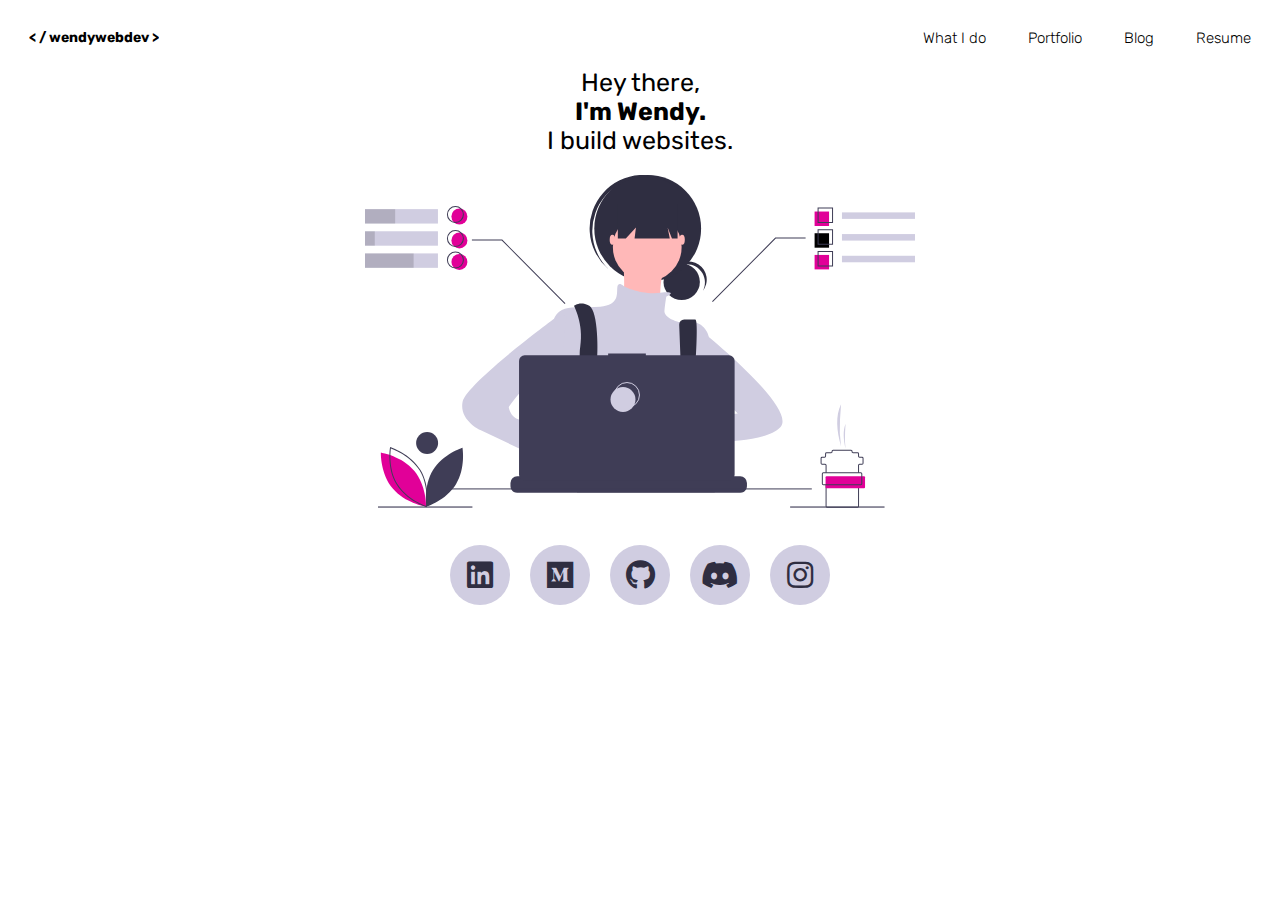
<file: index.html>
<!DOCTYPE html> 
<html>
    <head>
        <title>Home</title>
        <meta name="viewport" content="width=device-width, initial-scale=1.0">
        <link rel="stylesheet" href="style.css">
        <link rel='stylesheet' href='https://fonts.googleapis.com/css?family=Rubik:light300,400|Raleway|Gotu '>
        <link rel="stylesheet" href="https://use.fontawesome.com/releases/v5.13.0/css/all.css">
    </head>
        <body>
            <div class="container">
                <h1 class="logo"><a href="index.html"> < / wendywebdev > </a></h1>
                <nav class="nav-bar">
                    <ul>
                        <li><a href="about.html">What I do</a></li>
                        <li><a href="portfolio.html">Portfolio</a></li>
                        <li><a href="blog.html">Blog</a></li>
                        <li><a href="docs/WendyDoan_CV_2019_v.1.pdf" target="_blank">Resume</a></li>
                    </ul>
                <nav>
            </div>
            <section>
                        <heading class="home-greeting">
                            <p> Hey there,</p> 
                                <div><h2> I'm Wendy.<h2></div>
                            <p> I build websites.</p> 
                        <heading>              
                    <svg class="home-art" id="f61e7f2c-3df8-44b9-b514-d2b672d0e0d5" data-name="Layer 1" xmlns="http://www.w3.org/2000/svg" width="1100.99998" height="666.0509" viewBox="0 0 1100.99998 666.0509">
                        <title>dev_focus</title>
                        <circle cx="633.92942" cy="214.02012" r="36.39575" fill="#2f2e41"/>
                        <path d="M693.56939,295.60077a36.40082,36.40082,0,0,1,32.03938,53.66882,36.38708,36.38708,0,1,0-60.45438-39.98247A36.306,36.306,0,0,1,693.56939,295.60077Z" transform="translate(-49.50001 -116.97455)" fill="#2f2e41"/>
                        <circle cx="565.91872" cy="107.03051" r="106.9125" fill="#2f2e41"/>
                        <path d="M531.5098,157.67094A106.89328,106.89328,0,0,1,679.677,146.461c-.87424-.83106-1.73925-1.66885-2.64768-2.47643A106.91251,106.91251,0,0,0,534.96321,303.79182c.90844.80758,1.84178,1.56849,2.76952,2.33937A106.89337,106.89337,0,0,1,531.5098,157.67094Z" transform="translate(-49.50001 -116.97455)" fill="#2f2e41"/>
                        <circle cx="565.01268" cy="144.17807" r="68.8589" fill="#ffb8b8"/><path d="M565.58663,282.89754s9.06039,83.35551-5.43622,92.41589,83.35551,21.74492,83.35551,21.74492-14.49662-90.60382,21.74491-114.16081Z" transform="translate(-49.50001 -116.97455)" fill="#ffb8b8"/>
                        <path d="M652.5663,360.81682s26.98248-12.60018-11.87783-8.11216-72.38788-12.72672-72.38788-12.72672-11.77434-11.77849-13.58641.906,5.43623,36.24153-34.42945,39.86568-76.10721-7.2483-90.60382,19.93284-7.2483,144.9661-7.2483,144.9661,27.18114,97.85213,48.92606,112.34874,212.01292-5.43623,212.01292-5.43623L737.73388,554.709V440.54818s-7.2483-39.86568-57.98644-28.99322c0,0-32.61737-7.24831-30.8053-23.557S652.5663,360.81682,652.5663,360.81682Z" transform="translate(-49.50001 -116.97455)" fill="#d0cde1"/>
                        <path d="M478.55,727.24542c1.12-4.88,1.87-7.64,1.87-7.64l-.57995-3.97-5.97-40.54-2.51-17.1c21.74-9.06,27.18-50.74,27.18-50.74l.82-.49,3.71-2.22v-.01l13.32-7.99.27-.16,5.38,3.58,10.93,7.29c38.24,28.12,77.18,27.62,101.21,23.19,14.69-2.71,23.82-6.88,23.82-6.88l26.36-8.79.82-.27.81.12,15.46,2.34.28.05,1.28.19-3.58,24.75-5.19,35.97c13.71,7.26,25.9,20.9,36.56,37.71q3.54,5.58,6.86,11.61c2.88,5.2,5.63,10.61,8.25,16.15.32.66.63,1.33.94,2,1.01,2.17,2.01,4.36,2.98005,6.56H473.75c.36-2.21.72-4.32,1.07-6.35a1.54822,1.54822,0,0,0,.04-.21c.13-.68.25-1.34.36-2C476.44,736.79541,477.62,731.28546,478.55,727.24542Z" transform="translate(-49.50001 -116.97455)" fill="#2f2e41"/>
                        <path d="M467.73451,378.93759s19.93284,36.24152,12.68454,81.54343S502.164,618.13166,502.164,618.13166l21.74492-5.43623s-14.49661-94.228-10.87246-115.97289,3.62415-106.9125-14.49661-117.78495S467.73451,378.93759,467.73451,378.93759Z" transform="translate(-49.50001 -116.97455)" fill="#2f2e41"/><path d="M678.47286,416.59979l7.61685,200.62583,14.49661,9.06038s20.83888-220.16727,9.96642-220.16727H688.4302A9.97043,9.97043,0,0,0,678.47286,416.59979Z" transform="translate(-49.50001 -116.97455)" fill="#2f2e41"/><circle cx="462.63037" cy="487.56653" r="9.06038" fill="var(--main-theme-accent-color)"/><circle cx="643.838" cy="496.62692" r="9.06038" fill="var(--main-theme-accent-color)"/>
                        <polygon points="506.12 58.104 506.12 126.963 522.067 126.963 542.362 105.218 539.644 126.963 610.133 126.963 605.784 105.218 614.482 126.963 625.717 126.963 625.717 58.104 506.12 58.104" fill="#2f2e41"/><ellipse cx="495.24775" cy="129.68146" rx="5.43623" ry="9.96642" fill="#ffb8b8"/>
                        <ellipse cx="634.77762" cy="129.68146" rx="5.43623" ry="9.96642" fill="#ffb8b8"/>
                        <path d="M721.4252,612.69543s-82.44948-15.40265-87.8857,11.77849,91.50985,15.40265,91.50985,15.40265Z" transform="translate(-49.50001 -116.97455)" fill="#ffb8b8"/><path d="M719.61312,426.05157S917.12944,583.70221,880.88791,621.75581,706.92859,648.937,706.92859,648.937l9.06038-45.3019,79.73135-9.06038L755.85465,554.709l-36.24153,3.62415Z" transform="translate(-49.50001 -116.97455)" fill="#d0cde1"/>
                        <path d="M427.86884,688.80263l25.36906,19.93284s18.12077,56.17437,45.30191,39.86568S473.17074,674.306,473.17074,674.306l-30.80529-10.87246Z" transform="translate(-49.50001 -116.97455)" fill="#ffb8b8"/><path d="M453.2379,397.05835l-25.30065,7.61381s-175.83982,130.104-183.08812,166.34551S279.27858,627.192,279.27858,627.192l157.65064,74.29513,16.30868-43.48983-74.29513-38.05361s5.43623-10.87245-16.30868-12.68453S337.265,581.89013,337.265,581.89013s43.48983-67.04682,67.04682-52.55021,30.8053,25.36907,30.8053,25.36907Z" transform="translate(-49.50001 -116.97455)" fill="#d0cde1"/><path d="M814.1,733.45544v6.07a13.34008,13.34008,0,0,1-.91,4.87,13.68227,13.68227,0,0,1-.97,2,13.4373,13.4373,0,0,1-11.55,6.56H354.12a13.43736,13.43736,0,0,1-11.55-6.56,13.68842,13.68842,0,0,1-.97-2,13.34153,13.34153,0,0,1-.91-4.87v-6.07a13.42641,13.42641,0,0,1,13.43-13.43h25.74v-2.83a.55908.55908,0,0,1,.56-.56h13.43a.55908.55908,0,0,1,.56.56v2.83h8.39v-2.83a.55908.55908,0,0,1,.56-.56h13.43a.55908.55908,0,0,1,.56.56v2.83h8.4v-2.83a.55908.55908,0,0,1,.56-.56h13.43a.55908.55908,0,0,1,.56.56v2.83h8.39v-2.83a.55908.55908,0,0,1,.56-.56h13.43a.55908.55908,0,0,1,.56.56v2.83h8.39v-2.83a.55908.55908,0,0,1,.56-.56h13.43a.55908.55908,0,0,1,.56.56v2.83h8.4v-2.83a.55908.55908,0,0,1,.56-.56h13.43a.55908.55908,0,0,1,.56.56v2.83h8.39v-2.83a.55908.55908,0,0,1,.56-.56h105.2a.55908.55908,0,0,1,.56.56v2.83h8.4v-2.83a.55908.55908,0,0,1,.56-.56h13.43a.56552.56552,0,0,1,.56.56v2.83h8.39v-2.83a.55908.55908,0,0,1,.56-.56h13.43a.55908.55908,0,0,1,.56.56v2.83h8.39v-2.83a.55908.55908,0,0,1,.56-.56h13.43a.55908.55908,0,0,1,.56.56v2.83h8.4v-2.83a.55908.55908,0,0,1,.56-.56h13.43a.557.557,0,0,1,.55.56v2.83h8.4v-2.83a.55908.55908,0,0,1,.56-.56H738a.55908.55908,0,0,1,.56.56v2.83h8.39v-2.83a.55908.55908,0,0,1,.56-.56h13.43a.55908.55908,0,0,1,.56.56v2.83h39.17A13.42636,13.42636,0,0,1,814.1,733.45544Z" transform="translate(-49.50001 -116.97455)" fill="#3f3d56"/>
                        <rect x="161.44819" y="627.41618" width="732.99951" height="2" fill="#3f3d56"/><path d="M778.14246,477.82126H611.69957v-3.43053H536.22789v3.43053h-167.129a11.25861,11.25861,0,0,0-11.25861,11.25861v227.9115A11.25864,11.25864,0,0,0,369.09889,728.25H778.14246a11.25864,11.25864,0,0,0,11.25861-11.25865V489.07987A11.2586,11.2586,0,0,0,778.14246,477.82126Z" transform="translate(-49.50001 -116.97455)" fill="#3f3d56"/><circle cx="524.44819" cy="440.41618" r="25" fill="none" stroke="#d0cde1" stroke-miterlimit="10" stroke-width="2"/><circle cx="516.44819" cy="449.41618" r="25" fill="#d0cde1"/><rect x="26.02015" y="663.55077" width="189" height="2.26159" fill="#3f3d56"/><rect x="851.02015" y="663.55077" width="189" height="2.26159" fill="#3f3d56"/>
                        <path d="M185.63919,707.69176c-19.911,32.5064-13.06067,72.9409-13.06067,72.9409s39.1325-12.26879,59.04353-44.7752,13.06067-72.9409,13.06067-72.9409S205.55022,675.18536,185.63919,707.69176Z" transform="translate(-49.50001 -116.97455)" fill="#3f3d56"/><path d="M171.76594,780.90107l-1.13209-.17932c-.40938-.06491-41.158-6.81651-65.56214-36.01491-24.40427-29.19937-23.817-70.4997-23.809-70.91351l.02429-1.14573,1.13209.17932c.40939.06492,41.158,6.81651,65.56228,36.01588h0c24.40414,29.19841,23.81684,70.49874,23.80885,70.91255Z" transform="translate(-49.50001 -116.97455)" fill="var(--main-theme-accent-color)"/><path d="M173.37365,781.92912l-1.09375-.34277c-.39551-.124-39.7207-12.75586-59.59766-45.20605-19.87695-32.45118-13.26269-73.22266-13.19433-73.63086l.1914-1.12989,1.09375.34278c.39551.124,39.72071,12.75586,59.59766,45.207h0c19.87695,32.45019,13.2627,73.22168,13.19434,73.62988Zm-72.081-117.67773c-.90528,6.84277-4.51368,42.33594,13.09472,71.084,17.60938,28.74707,50.86719,41.65821,57.373,43.96192.90527-6.84278,4.51367-42.33594-13.09473-71.083h0C141.05627,679.46623,107.79846,666.5551,101.2926,664.25139Z" transform="translate(-49.50001 -116.97455)" fill="#3f3d56"/>
                        <circle cx="124.32091" cy="536.32762" r="22" fill="#3f3d56"/>
                        <polygon points="399.789 258.254 273.582 131.051 214 131.051 214 129.051 274.417 129.051 274.711 129.348 401.211 256.848 399.789 258.254" fill="#3f3d56"/>
                        <polygon points="696.211 254.254 822.417 127.051 882 127.051 882 125.051 821.582 125.051 821.289 125.348 694.789 252.848 696.211 254.254" fill="#3f3d56"/><rect x="0.00009" y="68.33964" width="145.99988" height="28.87712" fill="#d0cde1"/><rect x="0.00009" y="112.65108" width="145.99988" height="28.87712" fill="#d0cde1"/>
                        <rect x="0.00009" y="156.96251" width="145.99988" height="28.87712" fill="#d0cde1"/><rect x="0.0001" y="68.33965" width="60.39875" height="28.87712" opacity="0.15"/><rect y="112.65105" width="19.55356" height="28.87712" opacity="0.15"/><rect x="0.00009" y="156.96251" width="97.33325" height="28.87712" opacity="0.15"/>
                        <rect x="954.7761" y="74.82702" width="146.22388" height="13.02985" fill="#d0cde1"/><rect x="899.99998" y="73.14045" width="28.95522" height="28.95522" fill="var(--main-theme-accent-color)"/><rect x="899.99998" y="116.57329" width="28.95522" height="28.95522" fill="var(--main-theme-accent)"/><rect x="899.99998" y="160.00612" width="28.95522" height="28.95522" fill="var(--main-theme-accent-color)"/><path d="M986.45507,213.07037H955.5V182.1148h30.95508Zm-28.95508-2h26.95508V184.1148H957.5Z" transform="translate(-49.50001 -116.97455)" fill="#3f3d56"/><rect x="954.7761" y="118.25985" width="146.22388" height="13.02985" fill="#d0cde1"/><path d="M986.45507,256.503H955.5V225.54791h30.95508Zm-28.95508-2h26.95508V227.54791H957.5Z" transform="translate(-49.50001 -116.97455)" fill="#3f3d56"/><rect x="954.7761" y="161.69269" width="146.22388" height="13.02985" fill="#d0cde1"/><path d="M986.45507,299.93561H955.5V268.98053h30.95508Zm-28.95508-2h26.95508V270.98053H957.5Z" transform="translate(-49.50001 -116.97455)" fill="#3f3d56"/><circle cx="188.99998" cy="83.0509" r="16" fill="var(--main-theme-accent-color)"/><circle cx="188.99998" cy="131.0509" r="16" fill="var(--main-theme-accent-color)"/><circle cx="188.99998" cy="174.0509" r="16" fill="var(--main-theme-accent-color)"/><path d="M230.5,213.02545a17,17,0,1,1,17-17A17.019,17.019,0,0,1,230.5,213.02545Zm0-32a15,15,0,1,0,15,15A15.017,15.017,0,0,0,230.5,181.02545Z" transform="translate(-49.50001 -116.97455)" fill="#3f3d56"/><path d="M230.5,261.02545a17,17,0,1,1,17-17A17.019,17.019,0,0,1,230.5,261.02545Zm0-32a15,15,0,1,0,15,15A15.017,15.017,0,0,0,230.5,229.02545Z" transform="translate(-49.50001 -116.97455)" fill="#3f3d56"/><path d="M230.5,304.02545a17,17,0,1,1,17-17A17.019,17.019,0,0,1,230.5,304.02545Zm0-32a15,15,0,1,0,15,15A15.017,15.017,0,0,0,230.5,272.02545Z" transform="translate(-49.50001 -116.97455)" fill="#3f3d56"/><path d="M1038.5,713.02545h-2v-15a3.00328,3.00328,0,0,1,3-3h5a1.00067,1.00067,0,0,0,1-1v-10a1.00067,1.00067,0,0,0-1-1h-5a3.00328,3.00328,0,0,1-3-3v-5a1.00067,1.00067,0,0,0-1-1h-9a3.00328,3.00328,0,0,1-3-3v-1a1.00067,1.00067,0,0,0-1-1h-36a1.00067,1.00067,0,0,0-1,1v1a3.00328,3.00328,0,0,1-3,3h-9a1.00067,1.00067,0,0,0-1,1v5a3.00328,3.00328,0,0,1-3,3h-5a1.00067,1.00067,0,0,0-1,1v10a1.00067,1.00067,0,0,0,1,1h6a3.00328,3.00328,0,0,1,3,3v15h-2v-15a1.00067,1.00067,0,0,0-1-1h-6a3.00328,3.00328,0,0,1-3-3v-10a3.00328,3.00328,0,0,1,3-3h5a1.00067,1.00067,0,0,0,1-1v-5a3.00328,3.00328,0,0,1,3-3h9a1.00067,1.00067,0,0,0,1-1v-1a3.00328,3.00328,0,0,1,3-3h36a3.00328,3.00328,0,0,1,3,3v1a1.00067,1.00067,0,0,0,1,1h9a3.00328,3.00328,0,0,1,3,3v5a1.00067,1.00067,0,0,0,1,1h5a3.00328,3.00328,0,0,1,3,3v10a3.00328,3.00328,0,0,1-3,3h-5a1.00067,1.00067,0,0,0-1,1Z" transform="translate(-49.50001 -116.97455)" fill="#3f3d56"/><path d="M1035.5,783.02545h-61a3.00328,3.00328,0,0,1-3-3v-43h2v43a1.00067,1.00067,0,0,0,1,1h61a1.00067,1.00067,0,0,0,1-1v-43h2v43A3.00328,3.00328,0,0,1,1035.5,783.02545Z" transform="translate(-49.50001 -116.97455)" fill="#3f3d56"/><rect x="921.99998" y="603.0509" width="79" height="24" rx="2" fill="var(--main-theme-accent-color)"/><path d="M1042,738.02545H967a3.00328,3.00328,0,0,1-3-3v-20a3.00328,3.00328,0,0,1,3-3h75a3.00328,3.00328,0,0,1,3,3v20A3.00328,3.00328,0,0,1,1042,738.02545Zm-75-24a1.00067,1.00067,0,0,0-1,1v20a1.00067,1.00067,0,0,0,1,1h75a1.00067,1.00067,0,0,0,1-1v-20a1.00067,1.00067,0,0,0-1-1Z" transform="translate(-49.50001 -116.97455)" fill="#3f3d56"/><path d="M1002.5,660.02545v0a249.6283,249.6283,0,0,1-2.09463-54.11121L1002.5,576.02545h0c-11.54175,22.96553-8.93335,53.1922,0,83.99993Z" transform="translate(-49.50001 -116.97455)" fill="#d0cde1"/><path d="M1011.5,665.02545v0a183.49687,183.49687,0,0,1-1.00779-32.20905L1011.5,615.02545h0c-5.55309,13.67-4.29811,31.662,0,50Z" transform="translate(-49.50001 -116.97455)" fill="#d0cde1"/>
                    </svg>
            </section>
            <section>
            <div class="social-menu">
                <ul>
                    <li><a href="https://www.linkedin.com/in/wendyworks/"><i class="fab fa-linkedin"></i></a></li>
                    <li><a href="https://medium.com/@wendydoan"><i class="fab fa-medium"></i></a></li>
                    <li><a href="https://github.com/wendycodeworks"><i class="fab fa-github"></i></a></li>
                    <li><a href="#"><i class="fab fa-discord"></i></a></li>
                    <li><a href="https://www.instagram.com/wendyworks_/"><i class="fab fa-instagram"></i></a></li>
                </ul>
            </div>
        </section>
            <footer></footer>
</html>
</file>
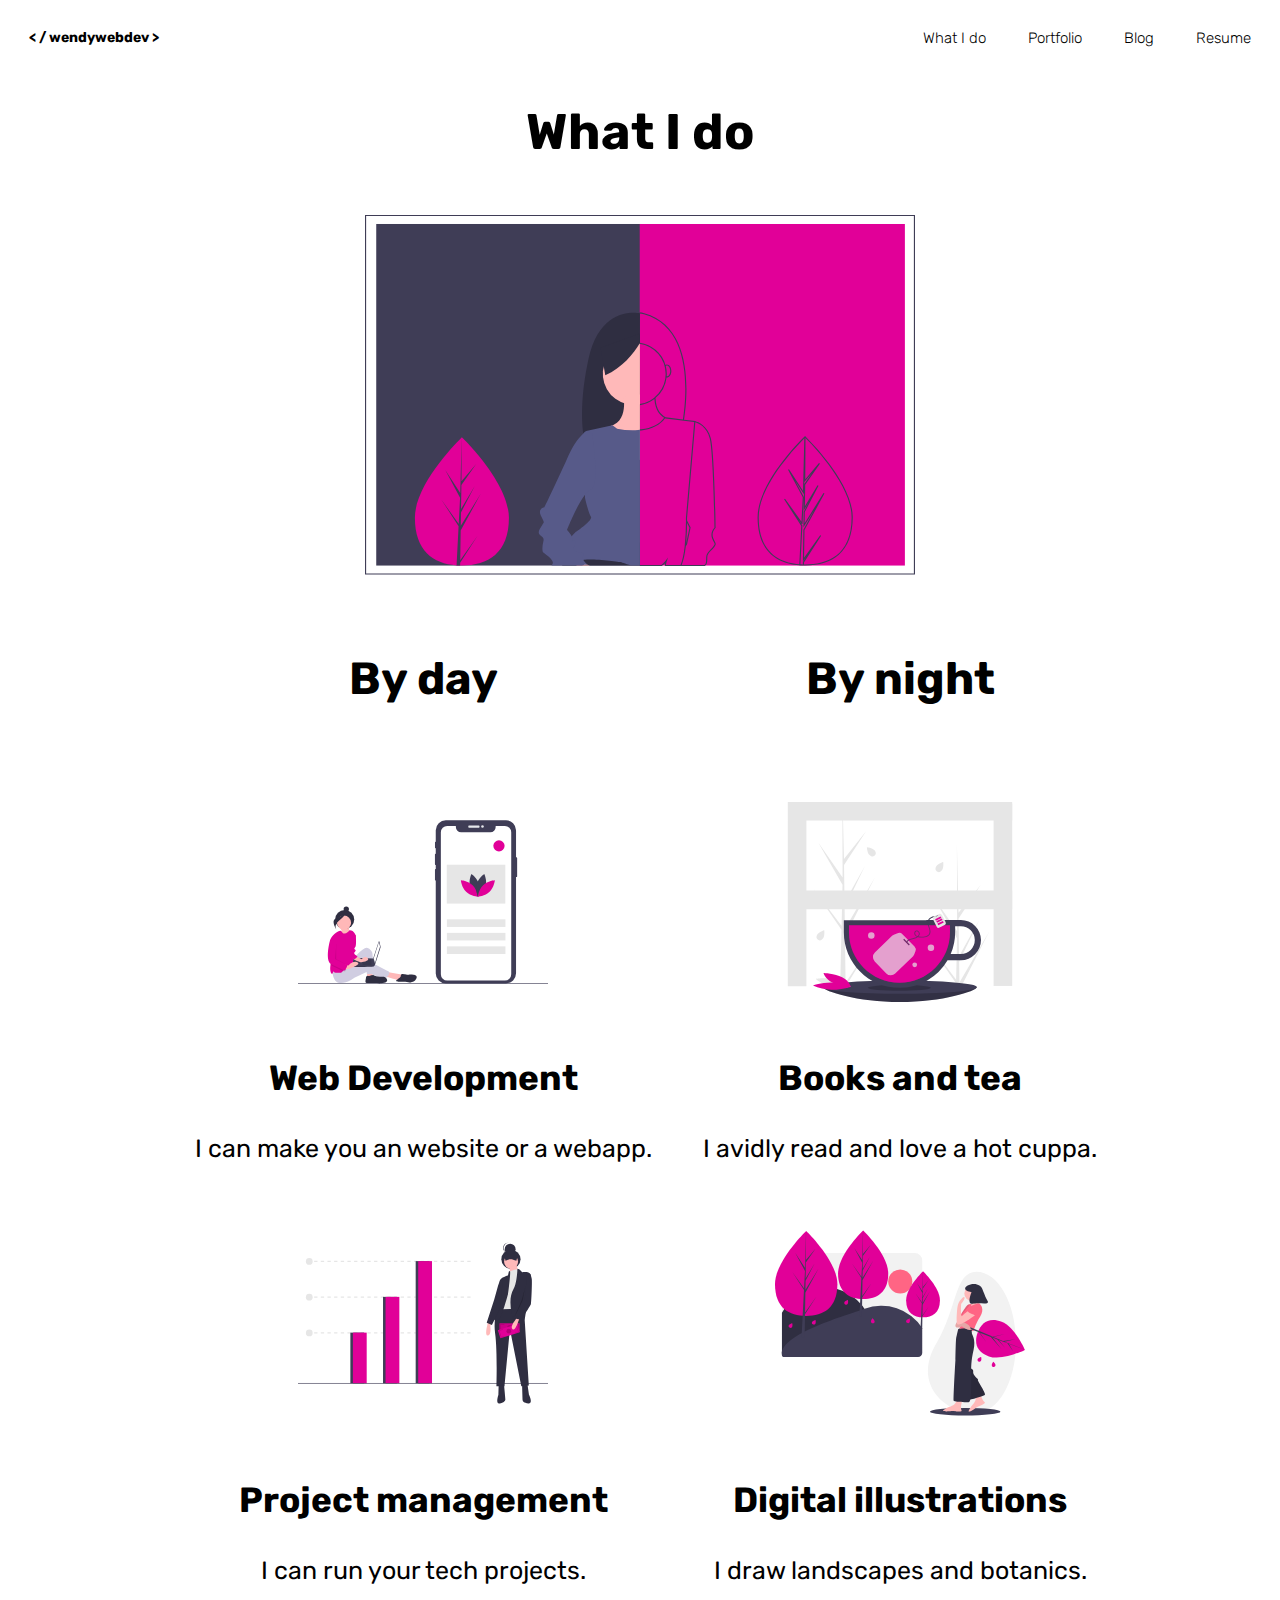
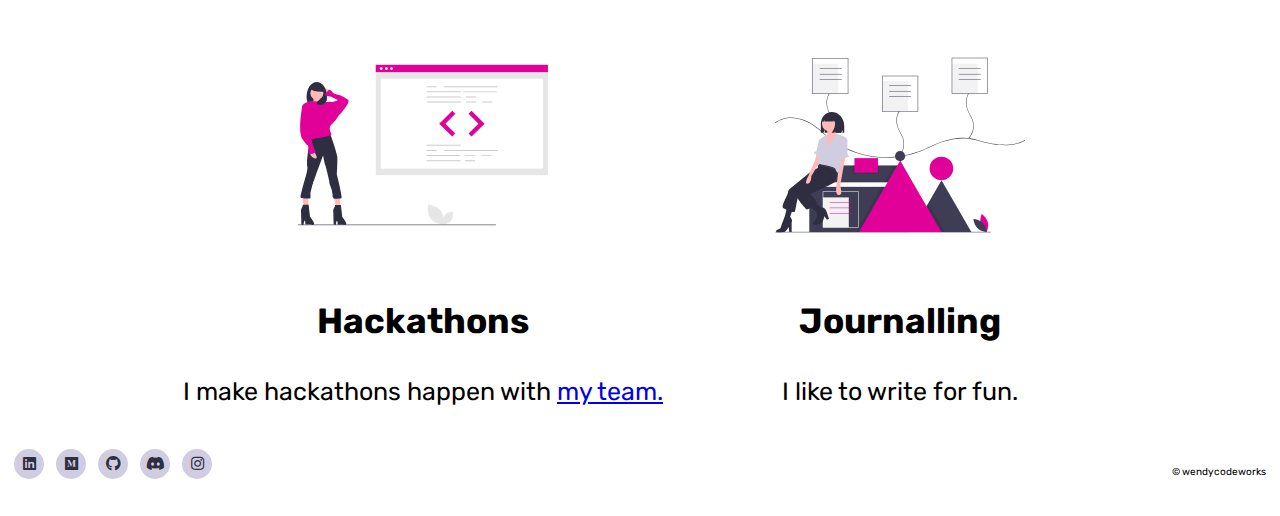
<file: about.html>
<!DOCTYPE html> 
<html>
    <head>
        <title>About </menu></title>
        <meta name="viewport" content="width=device-width, initial-scale=1.0">
        <link rel="stylesheet" href="style.css">
        <link rel='stylesheet' href='https://fonts.googleapis.com/css?family=Rubik:light300,400|Raleway|Gotu '>
        <link rel="stylesheet" href="https://use.fontawesome.com/releases/v5.13.0/css/all.css">
    </head>
        <body>
            <div class="container">
                <h1 class="logo"><a href="index.html"> < / wendywebdev > </a></h1>
                <nav class="nav-bar">
                    <ul>
                        <li><a href="about.html">What I do</a></li>
                        <li><a href="portfolio.html">Portfolio</a></li>
                        <li><a href="blog.html">Blog</a></li>
                        <li><a href="docs/WendyDoan_CV_2019_v.1.pdf" target="_blank">Resume</a></li>
                    </ul>
                </nav>
            </div>
            <heading>
                <h1 class="about-me-heading"> What I do</h1>
                 <div class="about-heading">   
                    <svg id="a568df60-cc88-4b90-b934-345dd9d3752a" data-name="Layer 1" xmlns="http://www.w3.org/2000/svg" width="979" height="640" viewBox="0 0 979 640">
                        <title>both_sides</title><path d="M1087,775H108V135h979Zm-977-2h975V137H110Z" transform="translate(-108 -135)" fill="#3f3d56"/>
                        <rect x="20" y="16" width="472" height="608" fill="#3f3d56"/><rect x="489" y="16" width="472" height="608" fill="var(--main-theme-accent-color)"/>
                        <path d="M730.88281,716.69141a61.7641,61.7641,0,0,1-3.07422-6.5625c-3.9375-9.84375,3.69239-17.67383,4.01954-18.00293l.29882-.29981-.00683-.42187c-.08692-5.458-2.19434-133.96485-8.51074-159.22657-5.70142-22.81091-23.34577-29.03735-27.46-30.19451l.00983-.1131-20.28931-2.60022c7.59345-50.00592,15.20294-165.635-70.75757-189.44568a55.48578,55.48578,0,0,0-9.08251-1.49854l-.18555,1.99121a54.74851,54.74851,0,0,1,8.73,1.4336c84.45129,23.39306,76.82715,137.81738,69.31122,187.26514l-30.72638-3.93781c-8.002-4.4892-17.03961-12.546-18.10047-34.165a56.4461,56.4461,0,0,0,19.769-36.69855,3.66933,3.66933,0,0,0,.43017.02552c4.44824,0,8.06641-5.20362,8.06641-11.6001s-3.61817-11.6001-8.06641-11.6001a3.44692,3.44692,0,0,0-2.43829.86987,56.393,56.393,0,0,0-45.67645-39.51489l-.28516,1.97949a54.12884,54.12884,0,0,1,0,107.13086l.28516,1.98047a55.50551,55.50551,0,0,0,25.99926-11.02868c1.37091,20.19506,9.98835,28.79833,17.36408,33.37872-8.42975,11.52838-22.08594,18.50854-40.62555,20.731-.99023.11914-1.98047.21875-2.97022.30761l.17872,1.99219c1.01025-.09082,2.02-.19238,3.02978-.31348,19.14356-2.29492,33.28906-9.55566,42.05469-21.585l.34649.04444c.06489.03576.131.07367.1955.10888l.04279-.07837,51.24237,6.56763L679.24414,674.374l-.00488.05567.001.05566c.001.00684.04,1.57715.04,4.33985v.23144l.00092.00177a418.97187,418.97187,0,0,1-2.205,45.12128c-1.65429,14.8623-4.166,26.23437-7.46679,33.82031H643.71973a23.55617,23.55617,0,0,1,1.415-6.88086l2.31543-6.63672L643.376,750.21a39.58178,39.58178,0,0,1-7.99317,7.79H597v2h39.03516l.26269-.19141a44.42668,44.42668,0,0,0,5.7793-5.03613,21.651,21.651,0,0,0-.36719,4.24707l.01856.98047H712.791l.23339-.13672c4.25586-2.49023,4.25586-7.09082,4.25586-15.44336,0-5.23926,3.51856-8.75781,7.24414-12.4834a41.375,41.375,0,0,0,5.30762-6.042C733.01367,721.12207,732.88086,720.458,730.88281,716.69141Zm-87.40332-312.625c.75684-.80957.96094-1.02686,1.77832-1.02686,3.28809,0,6.06641,4.39649,6.06641,9.6001,0,5.16894-2.74024,9.541-6,9.59961a2.24239,2.24239,0,0,0-.27191-.496c.08642-1.25983.145-2.52607.145-3.80384a55.43572,55.43572,0,0,0-1.76288-13.8255Zm42.06836,287.4873-5.972,27.87543c1.34588-14.257,1.6549-28.18457,1.70172-36.3902ZM728.168,724.78516a39.84372,39.84372,0,0,1-5.05762,5.73632c-3.84961,3.85059-7.83008,7.83106-7.83008,13.89844,0,8.19434-.11914,11.708-3.042,13.58008H671.78033c3.19556-7.71228,5.63434-18.919,7.25513-33.3504l2.1413-3.1496,6.47461-30.21387L681.28,678.58362c-.00177-2.33722-.03211-3.79572-.03876-4.09241l14.73273-170.48205c4.32556,1.2788,20.3789,7.38623,25.696,28.65295,6.08789,24.35449,8.30762,150.27832,8.44336,158.375-1.51758,1.70508-8.12305,9.93262-4.16211,19.834a63.73517,63.73517,0,0,0,3.165,6.75782C730.81055,720.82227,730.81055,720.82227,728.168,724.78516Z" transform="translate(-108 -135)" fill="#3f3d56"/>
                        <path d="M597.37,309.74V533.09l-43.65,5.09-38.8999,4.55L501.21,544.31v.01l-.63989.07s-2.25-6.89-4.02-20.63c-3.06006-23.75-4.69006-67.96,9.26-132.37C524.41992,305.42,580.51,307.16,597.37,309.74Z" transform="translate(-108 -135)" fill="#2f2e41"/>
                        <polygon points="486.37 582.85 489.37 583 489.37 623.92 350.94 623.92 353.89 612.78 357.61 598.74 374.89 581.46 378.81 577.54 486.37 582.85" fill="#2f2e41"/>
                        <path d="M597.37,363.82V471.9a55.1261,55.1261,0,1,1-10.92005-109.16,54.48287,54.48287,0,0,1,10.36011.98C597,363.75,597.17993,363.78,597.37,363.82Z" transform="translate(-108 -135)" fill="#ffb9b9"/>
                        <path d="M597.37,454.57V571.68l-43.65-33.5L528.15,518.56l20.43006-9.29c.91992-.41,1.87988-.85,2.88989-1.31,15.23-6.92,17.80005-25.61,17.75-37.73a76.88274,76.88274,0,0,0-.79-11.03Z" transform="translate(-108 -135)" fill="#ffb9b9"/>
                        <path d="M594.37,517.79c1-.09,2-.19,3-.31V758.92H581.35c-10.19007-3.09-18.22-6.1-18.22-6.1s-48.76-6.36-63.6-4.24c-.83008.12-1.81006.26-2.92.42-8.95008,1.28-25.92005,3.37-34.72-1.22-8.77-4.57-9.44-15.77,13.96-41q3.07506-3.315,6.72009-6.96S514.37,678.62,510.13,672.26s-10.6-33.92-10.6-33.92l.1-5.45,1.58-88.57v-.01l.44006-24.69,46.93006-10.35,8.18994,6.11A132.03814,132.03814,0,0,0,594.37,517.79Z" transform="translate(-108 -135)" fill="#575a89"/>
                        <path d="M508.5321,758.92126h-25.31l9.95-3.98s3.86.71,9.38,2.22C504.39215,757.66125,506.41211,758.24127,508.5321,758.92126Z" transform="translate(-108 -135)" fill="#ffb9b9"/>
                        <path d="M510.13214,623.50122c-3.27,1.23-6.85,4.65-10.5,9.39-15.32,19.85-31.9,62.69-31.9,62.69s5.59,5.59,8.12,11.2c1.29,2.86,1.79,5.73.36005,7.88-4.24,6.36,0,0,4.24,0,1.65,0,2.34.64,2.44,1.8.15,1.82-1.15,4.92-2.44,8.8-2.12,6.36,0,8.48,10.6,10.6s4.24,2.12,4.24,8.48a10.07562,10.07562,0,0,0,1.32,4.66,28.8671,28.8671,0,0,0,7.16,8.06005c-.42005.03-.82.06-1.22.1a32.50421,32.50421,0,0,0-8.31,1.76h-54.27a12.76744,12.76744,0,0,0,2.32-3.98c2.12-6.36-14.84-16.96-16.96-19.08s-2.12-10.6,0-19.08-2.12-8.48-6.36-12.72,0-10.6,4.24-16.96,4.24-4.24-2.12006-16.96,6.36005-14.84,6.36005-14.84,27.56-57.24,42.4-91.16c9.81-22.43,20.56-34.67,26.7-40.38a38.90475,38.90475,0,0,1,5.1-4.14l10.6,4.24s1.23,7.71,2.57,18.86C518.16211,570.32122,522.21216,618.97125,510.13214,623.50122Z" transform="translate(-108 -135)" fill="#575a89"/>
                        
                        <path d="M597.37,345.71V362.8c-.18006.31-.37.61-.55994.92-11.06006,18.15-30.79,43.1-61.11011,56.71l-2.72-15.97-5.66992-33.28Z" transform="translate(-108 -135)" fill="#2f2e41"/>
                        <path d="M364.192,673.94127c.03061,63.03091-37.43,85.05421-83.6489,85.07666q-1.61039.00078-3.20524-.0344-3.21309-.06777-6.35929-.2897c-41.71555-2.93328-74.13856-26.05266-74.167-84.67127-.02946-60.663,77.46487-137.25615,83.2767-142.91949.00508,0,.00508,0,.01022-.00515.22079-.21583.33379-.32374.33379-.32374S364.16142,610.91548,364.192,673.94127Z" transform="translate(-108 -135)" fill="var(--main-theme-accent-color)"/>
                        <path d="M277.49243,749.378l30.58807-42.782-30.66285,47.47688-.07976,4.91061q-3.21309-.06777-6.35929-.2897l3.26708-63.05822-.02588-.48794.05639-.09251.31049-5.95857-30.78607-47.56516,30.87633,43.10143.07767,1.26357,2.46809-47.643-26.35908-49.15453,26.67862,40.78176,2.546-98.77764.01006-.32872.00016.32357-.39357,77.8964,26.19691-30.89382-26.3067,37.60224-.67271,42.6596L303.38856,617.412,278.8279,664.63415l-.37372,23.7209,35.50712-57.00244-35.6418,65.27752Z" transform="translate(-108 -135)" fill="#3f3d56"/>
                        <path d="M934.10059,577.12305A439.83284,439.83284,0,0,0,892.124,529.05176l-.68847-.65821-1.0459.99415c-8.55762,8.33886-83.60742,83.21679-83.57813,143.63574.03192,65.81183,40.082,82.934,74.1175,85.59186l-.00031.00579.97949.06934c2.10157.14941,4.25782.24805,6.40625.293l.00641.00006,1.00043.02045.00012-.00934c.69177.01031,1.38269.023,2.078.023h.14356c25.33691-.0127,45.4668-6.459,59.83008-19.16113,16.4834-14.5752,24.834-37.08887,24.81933-66.915C976.17578,640.1084,953.294,602.71289,934.10059,577.12305Zm-26.73536,83.36914-19.042,34.875-.88086,56.19922,7.84668-10.97559-7.86621,12.17969-.06824,4.17962c-.23211-.00665-.46356-.01507-.69549-.023q-1.51154-.0519-3.00787-.13781c-.20765-.012-.41572-.0232-.62256-.03614l3.21643-62.06567.00195-.05273-.01172-.23145.36719-6.57812L878.666,675.56348l6.03027,8.418.06055.97656,1.99707-.00977,2.46777-47.64258.01367-.27832L873.5918,607.85352l15.73144,24.04882-.459,29.18164,8.9834-15.03613-9.01563,17.334-.43457,27.56152Zm-98.55371,12.53027c-.01172-25.12988,13.19532-55.91211,39.25489-91.49316a446.63133,446.63133,0,0,1,41.96051-48.96955L887.625,625.65234l-24.9248-38.10156-1.71778,1.02051L887.21,637.48047,884.96,680.915l-29.34668-40.96582-1.65234,1.125,30.61035,47.29394L884.291,693.75l-.08692.1416.041.74512-3.21259,61.98157C847.85284,754.009,808.84247,737.26923,808.81152,673.02246ZM903.74316,594.165l-13.81543,19.74609.0918-3.5625ZM891.542,757.01758c-.73425-.002-1.46032-.01337-2.18793-.0235l.059-3.6181,30.50683-47.23731-1.65332-1.125L889.542,745.18945l.77344-49.29687L925.83887,630.832l-1.72657-1.00781-33.60156,53.94336.31348-19.88184,24.45117-47.01269-1.74512-.97364-22.54882,37.74122.60839-38.61524,26.13086-37.35156-1.582-1.21973L891.71875,605.252l.37115-73.43152c10.73133,10.64588,82.07386,83.609,82.10248,141.121C974.22559,742.39844,929.26563,756.999,891.542,757.01758Z" transform="translate(-108 -135)" fill="#3f3d56"/>
                    </svg>
                </heading>
                <section>
                    <div class="about-content-wrapper">
                        <div class="about-content">
                            <div class="about-content-item">
                            <h2> By day </h2>
                            </div>
                            <div class="about-content-item">
                                <svg id="e4e5ac1e-f7c3-49db-bea6-73c2d2e1dfe0" data-name="Layer 1" xmlns="http://www.w3.org/2000/svg" width="888" height="580.72337" viewBox="0 0 888 580.72337"><title>mobile_development</title><path d="M304.55839,539.72318s10.80448,17.13628,6.94581,21.776,28.94959,4.75576,28.94959,4.75576-4.92815-24.9281-3.4777-30.665Z" transform="translate(-156 -159.63832)" fill="#ffb8b8"/><circle cx="165.82548" cy="352.4157" r="33.87953" fill="#2f2e41"/>
                                    <polygon points="245.51 536.052 245.51 556.137 265.594 551.952 263.921 537.726 245.51 536.052" fill="#ffb8b8"/><path d="M472.64248,699.03783l56.06912,9.20538-14.2265,20.92131s-39.33207-13.38964-49.3743-13.38964S472.64248,699.03783,472.64248,699.03783Z" transform="translate(-156 -159.63832)" fill="#ffb8b8"/><path d="M345.44089,658.86891s41.84263-48.53745,55.23227-46.02689,19.24761,17.5739,19.24761,17.5739l7.53167,74.47988s-26.77928,2.51055-26.77928,0-5.02112-56.06912-5.02112-56.06912S356.32,735.85934,335.39866,678.11652Z" transform="translate(-156 -159.63832)" fill="#d0cde1"/><path d="M277.65584,691.50616s.83685,43.84262,25.94243,46.35318,52.7217-18.737,52.7217-18.737l45.19-21.64944s53.55856,28.34426,69.45876,20.81259c0,0,16.73705-17.57391,5.858-22.595s-.83685,0-.83685,0l-64.43765-33.4741s-12.55279-3.34741-34.31095,5.858-51.048,13.38964-51.048,13.38964Z" transform="translate(-156 -159.63832)" fill="#d0cde1"/><circle cx="163.49846" cy="363.66048" r="25.10558" fill="#ffb8b8"/>
                                    <path d="M355.48312,593.59441l-1.6737,35.14781s.83685,46.02689-6.69482,49.3743c-3.80767,1.6904-11.45652,5.088-18.52793,8.80365-5.30562,2.77836-10.2849,5.72409-13.06326,8.25978a9.36818,9.36818,0,0,0-1.88291,2.18417c-3.34741,5.858-25.10558,5.02112-30.1267.83686s-1.6737,5.02111-5.858,6.69482c-4.05039,1.62349-9.66564-11.649-6.22619-31.46569.1088-.66109.23435-1.33057.36822-2.00841,3.84117-19.20578-2.19255-65.20759-1.26366-82.98233a31.2726,31.2726,0,0,1,.42681-4.05034c2.51055-13.38964,34.54529-40.63755,40.53714-29.03041,7.381,14.32691,24.33568,1.23852,27.24791-5.28054,16.73705-.83685,22.595,19.24761,22.595,19.24761Z" transform="translate(-156 -159.63832)" fill="var(--main-theme-accent-color)"/><path d="M423.26818,708.24321s-13.38964,5.02111-17.57391,4.18426-8.36852,2.51056-8.36852,7.53167-5.02112,16.737,2.51056,17.57391,38.49521-.83686,45.19,1.6737c0,0,30.12669.83685,27.61614-11.71593s-15.06335-11.71594-15.06335-11.71594S423.26818,714.10117,423.26818,708.24321Z" transform="translate(-156 -159.63832)" fill="#2f2e41"/><path d="M521.17992,710.75376s1.67371-5.02111,4.18427-5.02111,22.595,3.34741,25.10557,2.51056,31.8004-2.51056,26.77928,11.71593-21.75816,15.9002-21.75816,15.9002-30.12669-3.34741-34.311-2.51056-19.24761,0-16.73705-4.18426S522.85363,717.44858,521.17992,710.75376Z" transform="translate(-156 -159.63832)" fill="#2f2e41"/><path d="M445.00463,590.55116l4.59111,18.93835a1.18275,1.18275,0,0,1-.023.6392L428.7465,675.21078a1.18288,1.18288,0,0,1-2.30193-.22695l-2.88107-25.35342a1.18282,1.18282,0,0,1,.05063-.5l19.11622-58.667A1.18289,1.18289,0,0,1,445.00463,590.55116Z" transform="translate(-156 -159.63832)" fill="#3f3d56"/><polygon points="287.316 432.512 291.555 448.761 273.186 508.105 268.947 489.737 287.316 432.512" fill="#fff"/>
                                    <path d="M350.76762,680.45975c.70648,2.11943,73.47331-.70647,74.17979-1.41294a15.33535,15.33535,0,0,0,1.55421-2.8259c.66413-1.413,1.27169-2.8259,1.27169-2.8259l-2.8259-22.87563L352.887,647.96194s-1.80154,19.38566-2.16892,28.259A21.19873,21.19873,0,0,0,350.76762,680.45975Z" transform="translate(-156 -159.63832)" fill="#3f3d56"/>
                                    <polygon points="259.763 493.975 261.176 513.757 229.385 513.757 229.385 493.975 259.763 493.975" opacity="0.1"/><polygon points="218.788 500.334 218.978 500.296 218.081 508.811 200.419 508.811 200.419 500.334 218.788 500.334" opacity="0.1"/><path d="M350.76762,680.45975c.70648,2.11943,73.47331-.70647,74.17979-1.41294a15.33535,15.33535,0,0,0,1.55421-2.8259h-75.7835A21.19873,21.19873,0,0,0,350.76762,680.45975Z" transform="translate(-156 -159.63832)" opacity="0.1"/>
                                    <circle cx="171.43866" cy="315.37883" r="9.44184" fill="#2f2e41"/><path d="M324.59935,485.29456s-9.64664,16.04562-32.07831,22.0523-.18324,39.71527-.18324,39.71527-8.09034-12.25767,3.57888-25.23887S326.3647,499.96712,324.59935,485.29456Z" transform="translate(-156 -159.63832)" fill="#2f2e41"/>
                                    <path d="M328.58667,686.92017c-2.067,3.90814-4.49389,7.96685-4.90394,9.6071-.27618,1.113-3.339.46864-8.15932-1.34732-9.66563-3.65709-26.41944-12.03394-42.05184-20.41084a13.20191,13.20191,0,0,1-2.04192-1.339c.1088-.66109.23435-1.33057.36822-2.00841,3.84117-19.20578-2.19255-65.20759-1.26366-82.98233l7.12163-2.37663,14.22649,13.38964v56.906s36.82151,20.08446,39.33207,21.75817C332.49481,678.97007,330.729,682.86146,328.58667,686.92017Z" transform="translate(-156 -159.63832)" opacity="0.1"/><path d="M359.66738,641.295l22.595,11.71594s13.38964-14.22649,21.75817-3.34741S379.75185,663.89,379.75185,663.89s-28.453-6.69482-29.28984-15.9002S359.66738,641.295,359.66738,641.295Z" transform="translate(-156 -159.63832)" fill="#ffb8b8"/><path d="M322.009,672.25855l13.38964,3.34741S350.462,657.1952,366.36221,663.89s-20.08447,20.08446-20.08447,20.08446-19.2476,10.04223-26.77928,1.67371S322.009,672.25855,322.009,672.25855Z" transform="translate(-156 -159.63832)" fill="#ffb8b8"/><path d="M351.29886,561.794c.83685.83686,10.04223,7.53168,10.04223,7.53168s2.51056,31.80039-.83685,38.49521-5.858,6.69482-3.34741,10.04223,5.858.83686,2.51055,6.69482-6.69482,5.02112-4.18426,7.53168,1.67371,3.34741,1.67371,3.34741l10.04223,8.36852s-6.16116,9.81321-13.95966,9.09087-14.49333-38.38071-14.49333-38.38071Z" transform="translate(-156 -159.63832)" fill="var(--main-theme-accent-color)"/><path d="M277.65584,581.87847l-7.53168,2.51056s-20.08446,73.643,3.34741,86.19581,49.3743,25.10558,50.21116,21.75817S333.725,675.606,331.2144,673.93225s-39.33207-21.75816-39.33207-21.75816v-56.906Z" transform="translate(-156 -159.63832)" fill="var(--main-theme-accent-color)"/><polygon points="132.953 452.785 131.28 492.954 175.633 513.876 134.627 492.954 132.953 452.785" opacity="0.1"/><path d="M934.39972,293.39833v65.68a2.29614,2.29614,0,0,1-2.29,2.29h-1.62989v342.15a35.702,35.702,0,0,1-35.70007,35.7H680.9898a35.69346,35.69346,0,0,1-35.69006-35.7v-330.15h-1.18005a1.6176,1.6176,0,0,1-1.62-1.61005V334.37837a1.61971,1.61971,0,0,1,1.62-1.62006h1.18005V318.67836h-1.19006a1.69647,1.69647,0,0,1-1.68994-1.7v-36.87a1.69432,1.69432,0,0,1,1.68994-1.69h1.19006v-19.22h-1.21008a1.498,1.498,0,0,1-1.5-1.5v-20.12a1.5066,1.5066,0,0,1,1.5-1.51h1.21008v-40.74a35.69136,35.69136,0,0,1,35.69006-35.69H894.77972a35.69991,35.69991,0,0,1,35.70007,35.69v95.78h1.62989A2.29609,2.29609,0,0,1,934.39972,293.39833Z" transform="translate(-156 -159.63832)" fill="#3f3d56"/><rect x="604.90335" y="18.3068" width="39.82343" height="8.08642" rx="2.54189" fill="#e6e8ec"/><circle cx="655.33477" cy="22.35" r="4.58665" fill="#e6e8ec"/><path d="M913.38473,202.38814v504.09a22.65045,22.65045,0,0,1-22.65,22.64h-204.65a22.61062,22.61062,0,0,1-22.65-22.64v-504.09a22.64906,22.64906,0,0,1,22.65-22.65h30.63v3.93a18.65015,18.65015,0,0,0,18.65,18.65h104.08a18.6501,18.6501,0,0,0,18.65-18.65v-3.93h32.64A22.64266,22.64266,0,0,1,913.38473,202.38814Z" transform="translate(-156 -159.63832)" fill="#fff"/><rect x="528.82677" y="351.95881" width="208" height="27" fill="#e6e6e6"/><rect x="528.82677" y="399.95881" width="208" height="27" fill="#e6e6e6"/><rect x="528.82677" y="447.95881" width="208" height="27" fill="#e6e6e6"/><circle cx="713.82677" cy="90.95881" r="20" fill="var(--main-theme-accent-color)"/><rect x="528.40973" y="157.95881" width="208" height="138" fill="#e6e6e6"/><path d="M767.2354,395.188c6.07317,22.45006,26.87512,36.35394,26.87512,36.35394s10.95541-22.49485,4.88225-44.94491-26.87512-36.35394-26.87512-36.35394S761.16224,372.738,767.2354,395.188Z" transform="translate(-156 -159.63832)" fill="#3f3d56"/><path d="M776.15949,390.36329c16.66485,16.22255,18.70034,41.1604,18.70034,41.1604s-24.98357-1.36412-41.64842-17.58667-18.70033-41.1604-18.70033-41.1604S759.49464,374.14073,776.15949,390.36329Z" transform="translate(-156 -159.63832)" fill="var(--main-theme-accent-color)"/><path d="M822.48425,395.188c-6.07317,22.45006-26.87512,36.35394-26.87512,36.35394s-10.95541-22.49485-4.88225-44.94491S817.602,350.24314,817.602,350.24314,828.55741,372.738,822.48425,395.188Z" transform="translate(-156 -159.63832)" fill="#3f3d56"/><path d="M813.56016,390.36329c-16.66484,16.22255-18.70033,41.1604-18.70033,41.1604s24.98356-1.36412,41.64841-17.58667,18.70033-41.1604,18.70033-41.1604S830.225,374.14073,813.56016,390.36329Z" transform="translate(-156 -159.63832)" fill="var(--main-theme-accent-color)"/><rect y="578.48265" width="888" height="2.24072" fill="#3f3d56"/></svg>
                                <h3> Web Development </h3>
                                    <p> I can make you an website or a webapp.</p>
                            </div>
                            <div class="about-content-item">
                                <svg id="b56ce292-c2ef-482a-b84e-c8d73988b32f" data-name="Layer 1" xmlns="http://www.w3.org/2000/svg" width="888" height="572.01129" viewBox="0 0 888 572.01129"><title>investment_data</title><rect x="39.5" y="318.70885" width="6" height="5" fill="#e6e6e6"/><path d="M769.0293,487.70321H757.20605v-5H769.0293Zm-23.64649,0H733.55859v-5h11.82422Zm-23.64746,0H709.91211v-5h11.82324Zm-23.64648,0H686.26465v-5h11.82422Zm-23.64746,0H662.61816v-5h11.82325Zm-23.64746,0H638.9707v-5H650.794Zm-23.64649,0H615.32422v-5h11.82324Zm-23.64746,0H591.67676v-5H603.5Zm-23.647,0H568.02979v-5H579.853Zm-23.647,0H544.38232v-5h11.82373Zm-23.647,0H520.73535v-5h11.82373Zm-23.647,0H497.08838v-5h11.82373Zm-23.647,0H473.44141v-5h11.82373Zm-23.64746,0H449.79443v-5h11.82325Zm-23.647,0H426.14746v-5H437.9707Zm-23.647,0H402.5v-5h11.82373Zm-23.647,0H378.853v-5h11.82373Zm-23.647,0H355.20605v-5h11.82374Zm-23.64747,0H331.55908v-5h11.82324Zm-23.647,0H307.91211v-5h11.82324Zm-23.647,0H284.26514v-5h11.82324Zm-23.647,0H260.61768v-5h11.82373Zm-23.647,0H236.9707v-5h11.82373Zm-23.647,0H213.32373v-5h11.82373Z" transform="translate(-156 -163.99436)" fill="#e6e6e6"/><rect x="39.5" y="191.70885" width="6" height="5" fill="#e6e6e6"/><path d="M769.0293,360.70321H757.20605v-5H769.0293Zm-23.64649,0H733.55859v-5h11.82422Zm-23.64746,0H709.91211v-5h11.82324Zm-23.64648,0H686.26465v-5h11.82422Zm-23.64746,0H662.61816v-5h11.82325Zm-23.64746,0H638.9707v-5H650.794Zm-23.64649,0H615.32422v-5h11.82324Zm-23.64746,0H591.67676v-5H603.5Zm-23.647,0H568.02979v-5H579.853Zm-23.647,0H544.38232v-5h11.82373Zm-23.647,0H520.73535v-5h11.82373Zm-23.647,0H497.08838v-5h11.82373Zm-23.647,0H473.44141v-5h11.82373Zm-23.64746,0H449.79443v-5h11.82325Zm-23.647,0H426.14746v-5H437.9707Zm-23.647,0H402.5v-5h11.82373Zm-23.647,0H378.853v-5h11.82373Zm-23.647,0H355.20605v-5h11.82374Zm-23.64747,0H331.55908v-5h11.82324Zm-23.647,0H307.91211v-5h11.82324Zm-23.647,0H284.26514v-5h11.82324Zm-23.647,0H260.61768v-5h11.82373Zm-23.647,0H236.9707v-5h11.82373Zm-23.647,0H213.32373v-5h11.82373Z" transform="translate(-156 -163.99436)" fill="#e6e6e6"/><rect x="39.5" y="64.70885" width="6" height="5" fill="#e6e6e6"/><path d="M769.0293,233.70321H757.20605v-5H769.0293Zm-23.64649,0H733.55859v-5h11.82422Zm-23.64746,0H709.91211v-5h11.82324Zm-23.64648,0H686.26465v-5h11.82422Zm-23.64746,0H662.61816v-5h11.82325Zm-23.64746,0H638.9707v-5H650.794Zm-23.64649,0H615.32422v-5h11.82324Zm-23.64746,0H591.67676v-5H603.5Zm-23.647,0H568.02979v-5H579.853Zm-23.647,0H544.38232v-5h11.82373Zm-23.647,0H520.73535v-5h11.82373Zm-23.647,0H497.08838v-5h11.82373Zm-23.647,0H473.44141v-5h11.82373Zm-23.64746,0H449.79443v-5h11.82325Zm-23.647,0H426.14746v-5H437.9707Zm-23.647,0H402.5v-5h11.82373Zm-23.647,0H378.853v-5h11.82373Zm-23.647,0H355.20605v-5h11.82374Zm-23.64747,0H331.55908v-5h11.82324Zm-23.647,0H307.91211v-5h11.82324Zm-23.647,0H284.26514v-5h11.82324Zm-23.647,0H260.61768v-5h11.82373Zm-23.647,0H236.9707v-5h11.82373Zm-23.647,0H213.32373v-5h11.82373Z" transform="translate(-156 -163.99436)" fill="#e6e6e6"/><rect x="186" y="320.20885" width="49" height="180" fill="#3f3d56"/><rect x="195" y="320.20885" width="49" height="180" fill="var(--main-theme-accent-color)"/><rect x="302" y="193.20885" width="49" height="307" fill="#3f3d56"/><rect x="311" y="193.20885" width="49" height="307" fill="var(--main-theme-accent-color)"/><rect x="418" y="66.20885" width="49" height="434" fill="#3f3d56"/><rect x="427" y="66.20885" width="49" height="434" fill="var(--main-theme-accent-color)"/><circle cx="40" cy="67.20885" r="12" fill="#e6e6e6"/><circle cx="40" cy="194.20885" r="12" fill="#e6e6e6"/><circle cx="40" cy="321.20885" r="12" fill="#e6e6e6"/><rect y="499.08849" width="888" height="2.24072" fill="#3f3d56"/><circle cx="756.34414" cy="59.79509" r="34.03721" fill="#2f2e41"/><path d="M830.0109,447.79106l-1.83985,11.0391s-10.11917,37.7169,2.75977,35.877,8.27932-34.0372,8.27932-34.0372L841.05,450.55084Z" transform="translate(-156 -163.99436)" fill="#ffb9b9"/><path d="M943.62157,395.81533H869.10769s-21.15827,33.11728-12.879,91.07252,4.59963,187.6646,4.59963,187.6646H889.346l19.31841-203.30331,40.47668,203.30331,26.67781-2.75977L961.10014,437.21193Z" transform="translate(-156 -163.99436)" fill="#2f2e41"/><path d="M868.64773,671.33271l-.91993,34.03721s-11.959,34.03721,5.51955,30.35751,19.31841-11.0391,19.31841-13.79887-4.59962-50.59585-4.59962-50.59585Z" transform="translate(-156 -163.99436)" fill="#2f2e41"/><path d="M971.14429,668.74665l5.26653,36.39965s16.21493,32.22771-1.59075,30.81417-20.57186-8.47712-20.9249-11.21421-1.91058-53.52833-1.91058-53.52833Z" transform="translate(-156 -163.99436)" fill="#2f2e41"/><circle cx="756.8041" cy="68.53437" r="24.83796" fill="#ffb9b9"/><polygon points="775.663 79.114 785.782 114.071 765.543 134.309 754.504 114.991 750.825 87.393 775.663 79.114" fill="#ffb9b9"/><path d="M940.40184,266.56594s-1.35444-9.27857-4.35692-8.319-29.68029,7.39906-29.68029,10.15884v11.959l-22.07819,85.553-5.51955,34.95713,57.95525-.91992,9.19924-121.43Z" transform="translate(-156 -163.99436)" fill="#e6e6e6"/><path d="M935.34225,256.90673l6.43947,1.83985,10.57913,10.57913s25.75789-4.59962,29.43759,7.3594S961.5601,437.67189,961.5601,437.67189s-40.47668,13.79887-46.91615-21.15826-5.97951-64.85468,6.89943-86.93287S935.34225,256.90673,935.34225,256.90673Z" transform="translate(-156 -163.99436)" fill="#2f2e41"/><path d="M908.65508,265.11583l-3.67034,1.91007L901.765,281.28473s-26.67781,7.3594-28.51766,17.47856.91992,65.31464.91992,65.31464-25.75788,52.4357-21.15826,74.51389c0,0,11.03909,9.19924,19.31841-2.75978s28.51766-83.71312,29.43759-88.31275S912.78538,266.4255,908.65508,265.11583Z" transform="translate(-156 -163.99436)" fill="#2f2e41"/><polygon points="727.367 131.089 717.516 133.76 710.808 153.167 697.009 202.843 670.331 284.717 688.73 292.996 718.167 233.201 727.367 131.089" fill="#2f2e41"/><path d="M931.66255,229.309c-15.81558-5.7046-21.16736-9.20908-38.63683,0l-6.43947-25.75789H938.102Z" transform="translate(-156 -163.99436)" fill="#2f2e41"/><circle cx="753.58437" cy="23.91804" r="19.31841" fill="#2f2e41"/><path d="M886.58625,183.31277a19.30231,19.30231,0,0,1,18.39849-19.272c-.307-.01449-.60931-.04643-.91992-.04643a19.31841,19.31841,0,1,0,0,38.63682c.31061,0,.61291-.03194.91992-.04643A19.30234,19.30234,0,0,1,886.58625,183.31277Z" transform="translate(-156 -163.99436)" fill="#2f2e41"/><rect x="715.62535" y="287.10712" width="71.75411" height="30.53366" fill="var(--main-theme-accent-color)"/><rect x="715.62535" y="287.10712" width="71.75411" height="30.53366" opacity="0.1"/><circle cx="751.5024" cy="302.37395" r="8.39676" opacity="0.2"/><polygon points="732.419 315.351 718.679 315.351 718.679 289.397 733.182 289.397 733.182 290.924 720.205 290.924 720.205 313.824 732.419 313.824 732.419 315.351" opacity="0.2"/><polygon points="784.326 315.351 770.586 315.351 770.586 313.824 782.799 313.824 782.799 290.924 769.823 290.924 769.823 289.397 784.326 289.397 784.326 315.351" opacity="0.2"/><rect x="868.86557" y="463.98042" width="71.75411" height="30.53366" transform="translate(-257.72229 127.46174) rotate(-17.34142)" fill="var(--main-theme-accent-color)"/><circle cx="748.74263" cy="315.25289" r="8.39676" opacity="0.2"/><polygon points="734.394 333.328 721.279 337.423 713.543 312.65 727.387 308.327 727.842 309.784 715.455 313.652 722.281 335.511 733.939 331.871 734.394 333.328" opacity="0.2"/><polygon points="783.942 317.856 770.827 321.952 770.372 320.494 782.03 316.854 775.204 294.995 762.817 298.863 762.362 297.405 776.206 293.082 783.942 317.856" opacity="0.2"/><path d="M943.29584,432.56629l-4.21112,10.36885s-11.1221,37.43342-21.13233,29.12394S928.71587,438.724,928.71587,438.724l3.72955-9.585Z" transform="translate(-156 -163.99436)" fill="#ffb9b9"/><path d="M968.9195,279.44488l12.87894-2.75977a134.88963,134.88963,0,0,1,4.43947,16.55864c1.83985,9.19924-1,81.87328-2.83985,89.23267s-35.19924,56.39472-35.19924,56.39472l-30.02069-6.51348,43.382-65.51995Z" transform="translate(-156 -163.99436)" fill="#2f2e41"/><polygon points="806 162.209 798 206.209 768 267.209 795 203.209 806 162.209" opacity="0.2"/></svg>
                                <h3> Project management </h3>
                                    <p> I can run your tech projects.</p>
                            </div>
                            <div class="about-content-item">
                                <svg id="b8c64dc2-e86a-49bc-92bf-164106d9e7fb" data-name="Layer 1" xmlns="http://www.w3.org/2000/svg" width="887.87284" height="569.68008" viewBox="0 0 887.87284 569.68008"><title>proud_coder</title><rect x="276.41138" y="0.34664" width="611.46146" height="391.60712" fill="#e6e6e6"/><rect x="293.89598" y="49.46394" width="576.49225" height="319.32231" fill="#fff"/><rect x="276.1503" width="611.46146" height="25.97712" fill="var(--main-theme-accent-color)"/><circle cx="295.45441" cy="13.28088" r="4.81466" fill="#fff"/><circle cx="313.72965" cy="13.28088" r="4.81466" fill="#fff"/><circle cx="332.00489" cy="13.28088" r="4.81466" fill="#fff"/><path d="M863.33045,244.53256H675.64331a1.66587,1.66587,0,0,1,0-3.30318H863.33045a1.66587,1.66587,0,0,1,0,3.30318Z" transform="translate(-156.06358 -165.15996)" fill="#ccc"/><path d="M733.2818,262.7H613.94986a1.66587,1.66587,0,0,1,0-3.30317H733.2818a1.66587,1.66587,0,0,1,0,3.30317Z" transform="translate(-156.06358 -165.15996)" fill="#ccc"/><path d="M863.33045,263.03033H743.9985a1.66587,1.66587,0,0,1,0-3.30317h119.332a1.66587,1.66587,0,0,1,0,3.30317Z" transform="translate(-156.06358 -165.15996)" fill="#ccc"/><path d="M733.57144,280.86747H614.2395a1.66587,1.66587,0,0,1,0-3.30317H733.57144a1.66587,1.66587,0,0,1,0,3.30317Z" transform="translate(-156.06358 -165.15996)" fill="#ccc"/><path d="M733.86108,299.03493H614.52914a1.66587,1.66587,0,0,1,0-3.30317H733.86108a1.66587,1.66587,0,0,1,0,3.30317Z" transform="translate(-156.06358 -165.15996)" fill="#ccc"/><path d="M788.02388,280.86747H753.84629a1.66587,1.66587,0,0,1,0-3.30317h34.17759a1.66587,1.66587,0,0,1,0,3.30317Z" transform="translate(-156.06358 -165.15996)" fill="#ccc"/><path d="M788.02388,298.70461H753.84629a1.66587,1.66587,0,0,1,0-3.30317h34.17759a1.66587,1.66587,0,0,1,0,3.30317Z" transform="translate(-156.06358 -165.15996)" fill="#ccc"/><path d="M845.37273,298.70461h-34.1776a1.66587,1.66587,0,0,1,0-3.30317h34.1776a1.66587,1.66587,0,0,1,0,3.30317Z" transform="translate(-156.06358 -165.15996)" fill="#ccc"/><path d="M647.25853,244.53256h-34.1776a1.66587,1.66587,0,0,1,0-3.30318h34.1776a1.66587,1.66587,0,0,1,0,3.30318Z" transform="translate(-156.06358 -165.15996)" fill="#ccc"/><path d="M732.84734,452.83835H613.51539a1.66587,1.66587,0,0,1,0-3.30317h119.332a1.66587,1.66587,0,0,1,0,3.30317Z" transform="translate(-156.06358 -165.15996)" fill="#ccc"/><path d="M732.26806,489.17327H612.93611a1.66587,1.66587,0,0,1,0-3.30318h119.332a1.66587,1.66587,0,0,1,0,3.30318Z" transform="translate(-156.06358 -165.15996)" fill="#ccc"/><path d="M732.5577,507.34073H613.22575a1.66587,1.66587,0,0,1,0-3.30318h119.332a1.66587,1.66587,0,0,1,0,3.30318Z" transform="translate(-156.06358 -165.15996)" fill="#ccc"/><path d="M783.53445,489.50359H749.35686a1.66587,1.66587,0,0,1,0-3.30318h34.17759a1.66587,1.66587,0,0,1,0,3.30318Z" transform="translate(-156.06358 -165.15996)" fill="#ccc"/><path d="M783.53445,507.34073H749.35686a1.66587,1.66587,0,0,1,0-3.30318h34.17759a1.66587,1.66587,0,0,1,0,3.30318Z" transform="translate(-156.06358 -165.15996)" fill="#ccc"/><path d="M840.8833,489.50359H806.7057a1.66587,1.66587,0,0,1,0-3.30318h34.1776a1.66587,1.66587,0,0,1,0,3.30318Z" transform="translate(-156.06358 -165.15996)" fill="#ccc"/><path d="M863.47527,471.00581H675.78813a1.66587,1.66587,0,0,1,0-3.30317H863.47527a1.66587,1.66587,0,0,1,0,3.30317Z" transform="translate(-156.06358 -165.15996)" fill="#ccc"/><path d="M647.40335,471.00581h-34.1776a1.66587,1.66587,0,0,1,0-3.30317h34.1776a1.66587,1.66587,0,0,1,0,3.30317Z" transform="translate(-156.06358 -165.15996)" fill="#ccc"/><polygon points="547.965 163.221 501.622 208.985 547.965 254.748 558.392 244.321 523.345 209.274 558.681 173.938 547.965 163.221" fill="#e6e6e6"/><polygon points="616.32 163.221 662.662 208.985 616.32 254.748 605.893 244.321 640.939 209.274 605.603 173.938 616.32 163.221" fill="#e6e6e6"/><polygon points="547.965 163.221 501.622 208.985 547.965 254.748 558.392 244.321 523.345 209.274 558.681 173.938 547.965 163.221" fill="var(--main-theme-accent-color)"/><polygon points="616.32 163.221 662.662 208.985 616.32 254.748 605.893 244.321 640.939 209.274 605.603 173.938 616.32 163.221" fill="var(--main-theme-accent-color)"/><path d="M626.6665,711.1954c14.41965,19.311,44.352,21.34353,44.352,21.34353s6.55352-29.2768-7.86613-48.5878-44.352-21.34353-44.352-21.34353S612.24685,691.88439,626.6665,711.1954Z" transform="translate(-156.06358 -165.15996)" fill="#e6e6e6"/><path d="M700.12323,718.455c-9.5151,12.74275-29.26658,14.08395-29.26658,14.08395s-4.32447-19.31887,5.19062-32.06162,29.26658-14.084,29.26658-14.084S709.63832,705.71222,700.12323,718.455Z" transform="translate(-156.06358 -165.15996)" fill="#e6e6e6"/><polygon points="149.825 460.994 149.825 511.12 135.503 511.12 125.956 458.607 149.825 460.994" fill="#ffb9b9"/><polygon points="36.445 460.994 36.445 511.12 22.124 511.12 12.576 458.607 36.445 460.994" fill="#ffb9b9"/><path d="M268.06126,256.64223s-23.014-16.54132-25.89076-8.63026S259.431,270.3068,259.431,270.3068Z" transform="translate(-156.06358 -165.15996)" fill="#ffb9b9"/><path d="M186.43344,277.85827c0,28.59815,12.31285,29.4867,32.37127,29.4867s40.2667-.88855,40.2667-29.4867-16.26056-51.78152-36.319-51.78152S186.43344,249.26012,186.43344,277.85827Z" transform="translate(-156.06358 -165.15996)" fill="#2f2e41"/><path d="M235.69781,277.49868s-2.87676,21.57563,10.78781,23.014-44.58964,5.7535-44.58964,5.7535,15.10294-13.66457,7.19188-24.45239S235.69781,277.49868,235.69781,277.49868Z" transform="translate(-156.06358 -165.15996)" fill="#ffb9b9"/><path d="M308.33578,662.98336l5.03431,42.43208s25.17158,30.92508,9.34944,28.76751-25.89076.45876-25.89076-2.418-.372-13.155-2.52959-13.155-3.9431,16.23013-3.9431,16.23013-6.47269-.48981-7.19188-1.209-1.43837-41.88017-1.43837-41.88017-2.15757-12.22619,2.15756-17.9797,3.59594-10.78781,3.59594-10.78781Z" transform="translate(-156.06358 -165.15996)" fill="#2f2e41"/><path d="M193.76255,662.51677l5.03431,42.43208s25.17158,30.92508,9.34945,28.76751-25.89077.45876-25.89077-2.418-.372-13.155-2.52958-13.155-3.94311,16.23013-3.94311,16.23013-6.47269-.48981-7.19188-1.209-1.43837-41.88017-1.43837-41.88017-2.15756-12.22619,2.15756-17.9797,3.59594-10.78781,3.59594-10.78781Z" transform="translate(-156.06358 -165.15996)" fill="#2f2e41"/><path d="M270.938,410.54843s23.014,65.44609,24.45239,79.82985-1.43838,63.28853-1.43838,63.28853,20.85645,84.49856,16.54132,85.21775-28.3456,4.12889-29.06478.533-3.28315-9.16321-2.564-11.32077S276.707,618.02811,276.707,613.713s-10.08416-26.96353-9.365-30.55947-12.22619-56.81584-14.38376-61.131-7.91106-34.521-7.91106-34.521-32.36346,88.46011-33.08264,90.61767-3.59594,5.75351-2.15757,6.47269-2.15756,5.75351-2.15756,5.75351-7.45231,29.84028-7.45231,31.27866,1.43838,17.71926-1.43837,18.43845-32.26142.67328-33.6998-4.361,15.26134-63.33577,15.26134-63.33577,12.2262-36.67858,8.63026-46.028,3.59594-65.4461,6.47269-69.76122,3.59594-30.20589,3.59594-30.20589Z" transform="translate(-156.06358 -165.15996)" fill="#2f2e41"/><circle cx="67.04844" cy="101.1913" r="23.01401" fill="#ffb9b9"/><path d="M235.69781,295.47837s-25.89077.71919-27.32914-1.43837-37.39777,5.03431-37.39777,19.41807,20.85645,70.48041,20.85645,70.48041,7.91106,40.27451,5.7535,44.58964,79.82985-9.34944,77.67229-16.54132-14.38376-23.014,1.43837-36.67858,22.29483-28.04832,22.29483-28.04832l-18.69889-49.624s-18.69888-2.87676-23.014,0S235.69781,295.47837,235.69781,295.47837Z" transform="translate(-156.06358 -165.15996)" fill="var(--main-theme-accent-color)"/><path d="M293.952,350.85584l5.03432-3.59594s46.7472-48.90478,34.521-58.25422S303.30146,271.026,294.67121,270.3068s-15.82213-7.19188-15.82213-7.19188-9.34945-16.54132-16.54132-5.7535-15.10295,14.38375-5.03432,17.97969,16.54132,2.15757,21.57564,5.75351,24.45238,9.34944,15.82213,11.507a77.19464,77.19464,0,0,0-14.38376,5.03432L270.938,314.17726Z" transform="translate(-156.06358 -165.15996)" fill="var(--main-theme-accent-color)"/><path d="M212.68379,472.39858s18.69889,27.32914,5.03432,25.89076-20.13726-20.13726-20.13726-20.13726Z" transform="translate(-156.06358 -165.15996)" fill="#ffb9b9"/><path d="M176.00521,309.86213l-5.03431,3.59594s-16.54132,90.61767,0,114.35086,17.9797,22.29483,17.9797,22.29483,2.87675-2.15757,4.31512,12.22619-.71918,20.13726,3.59594,20.13726,23.7332-4.31513,22.29483-7.91107-10.78782-24.45238-11.507-29.4867-4.31513-16.54132-5.7535-23.014,6.47269-10.06863,2.87675-23.7332-8.63026-38.11695-8.63026-43.15127S176.00521,309.86213,176.00521,309.86213Z" transform="translate(-156.06358 -165.15996)" fill="var(--main-theme-accent-color)"/><path d="M200.8172,245.85441c0,7.74533,10.62571,14.02416,23.73319,14.02416s25.17158,4.1494,25.17158-3.59594-12.06409-24.45238-25.17158-24.45238S200.8172,238.10908,200.8172,245.85441Z" transform="translate(-156.06358 -165.15996)" fill="#2f2e41"/><path d="M258.85586,282.712s.96872,26.07138-24.939,24.633,3.50113-22.2854,3.50113-22.2854Z" transform="translate(-156.06358 -165.15996)" fill="#2f2e41"/><rect y="567.37896" width="702.90551" height="2.24072" fill="#3f3d56"/></svg>
                                <h3> Hackathons</h3>
                                    <p> I make hackathons happen with <a href="http://www.civita.tech">my team.</a></p>
                            </div>
                        </div>

                    <div class="about-content">
                        <div class="about-content-item">
                                <h2> By night </h2>
                        </div>
                        <div class="about-content-item">
                                <svg id="a525f49c-389c-445f-ad2c-d5c197cff10c" data-name="Layer 1" xmlns="http://www.w3.org/2000/svg" width="760" height="677.41447" viewBox="0 0 760 677.41447">
                                    <title>cup_of_tea</title>
                                    <path d="M503.2,592.89274l-87.38,144.21.18,14.65q-9.585.07508-18.99-.31994l4.35-188.33-.12-1.45.16-.28.41-17.8-95.88-139.21L401.7,530.25272l.34,3.76,3.28-142.29-82.82-144.32,83.06,119.33-.57-192.44-.18-63h.84l1.49,63,3.08,129.97,75.47-94.38-75.23,114.39,1.65,127.28,69.46-124.22-69.2,142.93.91,70.77,101.01-173.03L413.59,565.72276l2.05,157.37Z" transform="translate(-220 -111.29276)" fill="#e6e6e6"/>
                                    <polygon points="682.29 438.71 654.64 493 585.37 629 569.47 629 569.81 614.28 486.28 493 473.93 475.07 487.57 493 569.7 600.96 570.04 604.72 572.62 493 573.32 462.43 490.5 318.11 573.56 437.44 572.69 142.65 572.69 141.67 572.72 142.64 578.22 374.97 653.69 280.59 578.46 394.98 579.73 493 580.11 522.26 596.47 493 649.57 398.04 603.59 493 580.37 540.97 581.28 611.74 650.6 493 682.29 438.71" fill="#e6e6e6"/>
                                    <path d="M859.79064,738.38466c0,12.57275-116.406,50.32258-260,50.32258s-260-37.74983-260-50.32258,116.406,4.79262,260,4.79262S859.79064,725.81191,859.79064,738.38466Z" transform="translate(-220 -111.29276)" fill="#3f3d56"/>
                                    <path d="M859.79064,738.38466c0,12.57275-116.406,50.32258-260,50.32258s-260-37.74983-260-50.32258,116.406,4.79262,260,4.79262S859.79064,725.81191,859.79064,738.38466Z" transform="translate(-220 -111.29276)" opacity="0.2"/>
                                    <ellipse cx="379.79064" cy="627.09189" rx="260" ry="22.76498" fill="#3f3d56"/>
                                    <ellipse cx="377.79064" cy="629.3707" rx="107" ry="10" opacity="0.2"/>
                                    <path d="M806.17052,510.92322H689.29064v.74024h-279.5v40.50018c0,104.10559,84.39423,188.49982,188.49982,188.49982h.00036a188.40822,188.40822,0,0,0,162.83246-93.5h45.04724a68.12012,68.12012,0,1,0,0-136.24024Zm0,115.24024H771.70306a187.87964,187.87964,0,0,0,15.08758-73.99982V531.92322h19.37988a47.12012,47.12012,0,1,1,0,94.24024Z" transform="translate(-220 -111.29276)" fill="#3f3d56"/>
                                    <path d="M427.29064,529.16346v23c0,94.29,76.71045,171,171,171,94.29,0,171-76.71,171-171v-23Z" transform="translate(-220 -111.29276)" fill="var(--main-theme-accent-color)"/>
                                    <path d="M553.57921,691.83153l-39.14805-40.3463a21.39132,21.39132,0,0,1,.45594-30.24845l59.20968-57.4512a15.07125,15.07125,0,0,1,4.90293-3.179l12.861-5.139a15.07129,15.07129,0,0,1,16.40865,3.50019l40.88125,42.13255a15.07127,15.07127,0,0,1,3.20945,16.01046l-4.32624,11.002a15.07137,15.07137,0,0,1-3.5307,5.30112l-60.67547,58.87347A21.39132,21.39132,0,0,1,553.57921,691.83153Z" transform="translate(-220 -111.29276)" fill="#e6e6e6"/>
                                    <rect x="608.31314" y="583.78372" width="27.31034" height="4.09655" transform="translate(389.29081 -379.79266) rotate(45.86357)" fill="#3f3d56"/>
                                    <path d="M623.82448,586.865c3.46216-8.21239,13.77753-9.98185,21.44955-11.6099,8.15615-1.73078,17.44616-4.7423,20.83431-13.22447a11.24,11.24,0,0,0-1.09541-10.72608c-1.99388-2.8597-5.35065-5.18676-8.98028-4.86174-7.59538.68014-8.94833,9.65118-6.04668,15.31227,3.91673,7.64149,13.97531,8.30731,21.50242,8.49584,7.27156.18213,15.07464-.09679,21.71965-3.38207a17.83785,17.83785,0,0,0,10.01438-16.83762c-.23351-7.33736-3.47133-14.18258-5.40419-21.1553-1.85768-6.70151-2.44211-14.1325,2.50377-19.706,4.79229-5.40042,12.34629-7.53307,19.23393-8.62253,1.76841-.27972,3.54847-.47027,5.33275-.61378,1.9113-.15373,1.9278-3.15506,0-3-12.7701,1.02712-29.50561,5.42681-31.33993,20.50708-.83842,6.8928,1.76634,13.6938,3.8677,20.1291,1.95314,5.98135,4.23823,12.87115,1.73914,19.0407-2.62356,6.47687-9.41624,9.11211-15.85132,10.10037a63.179,63.179,0,0,1-10.47233.567A48.15531,48.15531,0,0,1,660.769,566.0658c-3.38717-.929-6.65267-2.70782-8.25867-5.95792-1.18017-2.38832-1.55733-5.61035-.23424-8.02242a5.19048,5.19048,0,0,1,7.32576-1.83049,8.5832,8.5832,0,0,1,4.36377,8.27192c-1.09688,8.49836-10.81291,11.91132-17.92513,13.49648-7.83449,1.74613-16.67391,3.02577-22.26986,9.437a16.80327,16.80327,0,0,0-2.839,4.60711,1.51008,1.51008,0,0,0,1.04766,1.84518,1.5372,1.5372,0,0,0,1.84518-1.04766Z" transform="translate(-220 -111.29276)" fill="#3f3d56"/><circle cx="282.79064" cy="452.3707" r="11" fill="#e6e6e6"/>
                                    <circle cx="484.79064" cy="493.3707" r="11" fill="#e6e6e6"/><circle cx="429.79064" cy="551.3707" r="8" fill="#e6e6e6"/><path d="M364.60985,734.89808c32.6679,7.28769,68.72037,1.90328,68.72037,1.90328s-16.91266-17.20008-49.58055-24.48776-68.72037-1.90329-68.72037-1.90329S331.942,727.61039,364.60985,734.89808Z" transform="translate(-220 -111.29276)" fill="#e6e6e6"/><path d="M367.83212,747.1873c35.56617,1.02625,65.74587-10.43588,65.74587-10.43588a173.12291,173.12291,0,0,0-63.05059-14.15228c-35.56617-1.02625-65.74588,10.43588-65.74588,10.43588A173.123,173.123,0,0,0,367.83212,747.1873Z" transform="translate(-220 -111.29276)" fill="var(--main-theme-accent-color)"/>
                                    <path d="M370.35844,722.64051c25.40839,12.8098,62.82729,14.41132,62.82729,14.41132s-3.77625-19.16725-29.18465-31.977-62.82729-14.41132-62.82729-14.41132S344.95,709.83072,370.35844,722.64051Z" transform="translate(-220 -111.29276)" fill="var(--main-theme-accent-color)"/><polygon points="760 63 760 0 63 0 0 0 0 63 0 300 0 363 0 624 63 624 63 363 760 363 760 300 63 300 63 63 760 63" fill="#e6e6e6"/>
                                    <rect x="697" y="5" width="63" height="618" fill="#e6e6e6"/><path d="M426.79064,529.66346v23c0,94.29,76.71045,171,171,171,94.29,0,171-76.71,171-171v-23Z" transform="translate(-220 -111.29276)" fill="var(--main-theme-accent-color)" opacity="0.3"/>
                                    <path d="M340.133,572.30733c-5.80748,9.01245-12.27029,9.30079-17.741,5.77553q-.19061-.12283-.37607-.24961-.37394-.255-.72573-.5269c-4.6654-3.604-6.37025-9.38409-.96931-17.76564,5.5893-8.67387,21.82-13.70656,23.02977-14.07243l.00168,0,.06935-.02079S345.94,563.29562,340.133,572.30733Z" transform="translate(-220 -111.29276)" fill="#e6e6e6"/>
                                    <path d="M743.133,341.13182c-5.80748,9.01245-12.27029,9.30079-17.741,5.77553q-.19061-.12283-.37607-.24962-.37393-.255-.72573-.52689c-4.6654-3.604-6.37025-9.38409-.96931-17.76565,5.5893-8.67387,21.82-13.70656,23.02977-14.07243l.00168,0,.06935-.0208S748.94,332.1201,743.133,341.13182Z" transform="translate(-220 -111.29276)" fill="#e6e6e6"/>
                                    <path d="M513.16781,274.24629c7.26272,7.887,5.91683,14.21463,1.12929,18.62325q-.16682.15362-.33616.30123-.3408.29781-.69244.56994c-4.66124,3.60936-10.68432,3.80612-17.43863-3.52872-6.98987-7.59065-7.77994-24.5653-7.82987-25.82822l.00047-.00162-.0027-.07234S505.90569,266.36,513.16781,274.24629Z" transform="translate(-220 -111.29276)" fill="#e6e6e6"/>
                                    <path d="M751.17595,528.04011l-17.22932,8.69105a7.09841,7.09841,0,0,1-9.63006-2.78717l-11.85612-23.50383a4.51619,4.51619,0,0,1-.47664-1.80825l-.22625-4.4635a5.19025,5.19025,0,0,1,2.92976-4.81539l17.99211-9.07583a5.20813,5.20813,0,0,1,5.47774.39819l3.04384,2.31229a4.52456,4.52456,0,0,1,1.30713,1.56551l12.14963,24.0857A7.0984,7.0984,0,0,1,751.17595,528.04011Z" transform="translate(-220 -111.29276)" fill="#e6e6e6"/>
                                    <rect x="720.10807" y="496.77269" width="9.37458" height="1.30715" transform="translate(-366.35925 268.44389) rotate(-26.76791)" fill="#3f3d56"/><rect x="719.13281" y="503.29343" width="20.74828" height="5.99983" transform="translate(-369.2757 267.50787) rotate(-26.50666)" fill="var(--main-theme-accent-color)"/>
                                    <rect x="723.13281" y="510.29343" width="20.74828" height="5.99983" transform="translate(-371.97934 270.0289) rotate(-26.50666)" fill="var(--main-theme-accent-color)"/><rect x="727.13281" y="518.29343" width="20.74828" height="5.99983" transform="translate(-375.12929 272.65504) rotate(-26.50666)" fill="var(--main-theme-accent-color)"/>
                                </svg>
                            <h3>Books and tea</h3>
                                <p> I avidly read and love a hot cuppa.</p>
                        </div>
                        <div class="about-content-item">
                            <svg id="a2bf0e62-d46b-4c0f-9d8e-4cf60e4b73ff" data-name="Layer 1" xmlns="http://www.w3.org/2000/svg" width="1127.55775" height="833.65458" viewBox="0 0 1127.55775 833.65458">
                                <title>art</title>
                                <path d="M700.23573,167.79894V584.78827a18.69359,18.69359,0,0,1-18.69359,18.69359H80.71482a13.17727,13.17727,0,0,1-13.17728-13.17727V219.29951a84.83637,84.83637,0,0,1,84.83637-84.83637h514.526A33.33581,33.33581,0,0,1,700.23573,167.79894Z" transform="translate(-36.22112 -33.17271)" fill="#f2f2f2"/>
                                <path d="M477.10319,507.32936a217.01565,217.01565,0,0,1-22.30592,96.1525H80.71482a13.17727,13.17727,0,0,1-13.17728-13.17727V403.22039a218.005,218.005,0,0,1,409.56565,104.109Z" transform="translate(-36.22112 -33.17271)" fill="#2f2e41"/>
                                <path d="M700.23573,472.53828v112.25a18.69359,18.69359,0,0,1-18.69359,18.69359H79.8863a13.08269,13.08269,0,0,1-13.0827-13.0788l0-.133c0-93.49547,290.799-173.24335,373.48278-204.21034a218.25974,218.25974,0,0,1,259.94939,86.47855Z" transform="translate(-36.22112 -33.17271)" fill="#3f3d56"/>
                                <circle cx="564.92614" cy="229.73844" r="54.31516" fill="#ff6584"/><path d="M317.58257,275.37317c0,105.94884-62.9849,142.94222-140.68072,142.94222S36.22112,381.322,36.22112,275.37317,176.90185,34.64069,176.90185,34.64069,317.58257,169.42433,317.58257,275.37317Z" transform="translate(-36.22112 -33.17271)" fill="var(--main-theme-accent-color)"/>
                                <polygon points="135.556 368.936 136.997 280.266 196.958 170.569 137.222 266.356 137.87 226.487 179.195 147.122 138.042 215.936 138.042 215.936 139.206 144.229 183.459 81.045 139.39 132.953 140.118 1.468 135.543 175.531 135.919 168.35 90.928 99.484 135.198 182.134 131.006 262.219 130.881 260.093 79.014 187.621 130.724 267.603 130.2 277.618 130.106 277.769 130.149 278.591 119.513 481.772 133.723 481.772 135.428 376.825 187.011 297.04 135.556 368.936" fill="#3f3d56"/>
                                <path d="M546.96053,226.81636c0,85.22457-50.66465,114.9818-113.16267,114.9818S320.6352,312.04093,320.6352,226.81636,433.79786,33.17271,433.79786,33.17271,546.96053,141.5918,546.96053,226.81636Z" transform="translate(-36.22112 -33.17271)" fill="var(--main-theme-accent-color)"/><polygon points="393.454 295.589 394.613 224.263 442.846 136.024 394.795 213.075 395.316 181.004 428.558 117.163 395.454 172.517 395.454 172.517 396.391 114.836 431.987 64.011 396.538 105.766 397.124 0 393.444 140.015 393.747 134.239 357.556 78.843 393.166 145.327 389.794 209.746 389.694 208.036 347.972 149.74 389.567 214.077 389.146 222.133 389.07 222.254 389.105 222.916 380.549 386.353 391.98 386.353 393.351 301.935 434.845 237.756 393.454 295.589" fill="#3f3d56"/>
                                <path d="M780.091,347.0379c0,57.37632-34.10931,77.41-76.18528,77.41s-76.18527-20.03367-76.18527-77.41,76.18527-130.368,76.18527-130.368S780.091,289.66159,780.091,347.0379Z" transform="translate(-36.22112 -33.17271)" fill="var(--main-theme-accent-color)"/>
                                <polygon points="664.909 382.498 665.689 334.48 698.161 275.073 665.812 326.947 666.162 305.355 688.542 262.376 666.255 299.642 666.255 299.642 666.886 260.809 690.851 226.592 666.985 254.703 667.38 183.497 664.902 277.76 665.106 273.872 640.741 236.577 664.715 281.337 662.445 324.706 662.377 323.555 634.289 284.308 662.292 327.622 662.008 333.045 661.958 333.127 661.981 333.572 656.221 443.604 663.917 443.604 664.84 386.771 692.775 343.563 664.909 382.498" fill="#3f3d56"/>
                                <path d="M218.45278,452.89977c-3.37171,5.37839-7.74635,5.2519-11.69051,2.77931s-5.96426-6.35495-2.59254-11.73334,14.80258-7.74355,14.80258-7.74355S221.82449,447.52137,218.45278,452.89977Z" transform="translate(-36.22112 -33.17271)" fill="var(--main-theme-accent-color)"/>
                                <path d="M113.49241,467.57954c-3.37171,5.3784-7.74636,5.2519-11.69051,2.77932s-5.96426-6.355-2.59255-11.73335,14.80259-7.74355,14.80259-7.74355S116.86412,462.20114,113.49241,467.57954Z" transform="translate(-36.22112 -33.17271)" fill="var(--main-theme-accent-color)"/>
                                <path d="M485.58288,441.70727c.62394,6.31714-2.91364,8.89378-7.54622,9.35133s-8.60586-1.37722-9.22981-7.69437,6.97032-15.182,6.97032-15.182S484.95893,435.39013,485.58288,441.70727Z" transform="translate(-36.22112 -33.17271)" fill="var(--main-theme-accent-color)"/><path d="M364.51652,363.35316c-3.37171,5.37839-7.74636,5.2519-11.69052,2.77931s-5.96425-6.355-2.59254-11.73335,14.80259-7.74354,14.80259-7.74354S367.88823,357.97476,364.51652,363.35316Z" transform="translate(-36.22112 -33.17271)" fill="var(--main-theme-accent-color)"/><path d="M643.43219,446.29387c-3.37171,5.3784-7.74636,5.2519-11.69051,2.77932s-5.96426-6.355-2.59255-11.73335,14.80259-7.74355,14.80259-7.74355S646.8039,440.91547,643.43219,446.29387Z" transform="translate(-36.22112 -33.17271)" fill="var(--main-theme-accent-color)"/><path d="M1123.091,537.82729c0,176.17883-79.99182,315.16327-178.5,319-128.46253,5.00342-296.35675-123.08576-178.5-319,90.81781-150.96723,79.91717-319,178.5-319S1123.091,361.64845,1123.091,537.82729Z" transform="translate(-36.22112 -33.17271)" fill="#f2f2f2"/><ellipse cx="857.86982" cy="816.65458" rx="159" ry="17" fill="#3f3d56"/><path d="M1030.58288,638.70727c.62394,6.31714-2.91364,8.89378-7.54622,9.35133s-8.60586-1.37722-9.22981-7.69437,6.97032-15.182,6.97032-15.182S1029.95893,632.39013,1030.58288,638.70727Z" transform="translate(-36.22112 -33.17271)" fill="var(--main-theme-accent-color)"/><path d="M965.49241,620.57954c-3.37171,5.3784-7.74636,5.2519-11.69051,2.77932s-5.96426-6.355-2.59255-11.73335,14.80259-7.74355,14.80259-7.74355S968.86412,615.20114,965.49241,620.57954Z" transform="translate(-36.22112 -33.17271)" fill="var(--main-theme-accent-color)"/>
                                <path d="M961.83454,765.94013s7.52953,32.76242,19.25811,39.82346-28.627,20.45094-28.627,20.45094-17.56379,10.88853-22.126,14.82578-24.11385,12.36073-20.89109,6.10451,8.88441-18.15314,17.82464-28.03728,20.69391-27.57855,10.45516-41.35981S961.83454,765.94013,961.83454,765.94013Z" transform="translate(-36.22112 -33.17271)" fill="#ffb9b9"/><path d="M921.06243,367.36764l-3.94653-1.40948s-10.14822-1.40948-19.45076,10.43012-30.58563,47.78123-30.58563,47.78123l-7.89306,18.60508,27.90762.84569,21.00119-46.23081Z" transform="translate(-36.22112 -33.17271)" fill="#ff6584"/><path d="M921.06243,367.36764l-3.94653-1.40948s-10.14822-1.40948-19.45076,10.43012-30.58563,47.78123-30.58563,47.78123l-7.89306,18.60508,27.90762.84569,21.00119-46.23081Z" transform="translate(-36.22112 -33.17271)" opacity="0.1"/><path d="M916.834,653.63217s15.92707,3.52369,13.24907,15.78613,16.63181,28.18951,18.46413,30.86752,4.51032,3.80558,2.819,7.89306,39.32438,61.735,31.14942,66.9501-74.42032,25.65246-80.34012,21.565-10.712-137.84673-10.712-137.84673Z" transform="translate(-36.22112 -33.17271)" fill="#2f2e41"/><path d="M916.834,653.63217s15.92707,3.52369,13.24907,15.78613,16.63181,28.18951,18.46413,30.86752,4.51032,3.80558,2.819,7.89306,39.32438,61.735,31.14942,66.9501-74.42032,25.65246-80.34012,21.565-10.712-137.84673-10.712-137.84673Z" transform="translate(-36.22112 -33.17271)" opacity="0.1"/><path d="M880.61048,799.09007s-9.86633,32.13605-3.2418,44.11659-35.01783,3.3911-35.01783,3.3911-20.65507.64408-26.57487,1.77166-27.06332-1.35718-21.14352-5.16276,16.77276-11.27581,29.458-15.36329,31.71321-13.531,29.73994-30.58562S880.61048,799.09007,880.61048,799.09007Z" transform="translate(-36.22112 -33.17271)" fill="#ffb9b9"/><path d="M862.14635,477.87054a31.065,31.065,0,0,1,18.746-5.77885c10.853.42284,46.37176,8.87969,45.38512,10.57106a35.63138,35.63138,0,0,1-3.24179,4.22843s2.25516,10.28918,1.26853,11.27581,19.30982,24.243,7.47022,74.13842-10.57107,84.4276-10.57107,84.4276,4.79222,146.30359-8.8797,149.26349-67.51389.98663-70.05094-4.79222,7.75211-185.20512,7.75211-185.20512,1.12759-90.20645,3.80559-101.20036S862.14635,477.87054,862.14635,477.87054Z" transform="translate(-36.22112 -33.17271)" fill="#2f2e41"/><circle cx="888.01263" cy="283.38332" r="33.96837" fill="#ffb9b9"/><path d="M919.08917,339.03717s21.00119,20.57835-4.93317,36.50543c-18.2613,11.21482,44.11659-8.73875,44.11659-8.73875S945.30542,333.68117,947.27868,326.07,919.08917,339.03717,919.08917,339.03717Z" transform="translate(-36.22112 -33.17271)" fill="#ffb9b9"/>
                                <path d="M924.30423,371.17322s29.17615-13.39,33.96836-8.5978,25.51152,24.52488,2.9599,59.47988-26.921,61.17125-30.72657,64.13114-6.20169-3.80558-6.20169-3.80558-10.99391-10.00728-18.18224-10.00728-37.9149,3.38274-37.9149,3.38274l8.5978-34.10931s-4.22842-26.921,10.14823-40.311,30.16278-35.37784,30.16278-35.37784L925.257,364.471l-5.3757,6.84585S919.08917,373.42838,924.30423,371.17322Z" transform="translate(-36.22112 -33.17271)" fill="#ff6584"/>
                                <path d="M1001.25781,600.64725c-58.90466-21.51351-66.68253-64.04312-50.90595-107.23987s49.13333-70.70292,108.038-49.18941,105.27466,127.09674,105.27466,127.09674S1060.16247,622.16077,1001.25781,600.64725Z" transform="translate(-36.22112 -33.17271)" fill="var(--main-theme-accent-color)"/><polygon points="924.182 460.676 973.187 479.482 1022 535.094 980.875 482.432 1002.91 490.888 1038.643 529.979 1008.741 493.126 1008.741 493.126 1048.371 508.334 1074.514 545.767 1054.603 510.725 1127.558 537.829 1031.712 499.941 1035.628 501.608 1083.052 490.578 1028.111 498.408 984.438 479.816 985.645 480.178 1036.469 466.057 981.502 478.566 976.04 476.241 975.975 476.158 975.509 476.015 864.706 428.845 861.82 436.745 919.822 459.003 953.706 503.883 924.182 460.676" fill="#3f3d56"/><path d="M857.21318,445.59354s-12.54433,16.91371-4.22843,23.25635,25.79341-4.51032,25.79341-4.51032,40.311,28.04857,39.74722,11.5577-29.45805-27.90762-29.45805-27.90762l-19.45076.56379,2.9599-9.72538-8.175-.84569Z" transform="translate(-36.22112 -33.17271)" fill="#ffb9b9"/><path d="M857.21318,445.59354s-12.54433,16.91371-4.22843,23.25635,25.79341-4.51032,25.79341-4.51032,40.311,28.04857,39.74722,11.5577-29.45805-27.90762-29.45805-27.90762l-19.45076.56379,2.9599-9.72538-8.175-.84569Z" transform="translate(-36.22112 -33.17271)" opacity="0.1"/><path d="M941.35889,413.03465s-79.21254,61.0303-84.28666,39.60627c-3.2977-13.92363-.76113-48.20765,1.41912-70.50629a69.10658,69.10658,0,0,1,20.46906-42.801c4.75235-4.62985,9.16056-7.53509,11.37545-5.37054,6.2017,6.06075-14.5176,30.30373-14.5176,30.30373s-3.38274,49.1907,3.38274,54.82861c0,0,24.51045-23.66724,29.59178-23.32085S941.35889,413.03465,941.35889,413.03465Z" transform="translate(-36.22112 -33.17271)" fill="#ffb9b9"/><path d="M993.82761,348.31895c-6.489-9.76788-11.84664-25.47853-17.62788-39.31508-1.87365-4.4843-3.5854-9.02717-5.26147-13.589-3.37815-9.19447-18.08545-21.06265-37.347-21.06265-22.01537,0-39.86231,11.07871-39.86231,20.37407,0,7.68515,12.204,14.16251,28.87227,16.17768-5.85607,13.07122-9.384,27.5777-9.384,37.415,0,22.26,18.04525,12.84452,40.30522,12.84452S1006.14508,366.86043,993.82761,348.31895Z" transform="translate(-36.22112 -33.17271)" fill="#2f2e41"/>
                                <path d="M958.27259,374.97881s14.09476,35.94163-17.61844,44.11659c0,0-6.2017-8.5978-16.34992-10.00728s-19.16887-11.98054-19.16887-11.98054,20.71929-29.17615,36.92826-29.73994S958.27259,374.97881,958.27259,374.97881Z" transform="translate(-36.22112 -33.17271)" fill="#ff6584"/>
                            </svg>
                        <h3>Digital illustrations</h3>
                            <p> I draw landscapes and botanics. </p>
                         </div>
                        <div class="about-content-item">
                                <svg id="bfc717e4-0ce1-40c2-86b9-35a542da0074" data-name="Layer 1" xmlns="http://www.w3.org/2000/svg" width="998.28223" height="697.55116" viewBox="0 0 998.28223 697.55116">
                                    <title>file_manager</title>
                                    <rect x="149.66797" y="24" width="103" height="120" fill="#f2f2f2"/><rect x="427.66797" y="94" width="103" height="120" fill="#f2f2f2"/><rect x="706.66797" y="24" width="103" height="120" fill="#f2f2f2"/><rect x="228.62109" y="430.33668" width="270.98999" height="67.57001" fill="#3f3d56"/>
                                    <polygon points="784.198 696.3 545.438 696.3 612.488 580.17 664.818 489.53 784.198 696.3" fill="#3f3d56"/><rect x="136.93799" y="515.84998" width="396.83997" height="180.5" fill="#3f3d56"/><circle cx="664.40025" cy="442.31496" r="47.05512" fill="var(--main-theme-accent-color)"/>
                                    <rect x="1.56445" y="695.55116" width="860.78955" height="2" fill="#3f3d56"/><polygon points="499.608 434.87 499.608 497.91 435.798 497.91 474.798 430.34 496.998 430.34 499.608 434.87" opacity="0.1"/><polygon points="533.778 515.85 533.778 696.35 321.228 696.35 321.428 696 425.438 515.85 533.778 515.85" opacity="0.1"/>
                                    <polygon points="679.538 696.3 545.438 696.3 612.488 580.17 615.488 585.36 679.538 696.3" opacity="0.1"/><polygon points="664.628 696.45 335.168 696.45 335.428 696 443.478 508.85 499.898 411.12 600.488 585.36 664.538 696.3 664.628 696.45" fill="var(--main-theme-accent-color)"/>
                                    <circle cx="499.40025" cy="393.31496" r="20.26772" fill="#3f3d56"/><path d="M544.29639,500.99005A368.02149,368.02149,0,0,1,423.57422,480.7254C371.522,462.72833,328.87939,437.9046,296.832,406.94366c-60.62109-58.56592-110.32129-67.39209-141.33349-64.48584-33.57032,3.14746-53.11084,20.33789-53.3042,20.51123l-1.33545-1.48877c.19726-.17725,20.14062-17.75781,54.32324-21.00146,20.04541-1.90088,41.00781,1.41113,62.30664,9.84716,26.56055,10.52,53.72314,29.085,80.73291,55.1792,31.83643,30.75733,74.231,55.4292,126.00586,73.32959,95.04736,32.86133,202.16943,24.90528,293.89892-21.8291,30.3711-15.47461,60.38868-26.03711,89.21778-31.394,36.35351-6.75684,70.83008-5.18848,102.47949,4.6582,69.54883,21.63721,117.05371,20.48975,144.6582,15.71924,29.78418-5.148,43.29786-15.45068,43.43067-15.5542l1.22851,1.57861c-.55957.43506-14.0459,10.71387-44.31933,15.94629-27.82227,4.80957-75.667,5.97461-145.5918-15.78076-70.80078-22.02441-142.50879,2.312-190.19531,26.60792A383.87946,383.87946,0,0,1,573.398,499.87188Q558.79492,500.98956,544.29639,500.99005Z" transform="translate(-100.85889 -101.22442)" fill="#3f3d56"/>
                                    <path d="M318.50781,424.57257l-1.43115-1.397a73.10676,73.10676,0,0,0,14.66211-25.65088c4.86572-14.64306,7.24268-37.769-9.06787-64.7832-16.688-27.63965-17.439-50.08935-15.13086-64.05517,2.51221-15.19629,8.9209-23.71436,9.19238-24.06934l1.58936,1.21436c-.064.08349-6.417,8.55615-8.82764,23.29931-2.22559,13.61133-1.44922,35.51709,14.88867,62.57666,16.72754,27.70508,14.24951,51.47315,9.22559,66.5332C328.16455,414.55792,318.8999,424.1712,318.50781,424.57257Z" transform="translate(-100.85889 -101.22442)" fill="#3f3d56"/>
                                    <path d="M393.52686,246.22442h-144v-144h144Zm-142-2h140v-140h-140Z" transform="translate(-100.85889 -101.22442)" fill="#3f3d56"/>
                                    <path d="M597.5083,495.57208l-1.43164-1.39649a73.122,73.122,0,0,0,14.66211-25.65039c4.86621-14.64355,7.24219-37.76953-9.06836-64.78369-16.6875-27.63965-17.43848-50.08935-15.12988-64.05517,2.51172-15.19629,8.91992-23.71436,9.19238-24.06934l1.58887,1.21436c-.06348.08349-6.417,8.55615-8.82813,23.29931-2.22558,13.61133-1.44922,35.51709,14.88965,62.57666,16.72754,27.70508,14.249,51.47315,9.22461,66.53369C607.16455,485.55841,597.8999,495.17071,597.5083,495.57208Z" transform="translate(-100.85889 -101.22442)" fill="#3f3d56"/>
                                    <path d="M672.52686,317.22442h-144v-144h144Zm-142-2h140v-140h-140Z" transform="translate(-100.85889 -101.22442)" fill="#3f3d56"/>
                                    <path d="M875.5083,423.57257l-1.43164-1.397a73.11541,73.11541,0,0,0,14.66211-25.65088c4.86621-14.64306,7.24219-37.769-9.06836-64.7832-16.6875-27.63965-17.43848-50.08935-15.12988-64.05517,2.51172-15.19629,8.91992-23.71436,9.19238-24.06934l1.58887,1.21436c-.06348.08349-6.417,8.55615-8.82813,23.29931-2.22558,13.61133-1.44922,35.51709,14.88965,62.57666,16.72754,27.70508,14.249,51.47315,9.22461,66.5332C885.16455,413.55792,875.8999,423.1712,875.5083,423.57257Z" transform="translate(-100.85889 -101.22442)" fill="#3f3d56"/>
                                    <path d="M950.52686,245.22442h-144v-144h144Zm-142-2h140v-140h-140Z" transform="translate(-100.85889 -101.22442)" fill="#3f3d56"/>
                                    <rect x="178.66797" y="43" width="88" height="2" fill="#3f3d56"/>
                                    <rect x="178.66797" y="65" width="88" height="2" fill="#3f3d56"/><rect x="178.66797" y="87" width="88" height="2" fill="#3f3d56"/>
                                    <rect x="455.66797" y="111" width="88" height="2" fill="#3f3d56"/>
                                    <rect x="455.66797" y="133" width="88" height="2" fill="#3f3d56"/><rect x="455.66797" y="155" width="88" height="2" fill="#3f3d56"/>
                                    <rect x="733.66797" y="43" width="88" height="2" fill="#3f3d56"/><rect x="733.66797" y="65" width="88" height="2" fill="#3f3d56"/>
                                    <rect x="733.66797" y="87" width="88" height="2" fill="#3f3d56"/><path d="M922.279,765.37659c5.391,19.92827,23.85626,32.27034,23.85626,32.27034s9.7248-19.968,4.33383-39.89629-23.85626-32.27033-23.85626-32.27033S916.88805,745.44833,922.279,765.37659Z" transform="translate(-100.85889 -101.22442)" fill="var(--main-theme-accent-color)"/>
                                    <path d="M930.20067,761.0938c14.7929,14.40029,16.59974,36.53688,16.59974,36.53688s-22.17718-1.21088-36.97008-15.61117-16.59974-36.53689-16.59974-36.53689S915.40777,746.6935,930.20067,761.0938Z" transform="translate(-100.85889 -101.22442)" fill="#3f3d56"/>
                                    <rect x="191.66797" y="558" width="103" height="120" fill="#f2f2f2"/><path d="M435.52686,779.22442h-144v-144h144Zm-142-2h140v-140h-140Z" transform="translate(-100.85889 -101.22442)" fill="#fff"/><rect x="218.66797" y="577" width="88" height="2" fill="var(--main-theme-accent-color)"/><rect x="218.66797" y="599" width="88" height="2" fill="var(--main-theme-accent-color)"/><rect x="218.66797" y="621" width="88" height="2" fill="var(--main-theme-accent-color)"/>
                                    <path d="M327.39722,318.41089h-.00006c-24.032,0-43.51376,21.62049-43.51376,48.29071v33.8848h10.42141l6.0334-12.55459-1.50836,12.55459h66.98482l5.48492-11.41327-1.37121,11.41327h7.54176V373.98076C377.47014,343.2904,355.05173,318.41089,327.39722,318.41089Z" transform="translate(-100.85889 -101.22442)" fill="#2f2e41"/>
                                    <path d="M277.53809,539.79617,250.821,551.15093,157.97913,626.6267a27.32591,27.32591,0,0,0-6.01134,14.6944c-.66793,8.683-28.72087,54.1021-18.702,60.11344s46.087,24.04538,48.09075,12.02269,12.69062-63.45308,12.69062-63.45308l89.50224-80.15126Z" transform="translate(-100.85889 -101.22442)" fill="#2f2e41"/><path d="M172.67353,703.43832l-11.35476,33.39636s12.02269,12.69062,6.01134,23.37745v36.736h-9.351l-2.67171-19.36989s-10.65081,19.12517-16.03025,19.36989c-11.27717.513-33.60924,4.52434-34.27717-1.487s16.91107-11.87155,16.91107-11.87155l18.702-51.43039,8.01512-31.39258Z" transform="translate(-100.85889 -101.22442)" fill="#2f2e41"/>
                                    <path d="M347.00252,531.11312s6.01134,58.77759-11.35476,69.46442S241.47,645.32866,241.47,645.32866s32.72843,30.72465,26.04916,38.07185-36.736,27.385-40.74356,23.37745-48.75868-52.09832-43.41526-67.46064,79.48333-65.45686,79.48333-65.45686l8.683-31.39258,2.67171-25.38123,28.05294-18.034Z" transform="translate(-100.85889 -101.22442)" fill="#2f2e41"/><circle cx="215.54264" cy="265.19486" r="27.84476" fill="#ffb9b9"/><path d="M337.9855,377.82384s-1.33585,25.38123,19.36989,33.39635S305.925,471.33364,305.925,471.33364V413.224s9.351-10.01891,0-25.38124Z" transform="translate(-100.85889 -101.22442)" fill="#ffb9b9"/><path d="M382.40266,497.04883,377.05924,523.098,361.029,612.60023s13.35854,38.07185-4.67549,37.40392-9.351-41.41148-9.351-41.41148l9.351-74.13992V505.73189Z" transform="translate(-100.85889 -101.22442)" fill="#ffb9b9"/>
                                    <path d="M267.51919,484.35822l-6.01135,23.37745-27.385,66.12479s-18.702,31.39257-3.33964,30.72464,15.36233-30.72464,15.36233-30.72464l31.39257-53.43418V490.36956Z" transform="translate(-100.85889 -101.22442)" fill="#ffb9b9"/>
                                    <path d="M262.8437,679.393l22.04159,20.70574s15.36233-3.33964,21.37367,14.6944,10.01891,29.38879,10.01891,29.38879l-8.01513,4.67549-10.0189-14.02647s-6.01135,25.38123-12.02269,27.385-36.06807,15.36233-33.39636,0l14.6944-21.37367s2.00378-24.04537-4.00757-26.04915S241.47,692.75149,241.47,692.75149Z" transform="translate(-100.85889 -101.22442)" fill="#2f2e41"/>
                                    <path d="M348.06136,551.81886s-62.78515-22.70952-66.79272-20.70574a30.12046,30.12046,0,0,1-9.40793,2.44178l.057-9.121s20.70574-7.3472,32.06051-2.67171,46.087,25.38123,46.087,25.38123Z" transform="translate(-100.85889 -101.22442)" fill="#3f3d56"/>
                                    <path d="M309.93256,457.97509s18.034-20.70574,23.37745-33.39635a32.79069,32.79069,0,0,1,17.3353-17.04617s40.10644,9.031,39.43851,25.06129-25.38123,40.74356-25.38123,40.74356,3.33963,88.83431-14.6944,87.49846a38.68242,38.68242,0,0,1-8.01513-16.03026c-2.00378-9.351-64.121-19.36988-64.121-19.36988s-5.34342,9.351-6.01135,5.34341,5.34342-102.19285,5.34342-102.19285l31.85141-21.05373Z" transform="translate(-100.85889 -101.22442)" fill="#d0cde1"/>
                                    <path d="M384.93877,426.14142l.44725.251a9.215,9.215,0,0,1,4.7053,8.03735l-.00685,49.56884a9.28769,9.28769,0,0,0,3.3039,7.0688c2.57292,2.18849,4.95882,5.34208.03509,6.98332-8.01513,2.67171-39.40771,16.03026-40.07563,11.35477s-2.00379-10.01891,0-10.01891c1.5687,0,10.91537-47.89585,18.42554-68.37431A9.21645,9.21645,0,0,1,384.93877,426.14142Z" transform="translate(-100.85889 -101.22442)" fill="#d0cde1"/>
                                    <path d="M286.22115,426.24855l-9.351,2.67171-10.68684,46.087s-12.69061,2.67171-8.68305,7.3472S278.206,499.05261,278.206,499.05261Z" transform="translate(-100.85889 -101.22442)" fill="#d0cde1"/><path d="M339.76739,331.71338a22.82089,22.82089,0,0,0-18.00636-9.18879h-.8543c-16.47157,0-29.82435,14.90488-29.82435,33.291v.00007h5.51919l.89134-6.78453,1.30687,6.78453h32.734l2.74249-5.73984-.68564,5.73984h6.43972q4.50748,22.38537-12.95306,44.77074h10.9699l5.48491-11.47968-1.37121,11.47968h20.9113l4.11371-26.40333C367.18589,354.40943,355.69682,337.64177,339.76739,331.71338Z" transform="translate(-100.85889 -101.22442)" fill="#2f2e41"/>
                                    <rect x="311.14111" y="430.33668" width="104" height="33.90002" opacity="0.1"/>
                                    <rect x="317.14111" y="401.2367" width="94" height="58" fill="var(--main-theme-accent-color)"/>
                                </svg>
                            <h3>Journalling</h3>
                                <p> I like to write for fun.</p>
                        </div>
                    </div>
                </div>
            </div>
        </section>
    </body>
    <footer>   
        <div class="footer-social-menu">
            <ul>
                <li><a href="https://www.linkedin.com/in/wendyworks/"><i class="fab fa-linkedin"></i></a></li>
                <li><a href="https://medium.com/@wendydoan"><i class="fab fa-medium"></i></a></li>
                <li><a href="https://github.com/wendycodeworks"><i class="fab fa-github"></i></a></li>
                <li><a href="#"><i class="fab fa-discord"></i></a></li>
                <li><a href="https://www.instagram.com/wendyworks_/"><i class="fab fa-instagram"></i></a></li>
            </ul>
            <p>&copy; wendycodeworks </p>
        </div>
</footer>
</html>
</file>
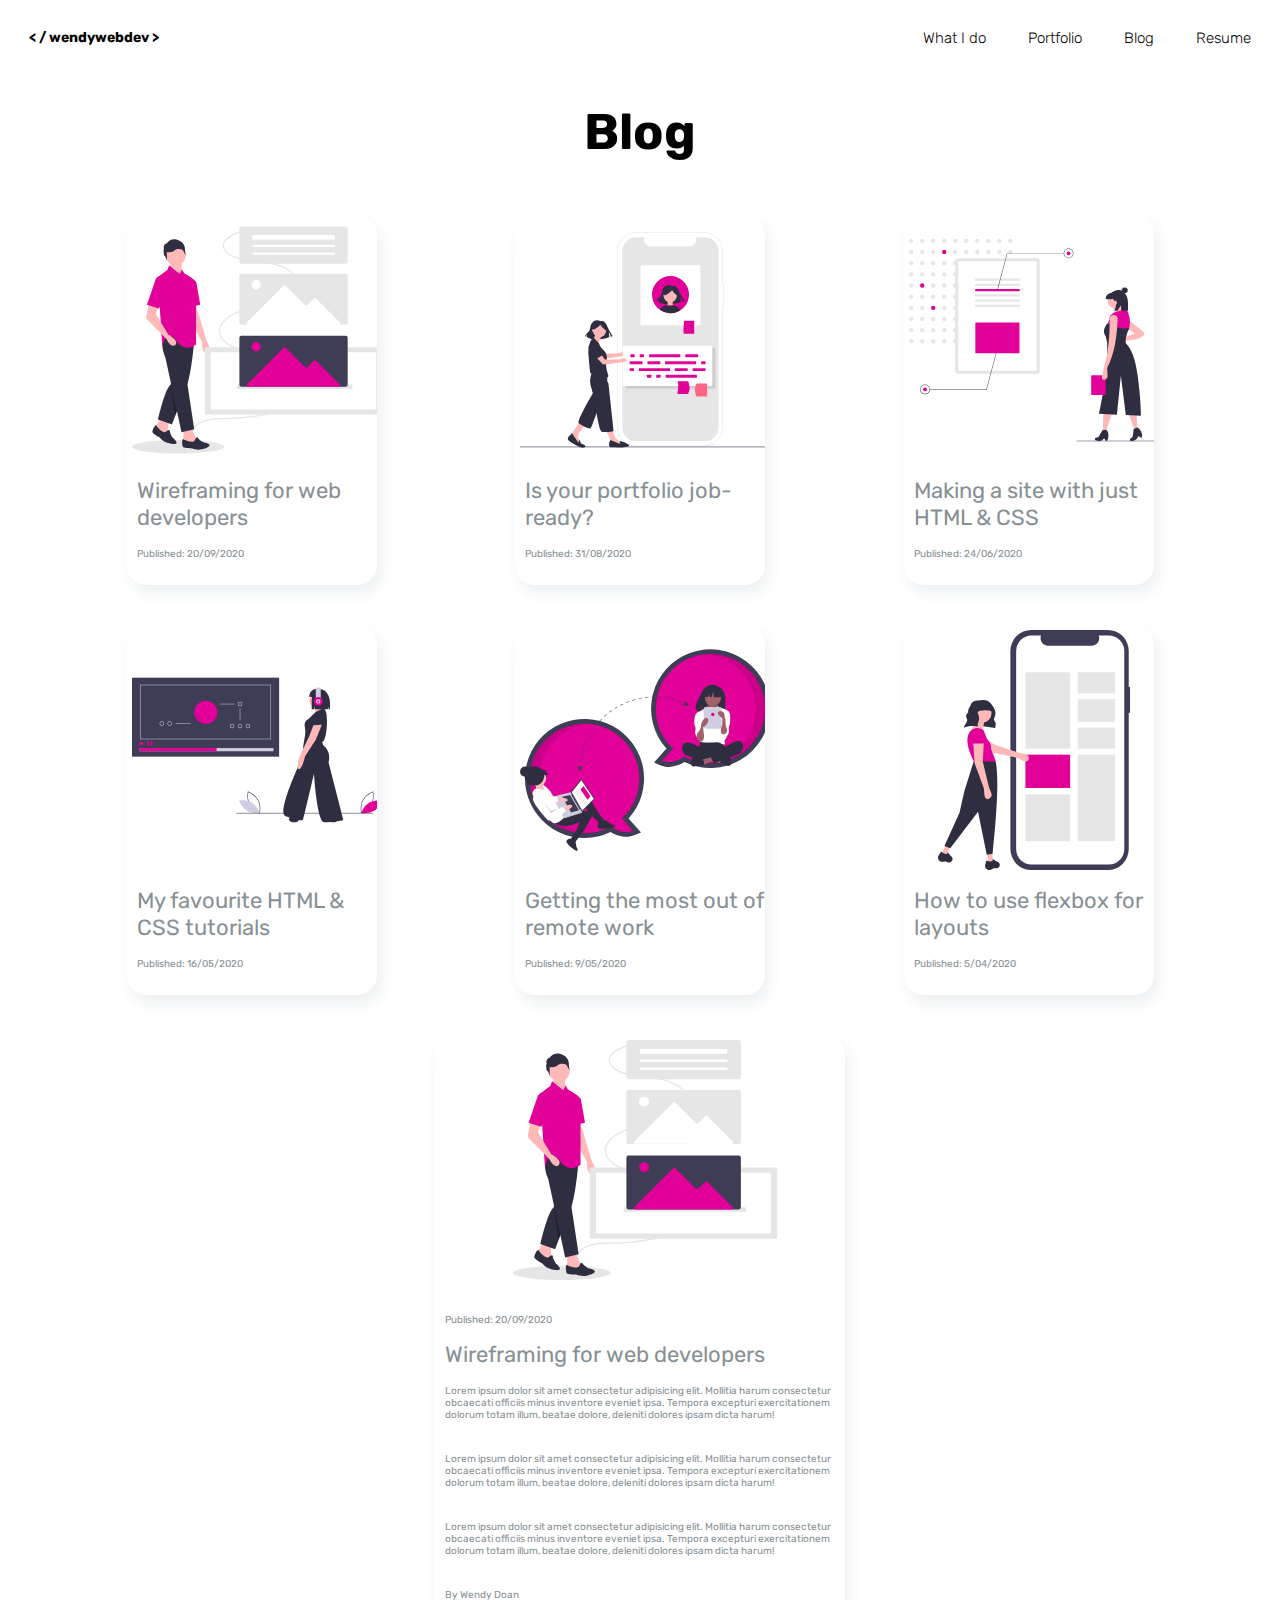
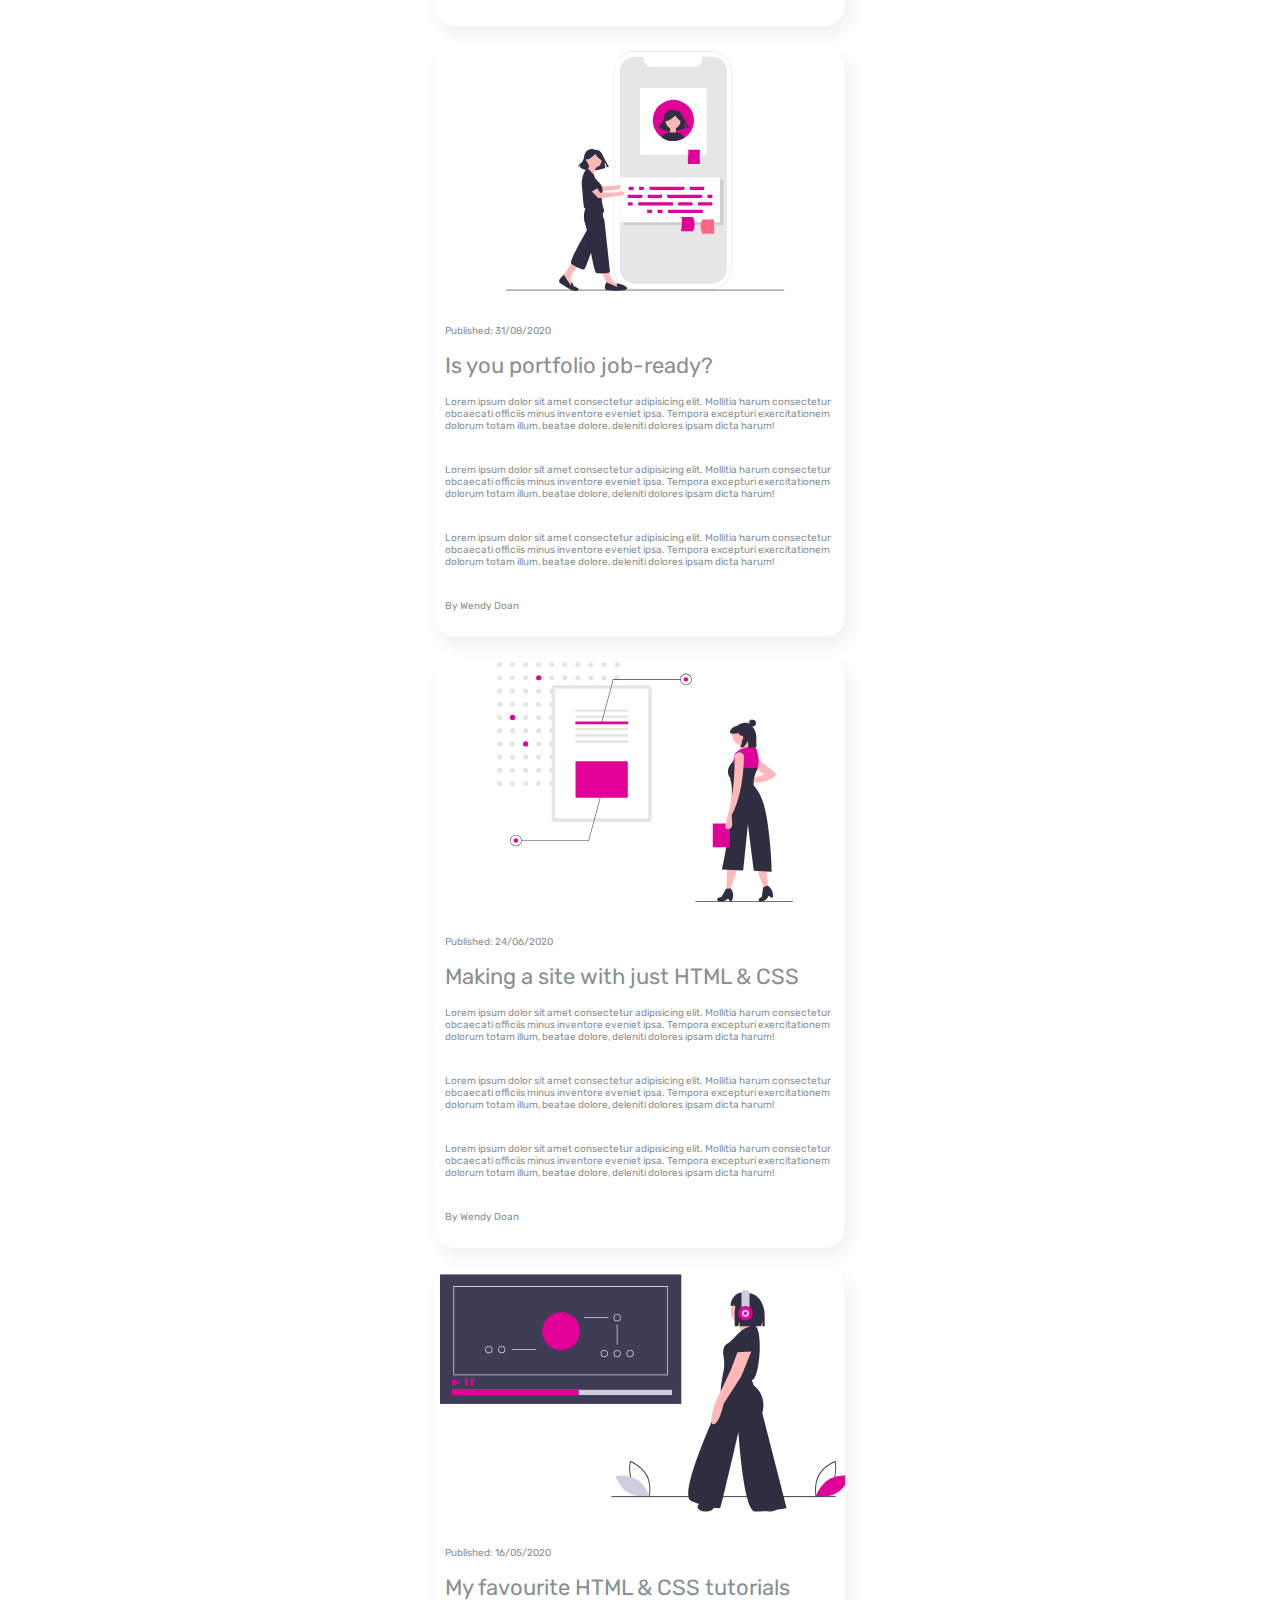
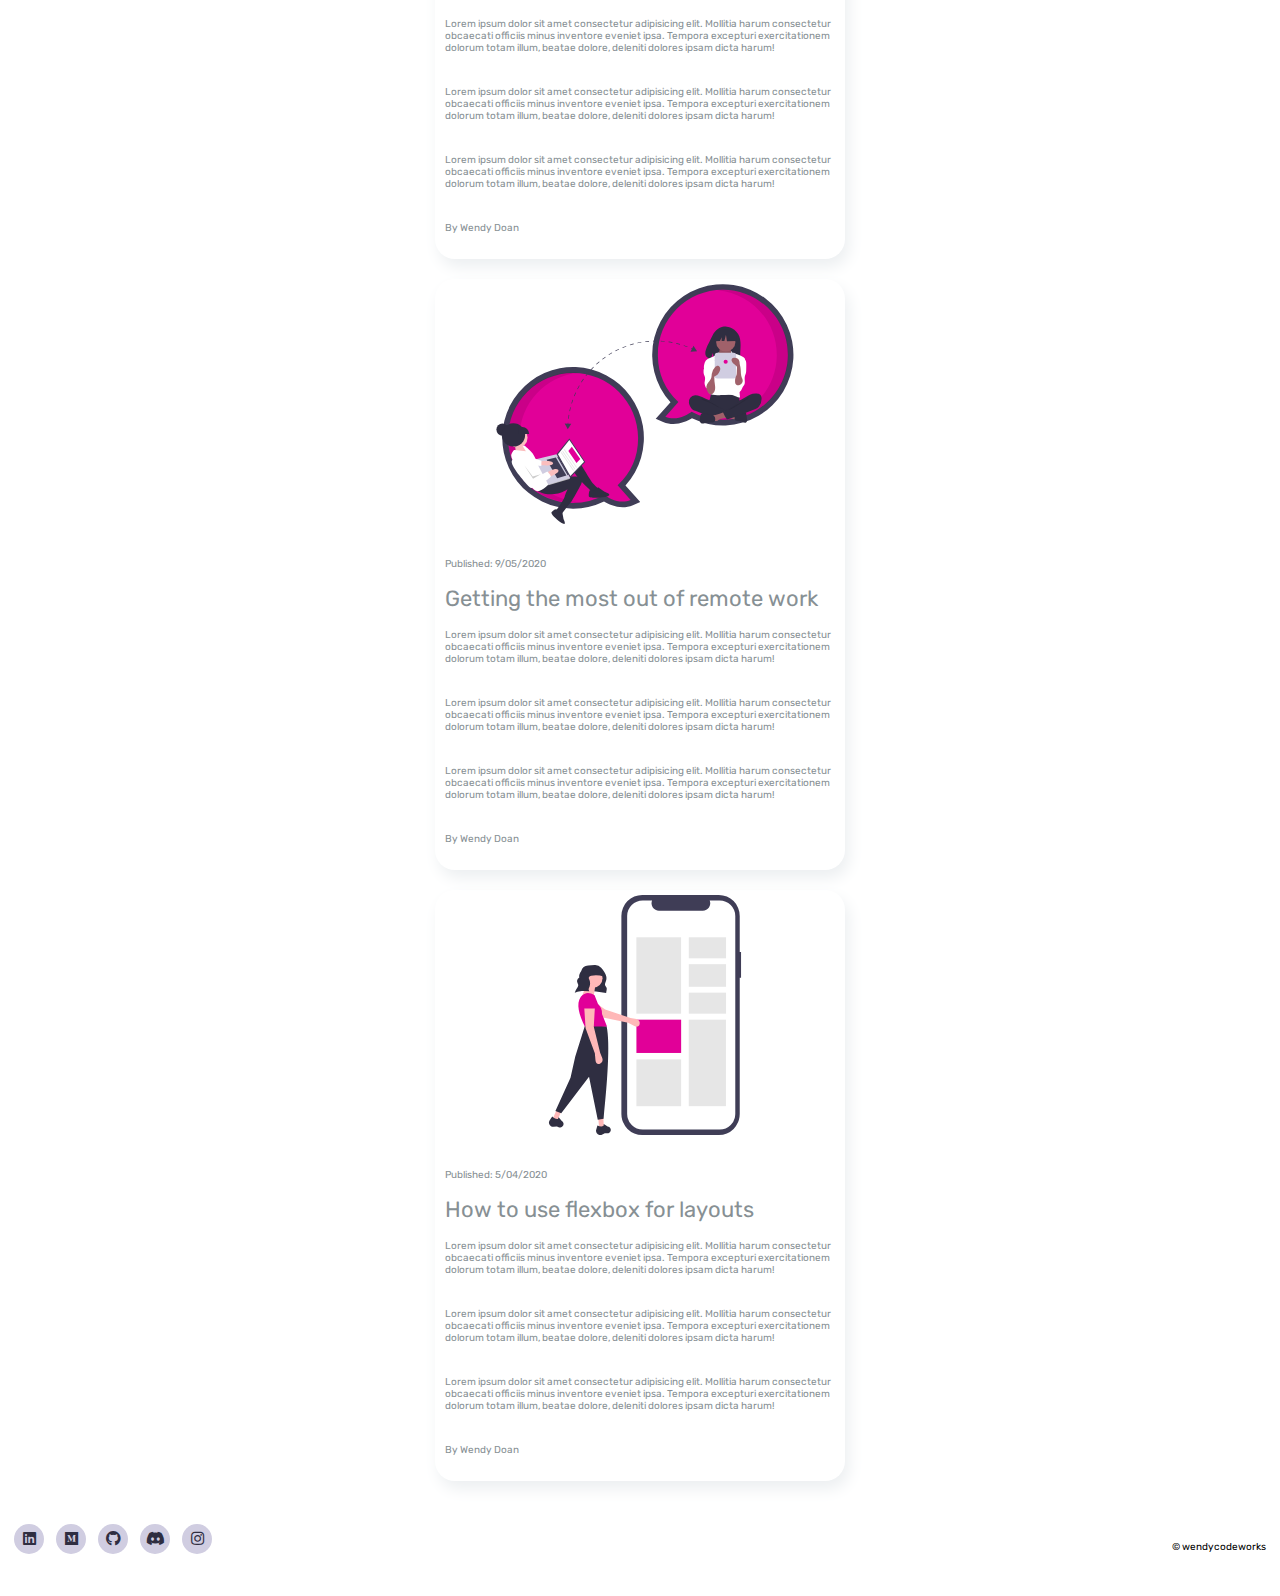
<file: blog.html>
<!DOCTYPE html> 
<html>
    <head>
        <title>Blog</title>
            <meta name="viewport" content="width=device-width, initial-scale=1.0">
            <link rel="stylesheet" href="style.css">
            <link rel='stylesheet' href='https://fonts.googleapis.com/css?family=Rubik:light300,400|Raleway|Gotu '>
            <link rel="stylesheet" href="https://use.fontawesome.com/releases/v5.13.0/css/all.css">
    </head>
        <body>
            <div class="container">
                <h1 class="logo"><a href="index.html"> < / wendywebdev > </a></h1>
                <nav class="nav-bar">
                    <ul>
                        <li><a href="about.html">What I do</a></li>
                        <li><a href="portfolio.html">Portfolio</a></li>
                        <li><a href="blog.html">Blog</a></li>
                        <li><a href="docs/WendyDoan_CV_2019_v.1.pdf" target="_blank">Resume</a></li>
                    </ul>
                </nav>
            </div>
            <div>
        <h1 class="blog-heading">Blog</h1>
            <div class="blog-container-main">
                <div class="blog-container">
                <div class="blog-card"><a href="#blog-200920">
                    <img class="blog-img" src="assets/blog-img/undraw_build_wireframe_u9m2.svg">
                        <div class="blog-info">
                            <div class="blog-description"> 
                                <p>Published: 20/09/2020</p>
                                <div class="blog-title">Wireframing for web developers</div>
                            </div>
                        </div>    
                </a></div>
                <div class="blog-card"><a href="#blog-310820">
                    <img class="blog-img" src="assets/blog-img/undraw_portfolio_feedback_exfk.svg">
                        <div class="blog-info">
                            <div class="blog-description"> 
                                <p>Published: 31/08/2020</p>
                                <div class="blog-title">Is your portfolio job-ready?</div>
                            </div>
                        </div>
                </a></div>
                <div class="blog-card"><a href="#blog-240620">
                    <img class="blog-img" src="assets/blog-img/undraw_file_analysis_8k9b.svg">
                        <div class="blog-info">
                            <div class="blog-description"> 
                                <p>Published: 24/06/2020</p>
                                <div class="blog-title">Making a site with just HTML & CSS</div>
                            </div>
                        </div>
                </a></div>
            </div>
            <div class="blog-container">
                <div class="blog-card"><a href="#blog-160520">
                    <img class="blog-img" src="assets/blog-img/undraw_tutorial_video_vtd1.svg">
                        <div class="blog-info">
                            <div class="blog-description"> 
                                <p>Published: 16/05/2020</p>
                                <div class="blog-title">My favourite HTML & CSS tutorials</div>
                            </div>
                        </div>
                </a></div>
                <div class="blog-card"><a href="#blog-090520">
                    <img class="blog-img" src="assets/blog-img/undraw_real_time_collaboration_c62i.svg">
                        <div class="blog-info">
                            <div class="blog-description"> 
                                <p>Published: 9/05/2020</p>
                                <div class="blog-title">Getting the most out of remote work</div>
                            </div>
                        </div>
                </a></div>
                <div class="blog-card"><a href="#blog-050420">
                    <img class="blog-img" src="assets/blog-img/undraw_mobile_feed_73bd.svg">
                        <div class="blog-info">
                            <div class="blog-description"> 
                                <p>Published: 5/04/2020</p>
                                <div class="blog-title">How to use flexbox for layouts</div>
                            </div>
                        </div>
                </a></div>
                <article>
                        <div class="blog-entry" id="blog-200920">
                            <img class="blog-img" src="assets/blog-img/undraw_build_wireframe_u9m2.svg" alt="wireframe-blog-img">
                                <div class="blog-info">
                                    <div class="blog-description"> 
                                        <p>By Wendy Doan</p>
                                        <p>Lorem ipsum dolor sit amet consectetur adipisicing elit. Mollitia harum consectetur obcaecati officiis minus inventore eveniet ipsa. Tempora excepturi exercitationem dolorum totam illum, beatae dolore, deleniti dolores ipsam dicta harum!</p>
                                        <p>Lorem ipsum dolor sit amet consectetur adipisicing elit. Mollitia harum consectetur obcaecati officiis minus inventore eveniet ipsa. Tempora excepturi exercitationem dolorum totam illum, beatae dolore, deleniti dolores ipsam dicta harum!</p>
                                        <p>Lorem ipsum dolor sit amet consectetur adipisicing elit. Mollitia harum consectetur obcaecati officiis minus inventore eveniet ipsa. Tempora excepturi exercitationem dolorum totam illum, beatae dolore, deleniti dolores ipsam dicta harum!</p>
                                        <div class="blog-title">Wireframing for web developers</div>
                                        <p>Published: 20/09/2020</p>
                                    </div>
                            </div>
                        </div>
                        <div class="blog-entry" id="blog-310820">
                            <img class="blog-img" src="assets/blog-img/undraw_portfolio_feedback_exfk.svg" alt="portfolio-blog-img">
                                <div class="blog-info">
                                    <div class="blog-description"> 
                                        <p>By Wendy Doan</p>
                                        <p>Lorem ipsum dolor sit amet consectetur adipisicing elit. Mollitia harum consectetur obcaecati officiis minus inventore eveniet ipsa. Tempora excepturi exercitationem dolorum totam illum, beatae dolore, deleniti dolores ipsam dicta harum!</p>
                                        <p>Lorem ipsum dolor sit amet consectetur adipisicing elit. Mollitia harum consectetur obcaecati officiis minus inventore eveniet ipsa. Tempora excepturi exercitationem dolorum totam illum, beatae dolore, deleniti dolores ipsam dicta harum!</p>
                                        <p>Lorem ipsum dolor sit amet consectetur adipisicing elit. Mollitia harum consectetur obcaecati officiis minus inventore eveniet ipsa. Tempora excepturi exercitationem dolorum totam illum, beatae dolore, deleniti dolores ipsam dicta harum!</p>
                                        <div class="blog-title">Is you portfolio job-ready?</div>
                                        <p>Published: 31/08/2020</p>
                                    </div>
                            </div>
                        </div>
                        <div class="blog-entry" id="blog-240620">
                            <img class="blog-img" src="assets/blog-img/undraw_file_analysis_8k9b.svg" alt="file-analysis-blog-img">
                                <div class="blog-info">
                                    <div class="blog-description"> 
                                        <p>By Wendy Doan</p>
                                        <p>Lorem ipsum dolor sit amet consectetur adipisicing elit. Mollitia harum consectetur obcaecati officiis minus inventore eveniet ipsa. Tempora excepturi exercitationem dolorum totam illum, beatae dolore, deleniti dolores ipsam dicta harum!</p>
                                        <p>Lorem ipsum dolor sit amet consectetur adipisicing elit. Mollitia harum consectetur obcaecati officiis minus inventore eveniet ipsa. Tempora excepturi exercitationem dolorum totam illum, beatae dolore, deleniti dolores ipsam dicta harum!</p>
                                        <p>Lorem ipsum dolor sit amet consectetur adipisicing elit. Mollitia harum consectetur obcaecati officiis minus inventore eveniet ipsa. Tempora excepturi exercitationem dolorum totam illum, beatae dolore, deleniti dolores ipsam dicta harum!</p>
                                        <div class="blog-title">Making a site with just HTML & CSS</div>
                                        <p>Published: 24/06/2020</p>
                                    </div>
                            </div>
                        </div>
                        <div class="blog-entry" id="blog-160520">
                            <img class="blog-img" src="assets/blog-img/undraw_tutorial_video_vtd1.svg" alt="html-css-tutorials-blog-img">
                                <div class="blog-info">
                                    <div class="blog-description"> 
                                        <p>By Wendy Doan</p>
                                        <p>Lorem ipsum dolor sit amet consectetur adipisicing elit. Mollitia harum consectetur obcaecati officiis minus inventore eveniet ipsa. Tempora excepturi exercitationem dolorum totam illum, beatae dolore, deleniti dolores ipsam dicta harum!</p>
                                        <p>Lorem ipsum dolor sit amet consectetur adipisicing elit. Mollitia harum consectetur obcaecati officiis minus inventore eveniet ipsa. Tempora excepturi exercitationem dolorum totam illum, beatae dolore, deleniti dolores ipsam dicta harum!</p>
                                        <p>Lorem ipsum dolor sit amet consectetur adipisicing elit. Mollitia harum consectetur obcaecati officiis minus inventore eveniet ipsa. Tempora excepturi exercitationem dolorum totam illum, beatae dolore, deleniti dolores ipsam dicta harum!</p>
                                        <div class="blog-title">My favourite HTML & CSS tutorials </div>
                                        <p>Published: 16/05/2020</p>
                                    </div>
                            </div>
                        </div>
                        <div class="blog-entry" id="blog-090520">
                            <img class="blog-img" src="assets/blog-img/undraw_real_time_collaboration_c62i.svg" alt="remote-work--img">
                                <div class="blog-info">
                                    <div class="blog-description"> 
                                        <p>By Wendy Doan</p>
                                        <p>Lorem ipsum dolor sit amet consectetur adipisicing elit. Mollitia harum consectetur obcaecati officiis minus inventore eveniet ipsa. Tempora excepturi exercitationem dolorum totam illum, beatae dolore, deleniti dolores ipsam dicta harum!</p>
                                        <p>Lorem ipsum dolor sit amet consectetur adipisicing elit. Mollitia harum consectetur obcaecati officiis minus inventore eveniet ipsa. Tempora excepturi exercitationem dolorum totam illum, beatae dolore, deleniti dolores ipsam dicta harum!</p>
                                        <p>Lorem ipsum dolor sit amet consectetur adipisicing elit. Mollitia harum consectetur obcaecati officiis minus inventore eveniet ipsa. Tempora excepturi exercitationem dolorum totam illum, beatae dolore, deleniti dolores ipsam dicta harum!</p>
                                        <div class="blog-title">Getting the most out of remote work</div>
                                        <p>Published: 9/05/2020</p>
                                    </div>
                            </div>
                        </div>
                            <div class="blog-entry" id="blog-050420">
                                <img class="blog-img" src="assets/blog-img/undraw_mobile_feed_73bd.svg" alt="mobile-feed-blog-img">
                                    <div class="blog-info">
                                        <div class="blog-description"> 
                                            <p>By Wendy Doan</p>
                                            <p>Lorem ipsum dolor sit amet consectetur adipisicing elit. Mollitia harum consectetur obcaecati officiis minus inventore eveniet ipsa. Tempora excepturi exercitationem dolorum totam illum, beatae dolore, deleniti dolores ipsam dicta harum!</p>
                                            <p>Lorem ipsum dolor sit amet consectetur adipisicing elit. Mollitia harum consectetur obcaecati officiis minus inventore eveniet ipsa. Tempora excepturi exercitationem dolorum totam illum, beatae dolore, deleniti dolores ipsam dicta harum!</p>
                                            <p>Lorem ipsum dolor sit amet consectetur adipisicing elit. Mollitia harum consectetur obcaecati officiis minus inventore eveniet ipsa. Tempora excepturi exercitationem dolorum totam illum, beatae dolore, deleniti dolores ipsam dicta harum!</p>
                                            <div class="blog-title">How to use flexbox for layouts</div>
                                            <p>Published: 5/04/2020</p>
                                        </div>
                                </div>
                            </div>
                </section>
            </div>
        
            <footer>   
                <div class="footer-social-menu">
                    <ul>
                        <li><a href="https://www.linkedin.com/in/wendyworks/"><i class="fab fa-linkedin"></i></a></li>
                        <li><a href="https://medium.com/@wendydoan"><i class="fab fa-medium"></i></a></li>
                        <li><a href="https://github.com/wendycodeworks"><i class="fab fa-github"></i></a></li>
                        <li><a href="#"><i class="fab fa-discord"></i></a></li>
                        <li><a href="https://www.instagram.com/wendyworks_/"><i class="fab fa-instagram"></i></a></li>
                    </ul>
                    <p>&copy; wendycodeworks </p>
                </div>
            </footer>
</html>
</file>
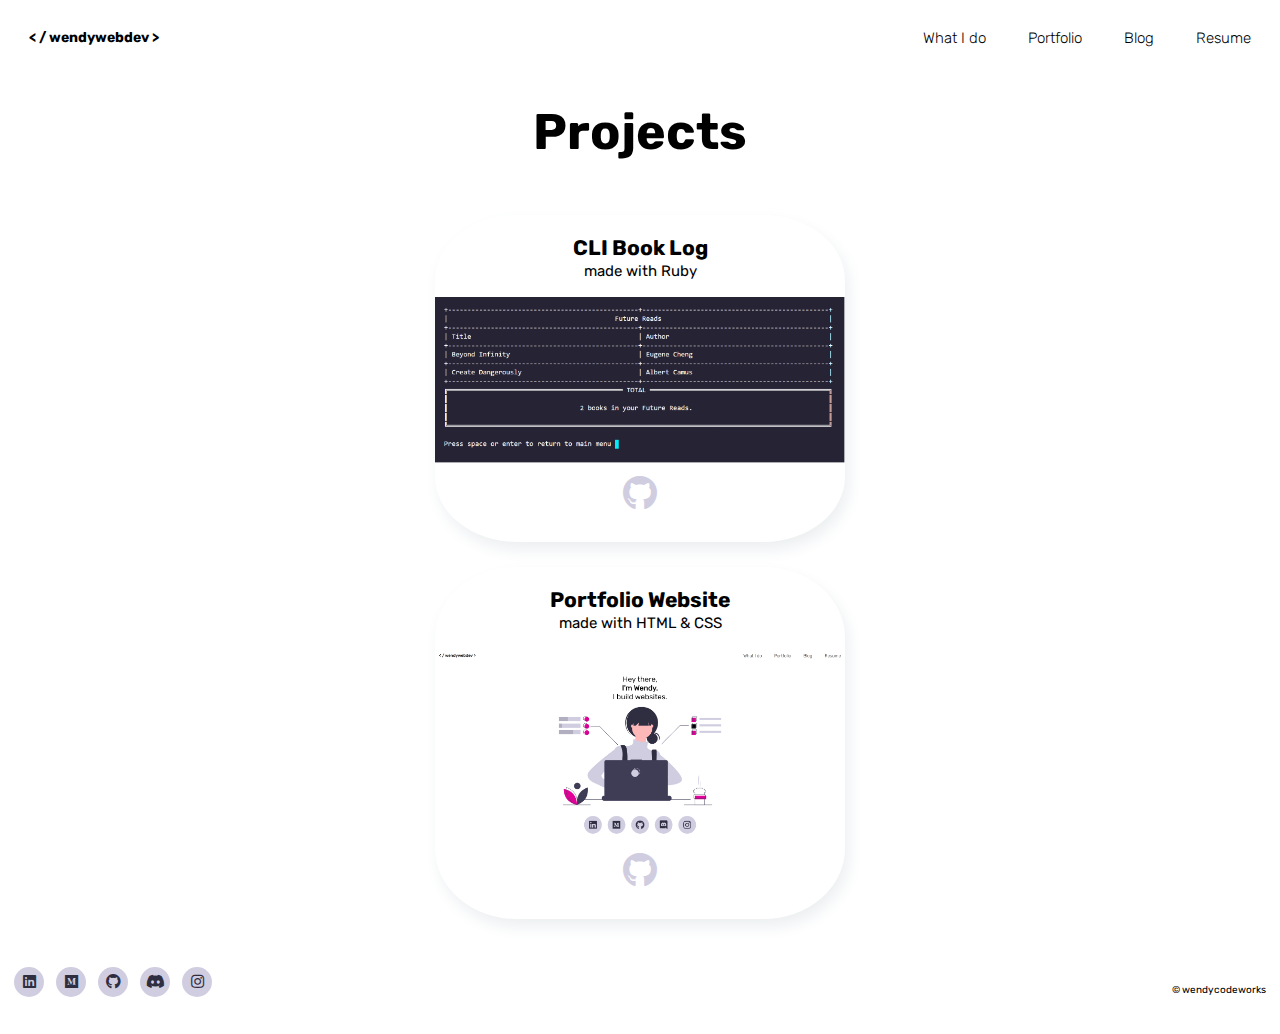
<file: portfolio.html>
<!DOCTYPE html> 
<html>
    <head>
        <title>Projects</title>
        <meta name="viewport" content="width=device-width, initial-scale=1.0">
        <link rel="stylesheet" href="style.css">
        <link rel='stylesheet' href='https://fonts.googleapis.com/css?family=Rubik:light300,400|Raleway|Gotu '>
        <link rel="stylesheet" href="https://use.fontawesome.com/releases/v5.13.0/css/all.css">
    </head>
        <body>
            <div class="container">
                <h1 class="logo"><a href="index.html"> < / wendywebdev > </a></h1>
                <nav class="nav-bar">
                    <ul>
                        <li><a href="about.html">What I do</a></li>
                        <li><a href="portfolio.html">Portfolio</a></li>
                        <li><a href="blog.html">Blog</a></li>
                        <li><a href="docs/WendyDoan_CV_2019_v.1.pdf" target="_blank">Resume</a></li>
                    </ul>
                </nav>
            </div>
     <div><h1 class="portfolio-heading">Projects</h1></div>       
        <div class="portfolio-content">
                <div class="portfolio-project">
                    <div class="project-details">
                        <h2>CLI Book Log</h2>
                        <p>made with Ruby</p>
                        <img src="assets/portfolio-img/kleio-book-log-app.png" alt="undraw_bookshelves_image">
                        <p><a href="https://github.com/wendycodeworks/terminal_app_reading_journal"><i class="fab fa-github"></i></a></p>
                    </div>
                </div>
                <div class="portfolio-project">
                    <div class="project-details">
                        <h2>Portfolio Website</h2>
                        <p>made with HTML & CSS</p>
                        <img src="assets/portfolio-img/portfolio-site-homepage.png" alt="undraw_bookshelves_image">
                        <p><a href="https://github.com/wendycodeworks/portfolio-site"><i class="fab fa-github"></i></a></p>
                    </div>
                </div>
        </div>
        <footer>   
            <div class="footer-social-menu">
                <ul>
                    <li><a href="https://www.linkedin.com/in/wendyworks/"><i class="fab fa-linkedin"></i></a></li>
                    <li><a href="https://medium.com/@wendydoan"><i class="fab fa-medium"></i></a></li>
                    <li><a href="https://github.com/wendycodeworks"><i class="fab fa-github"></i></a></li>
                    <li><a href="#"><i class="fab fa-discord"></i></a></li>
                    <li><a href="https://www.instagram.com/wendyworks_/"><i class="fab fa-instagram"></i></a></li>
                </ul>
                <p>&copy; wendycodeworks </p>
            </div>
    </footer>
</html>
</file>
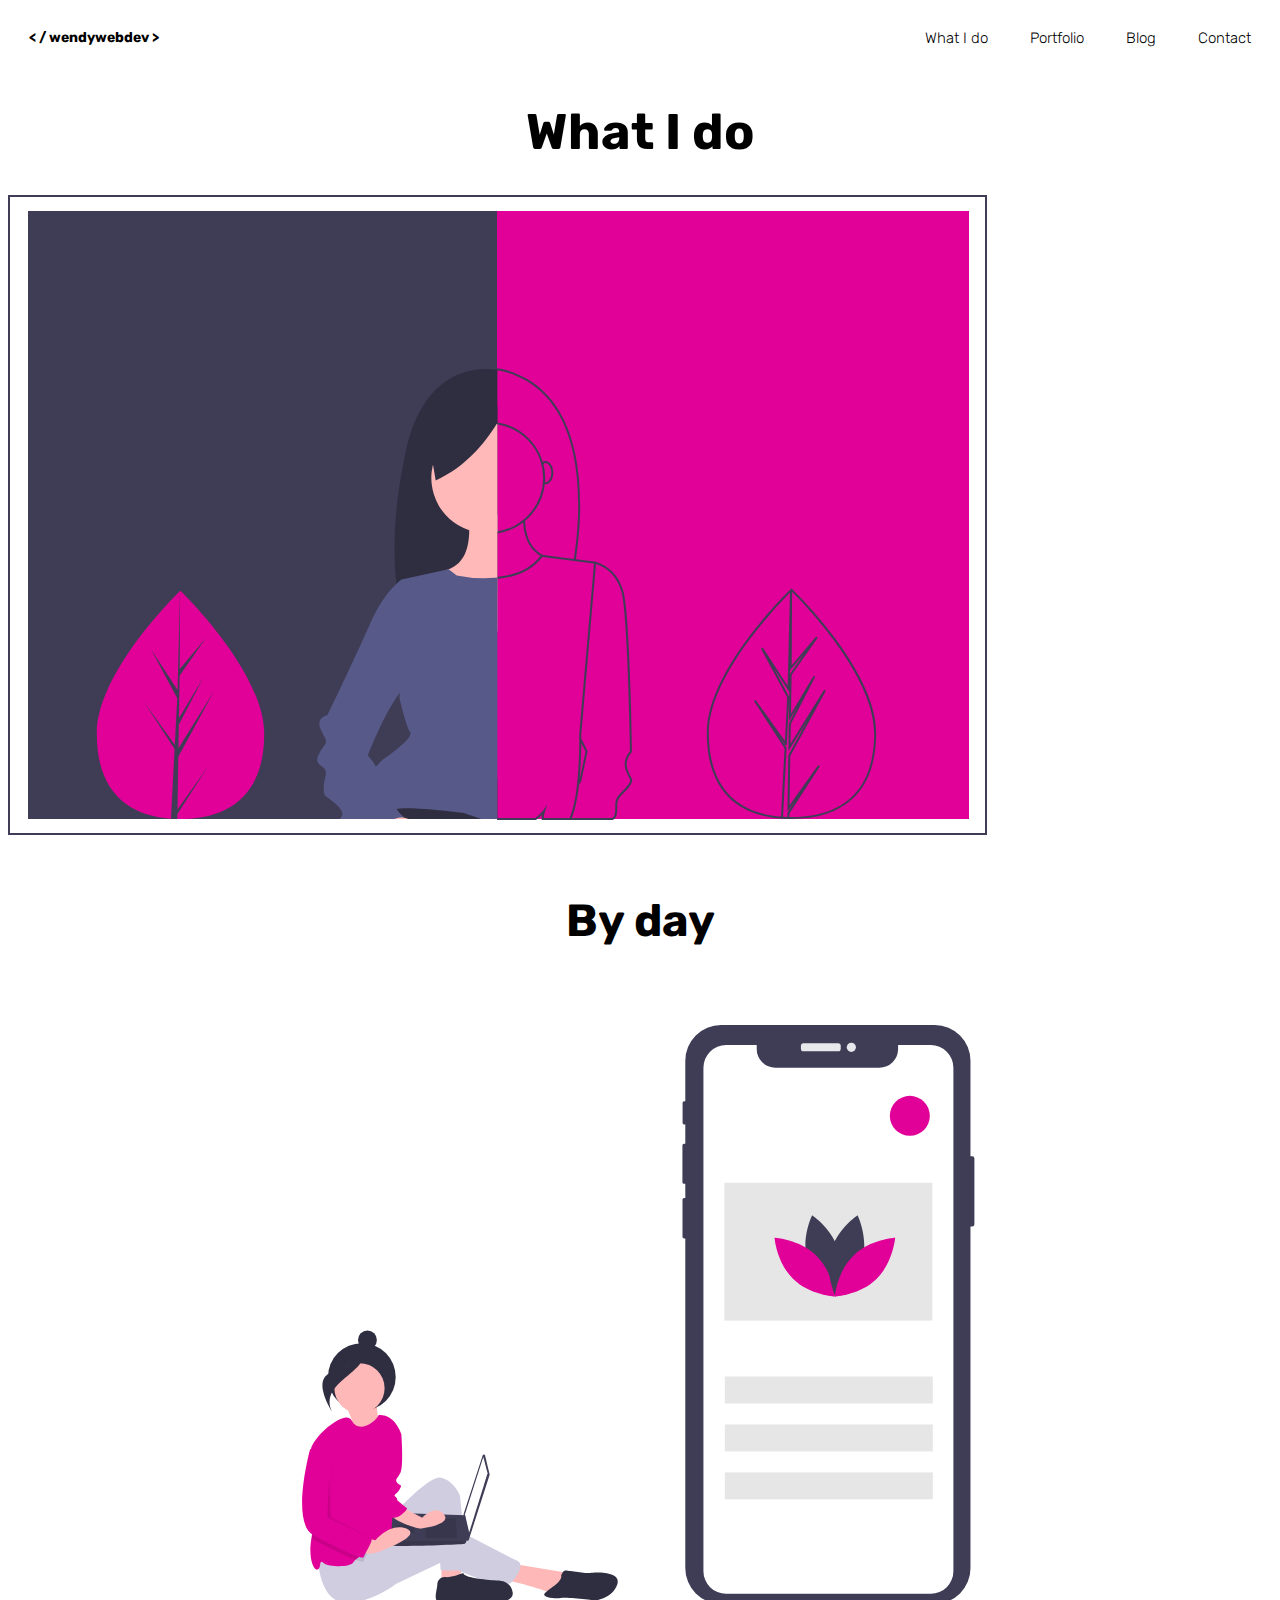
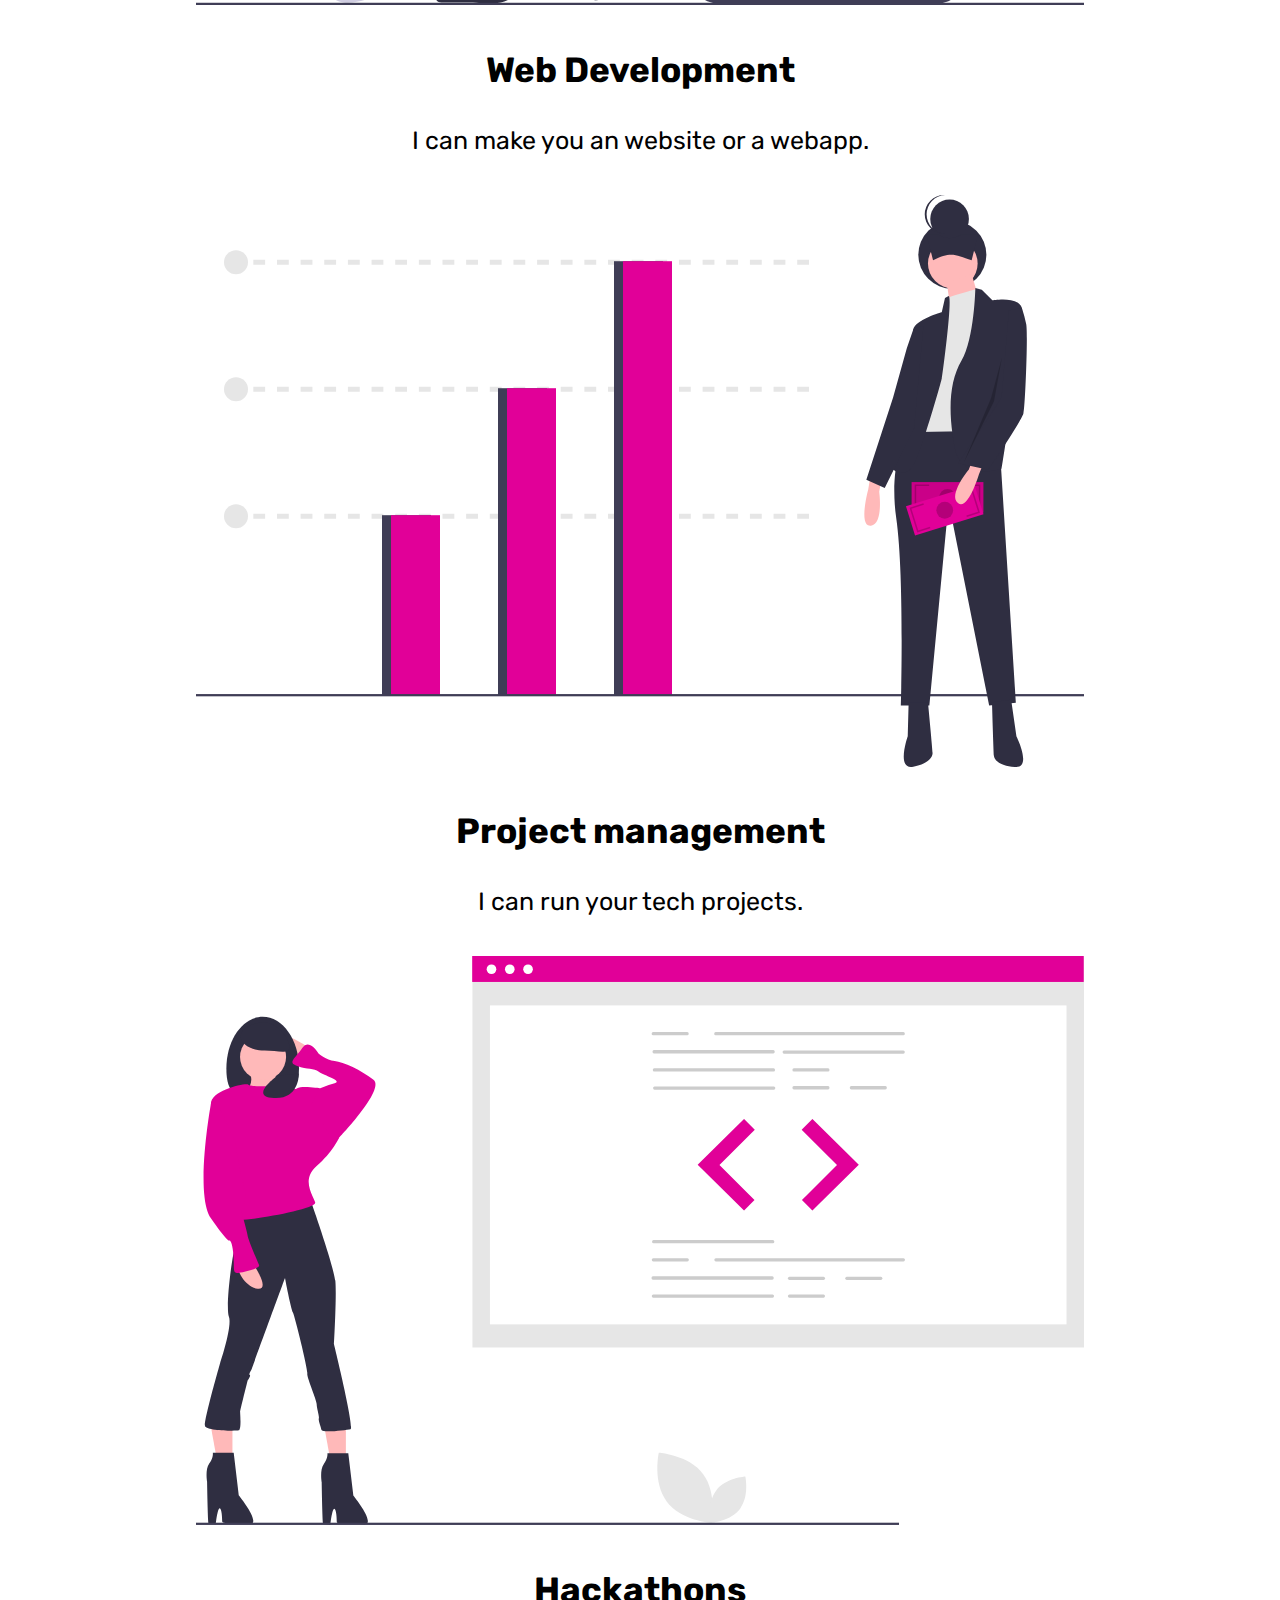
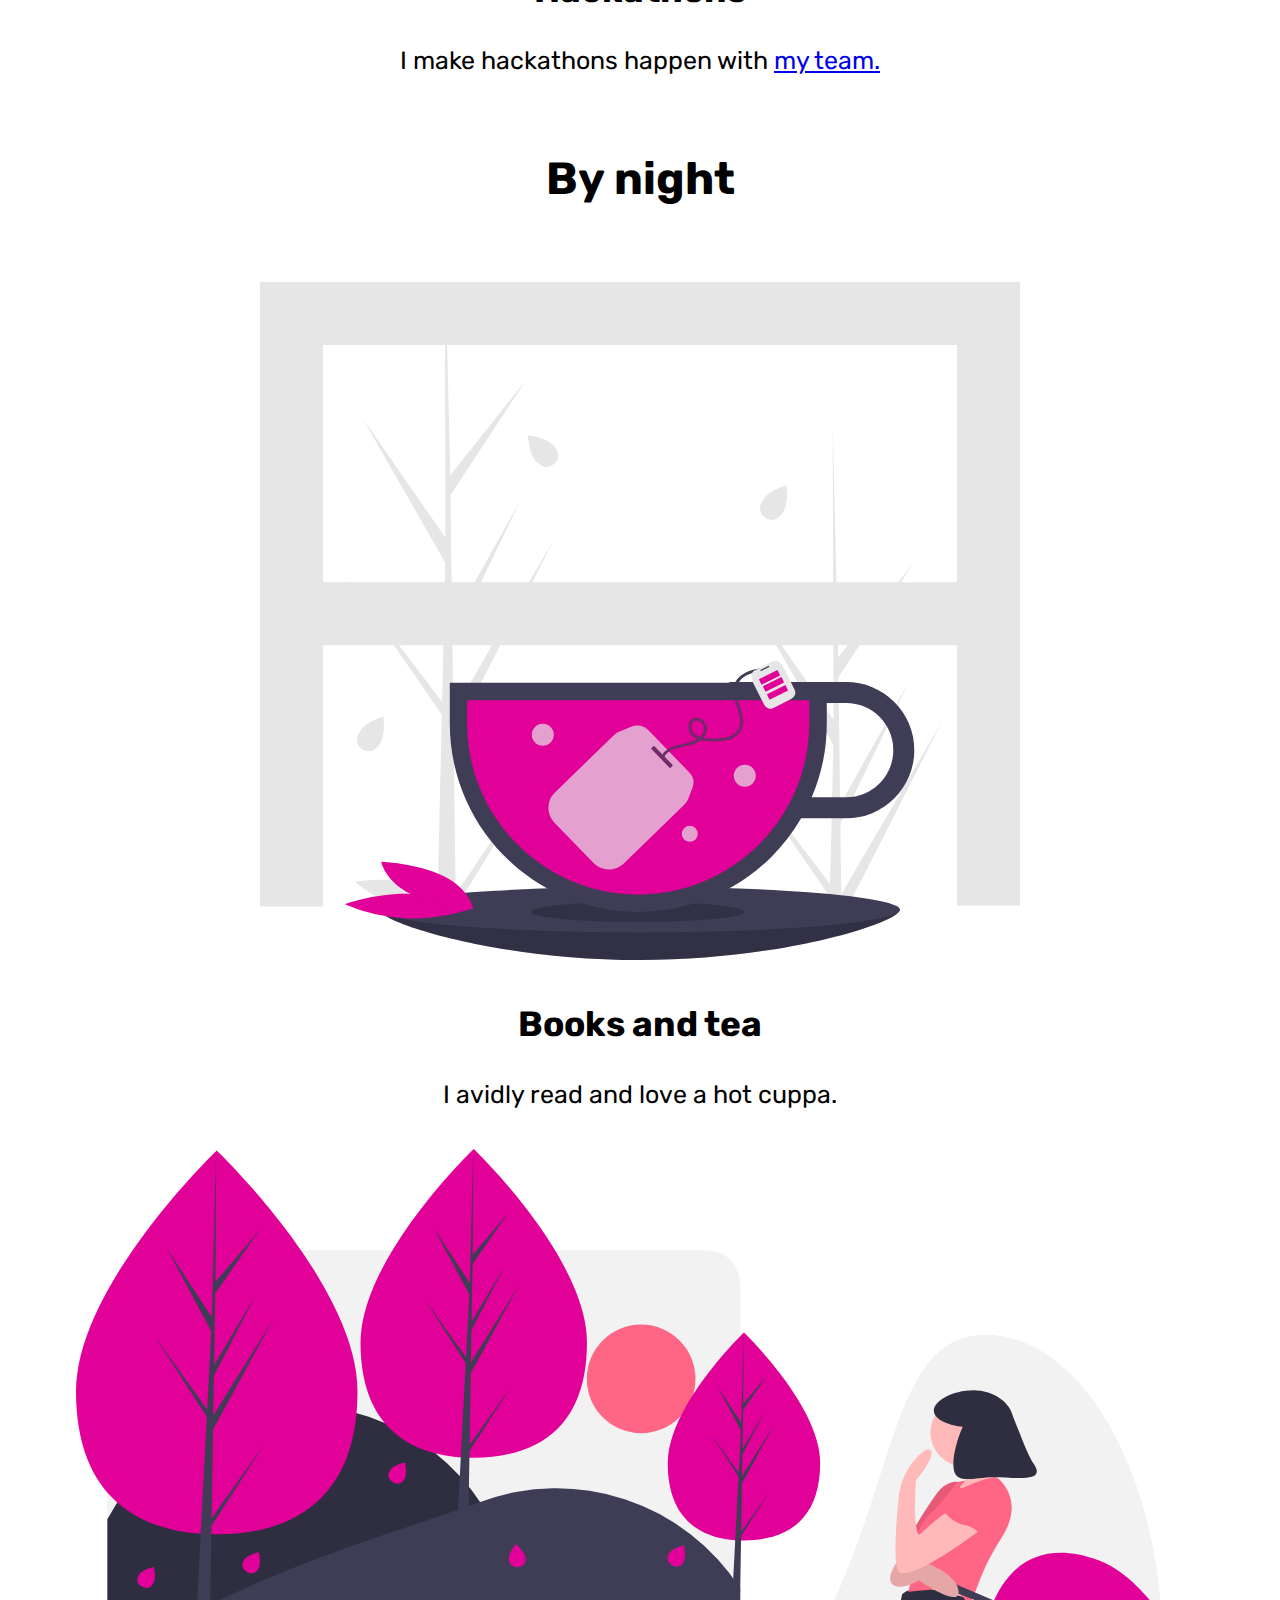
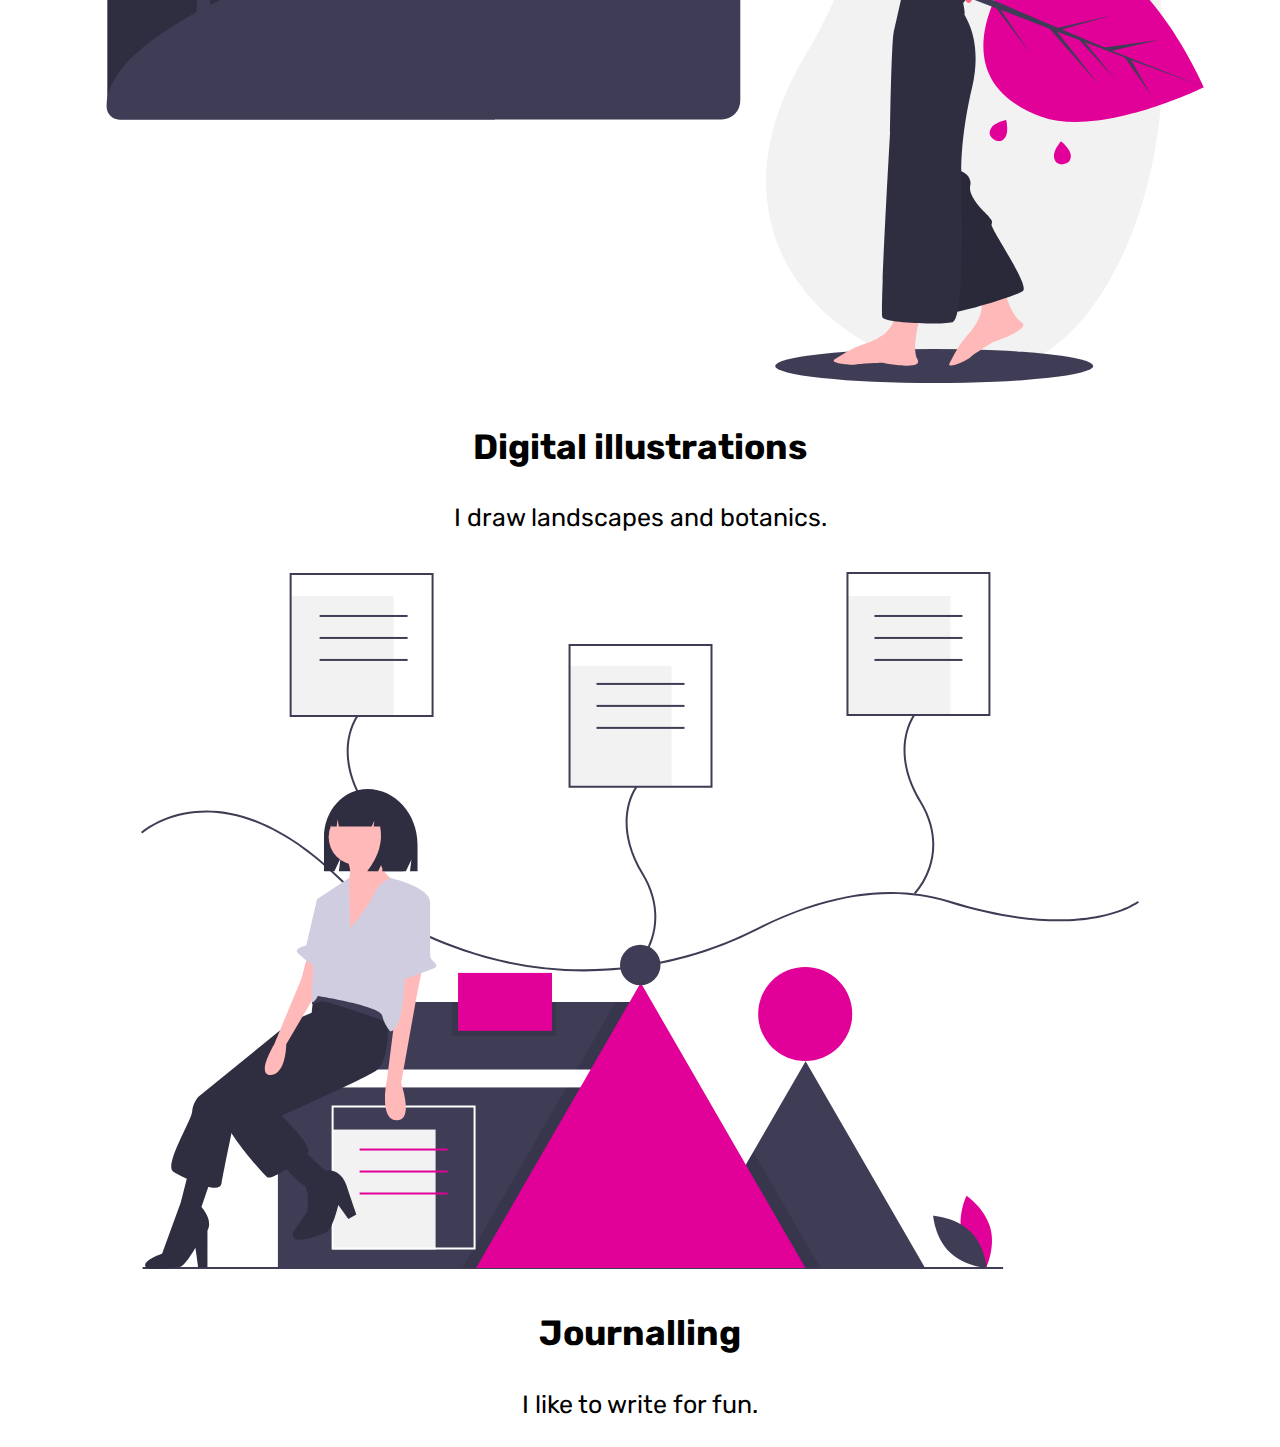
<file: whatido.html>
<!DOCTYPE html>
<html>
    <head>
        <link rel="stylesheet" href="style.css">
        <link href='https://fonts.googleapis.com/css?family=Rubik:light300,400|Raleway: ' rel='stylesheet'>
        <script src="https://wendycodeworks.github.io/portfolio-site/" integrity="sha384-iNcMw8DhsZBruEG4lJQBwEdwUocNOCr6HOiiQwVv6hGH2edVCUV2CFKgSI0m6D+S" crossorigin="anonymous"></script>
    </head>
        <body>
            <div class="container">
                <h1 class="logo"><a href="index.html"> < / wendywebdev > </a></h1>
                <nav class="nav-bar">
                    <ul>
                        <li><a href="whatido.html">What I do</a></li>
                        <li><a href="portfolio.html">Portfolio</a></li>
                        <li><a href="blog.html">Blog</a> </li>
                        <li><a href="contact.html">Contact</a></li>
                    </ul>
                </nav>
            </div>
                
            <div>
                <h1 class="about-me-heading"> What I do</h1>
                <img src="assets/undraw_both_sides_hbv3.svg">
                    <div class="about-content-grid-wrapper">
                        <div class="about-content-grid-container-day">
                            <div class="about-content-item">
                            <h2> By day </h2>
                            </div>
                            <div class="about-content-item">
                                <img src="assets/undraw_mobile_development_8gyo.svg" alt="undraw_mobile_development_8gyo">
                                <h3> Web Development </h3>
                                    <p> I can make you an website or a webapp.</p>
                            </div>
                            <div class="about-content-item">
                                <img src="assets/undraw_investment_data_yfvt.svg" alt="undraw_project_management">
                                <h3> Project management </h3>
                                    <p> I can run your tech projects.</p>
                            </div>
                            <div class="about-content-item">
                                    <img src="assets/undraw_proud_coder_7ain.svg" alt="undraw_hackathons">
                                <h3> Hackathons</h3>
                                    <p> I make hackathons happen with <a href="http://www.civita.tech">my team.</a></p>
                            </div>
                        </div>

                    <div class="about-content-grid-container-night">
                        <div class="about-content-item">
                                <h2> By night </h2>
                        </div>
                        <div class="about-content-item">
                                <img src="assets/undraw_cup_of_tea_6nqg.svg" alt="undraw_cup_of_tea_6nqg">
                            <h3>Books and tea</h3>
                                <p> I avidly read and love a hot cuppa.</p>
                        </div>
                        <div class="about-content-item">
                            <img src="assets/undraw_art_0tat.svg" alt="undraw_landscape_art">
                        <h3>Digital illustrations</h3>
                            <p> I draw landscapes and botanics. </p>
                         </div>
                        <div class="about-content-item">
                                <img src="assets/undraw_file_manager_j85s.svg" alt="undraw_writing_file">
                            <h3>Journalling</h3>
                                <p> I like to write for fun.</p>
                        </div>
                    </div>
                </div>
            </div>
    </body>
    <footer></footer>
</html>
</file>
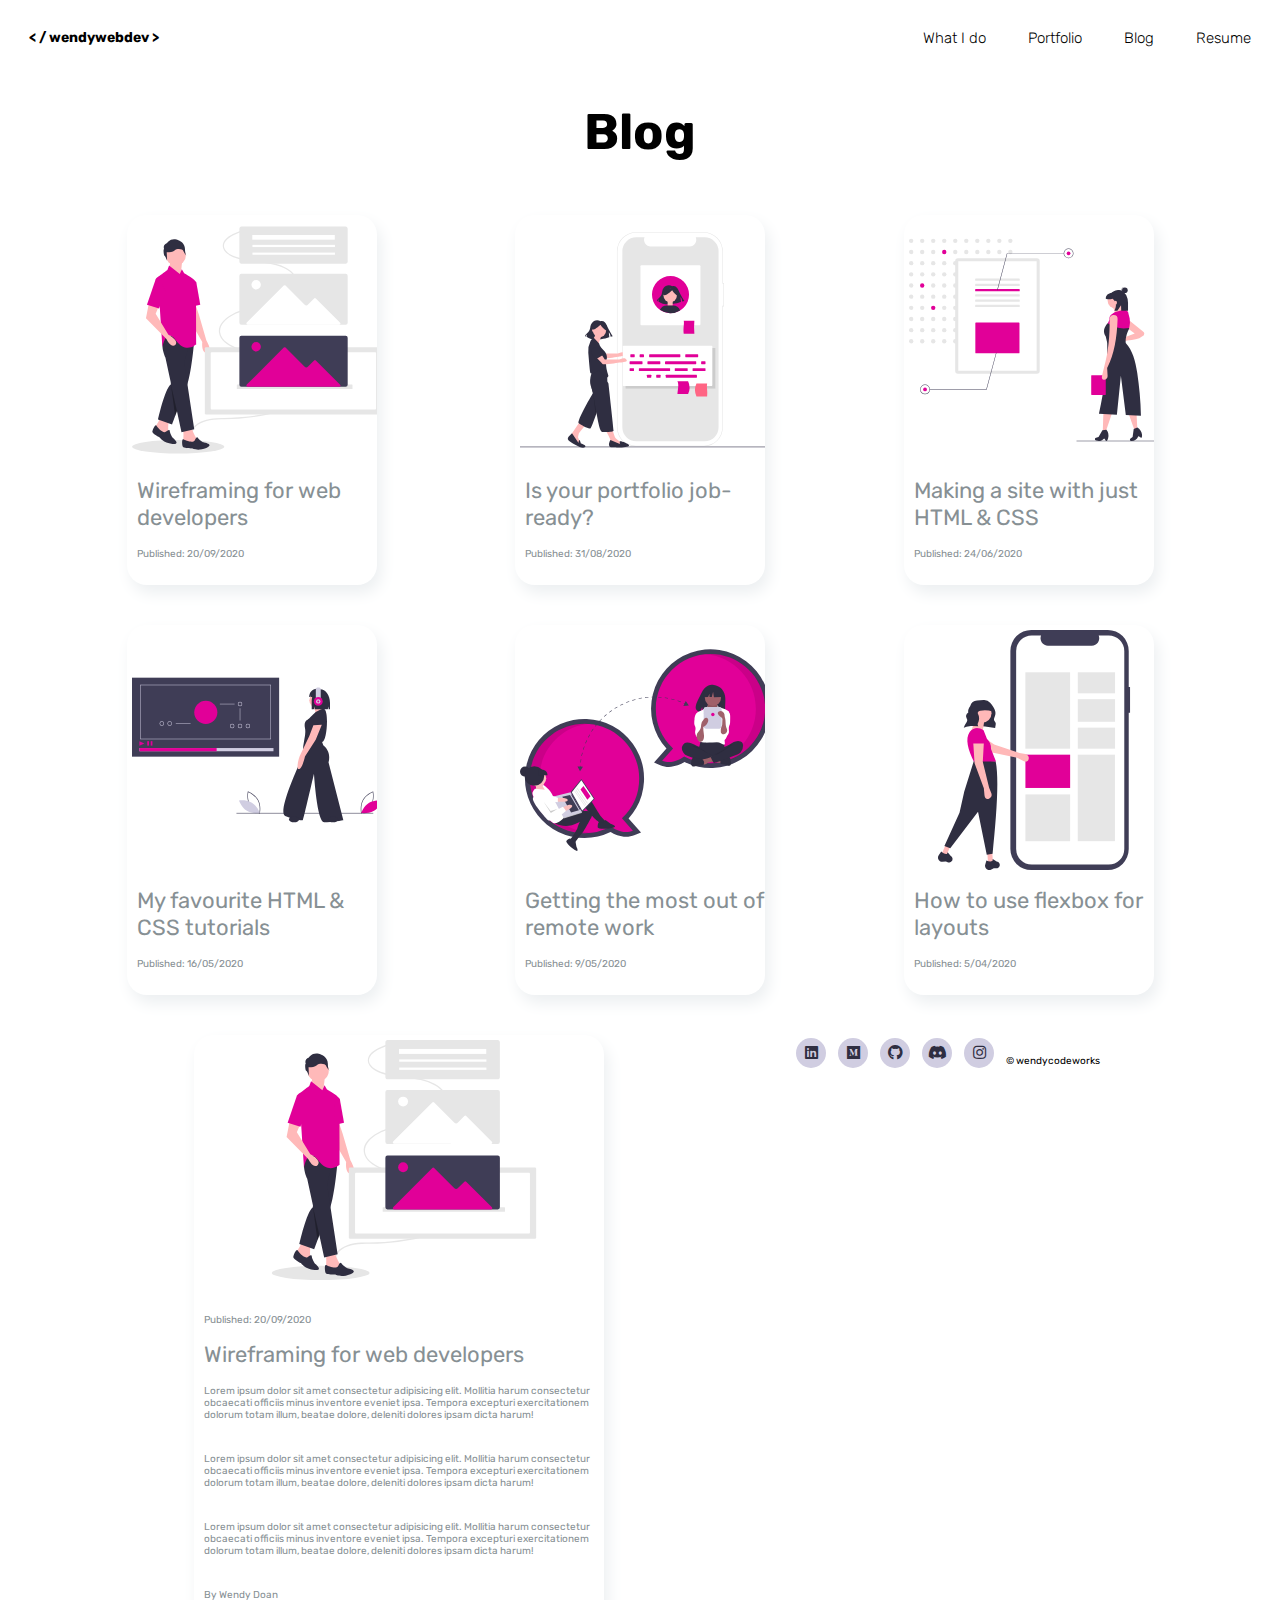
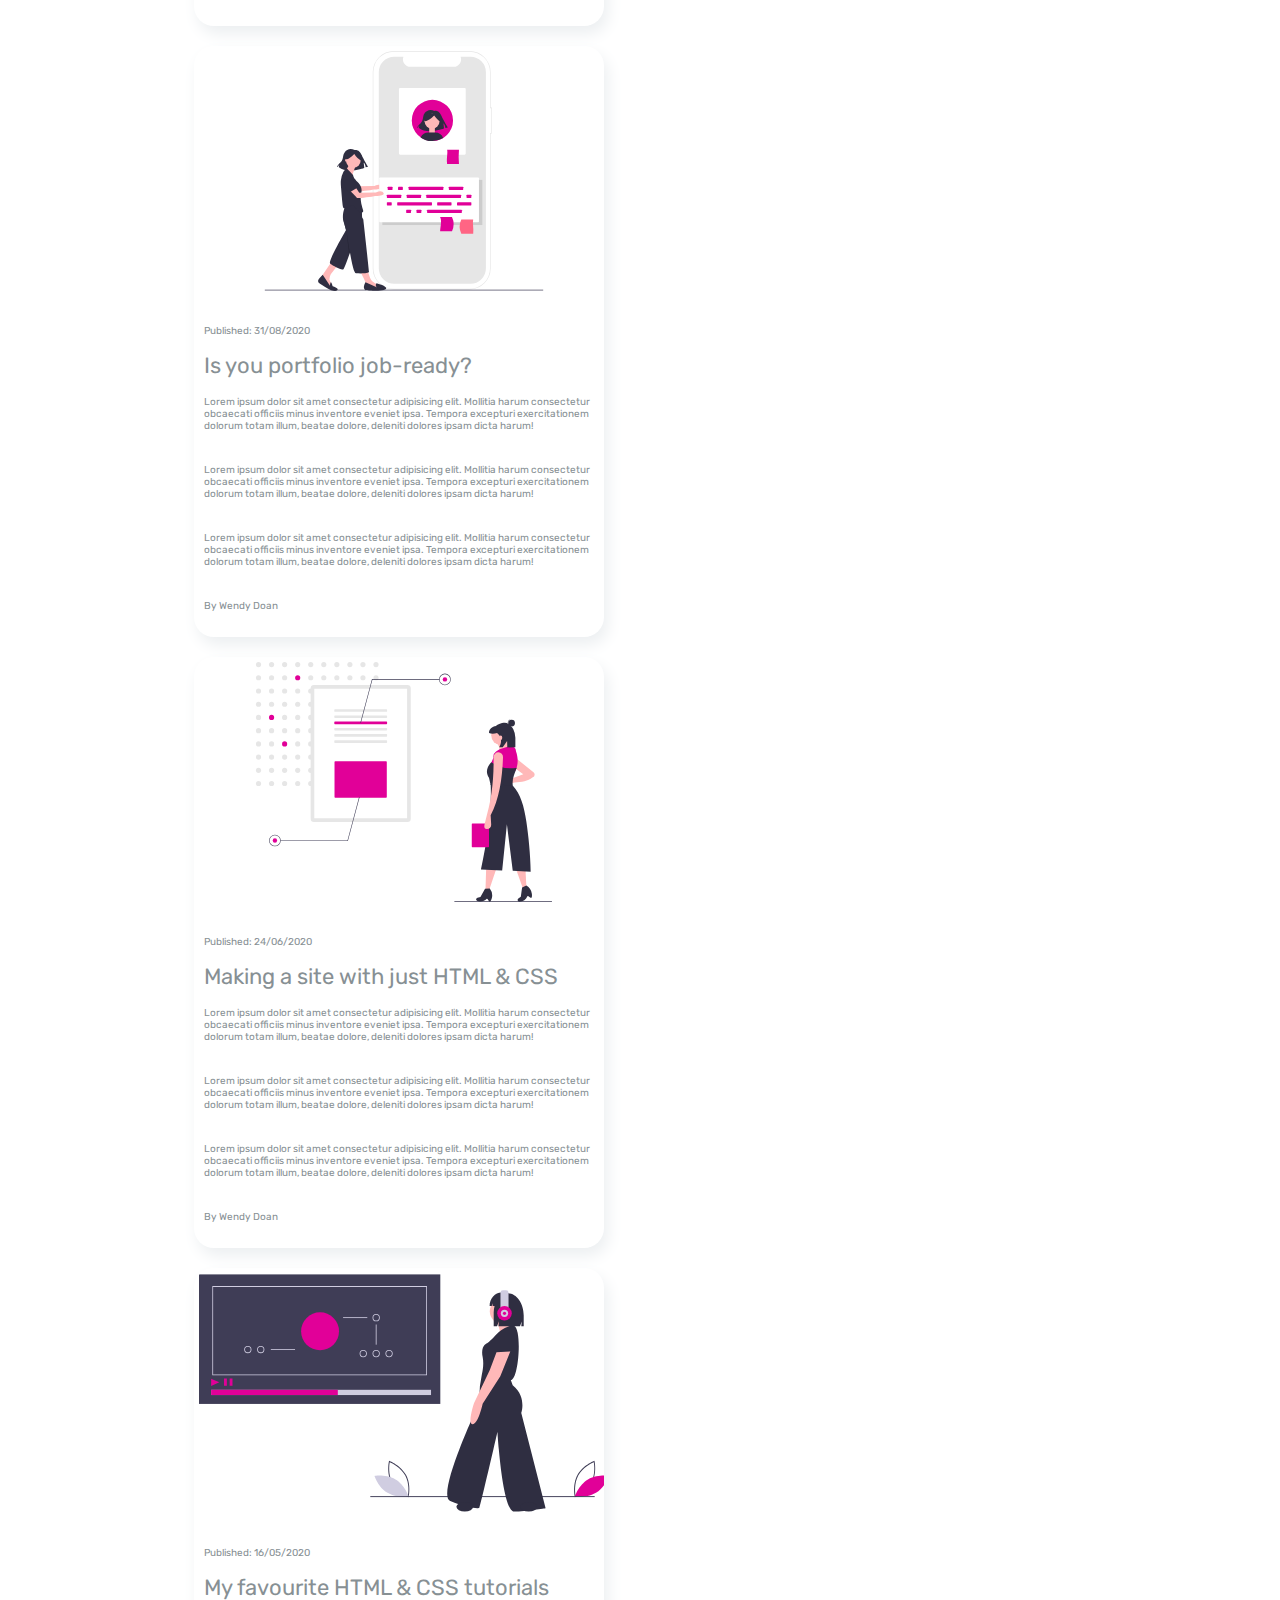
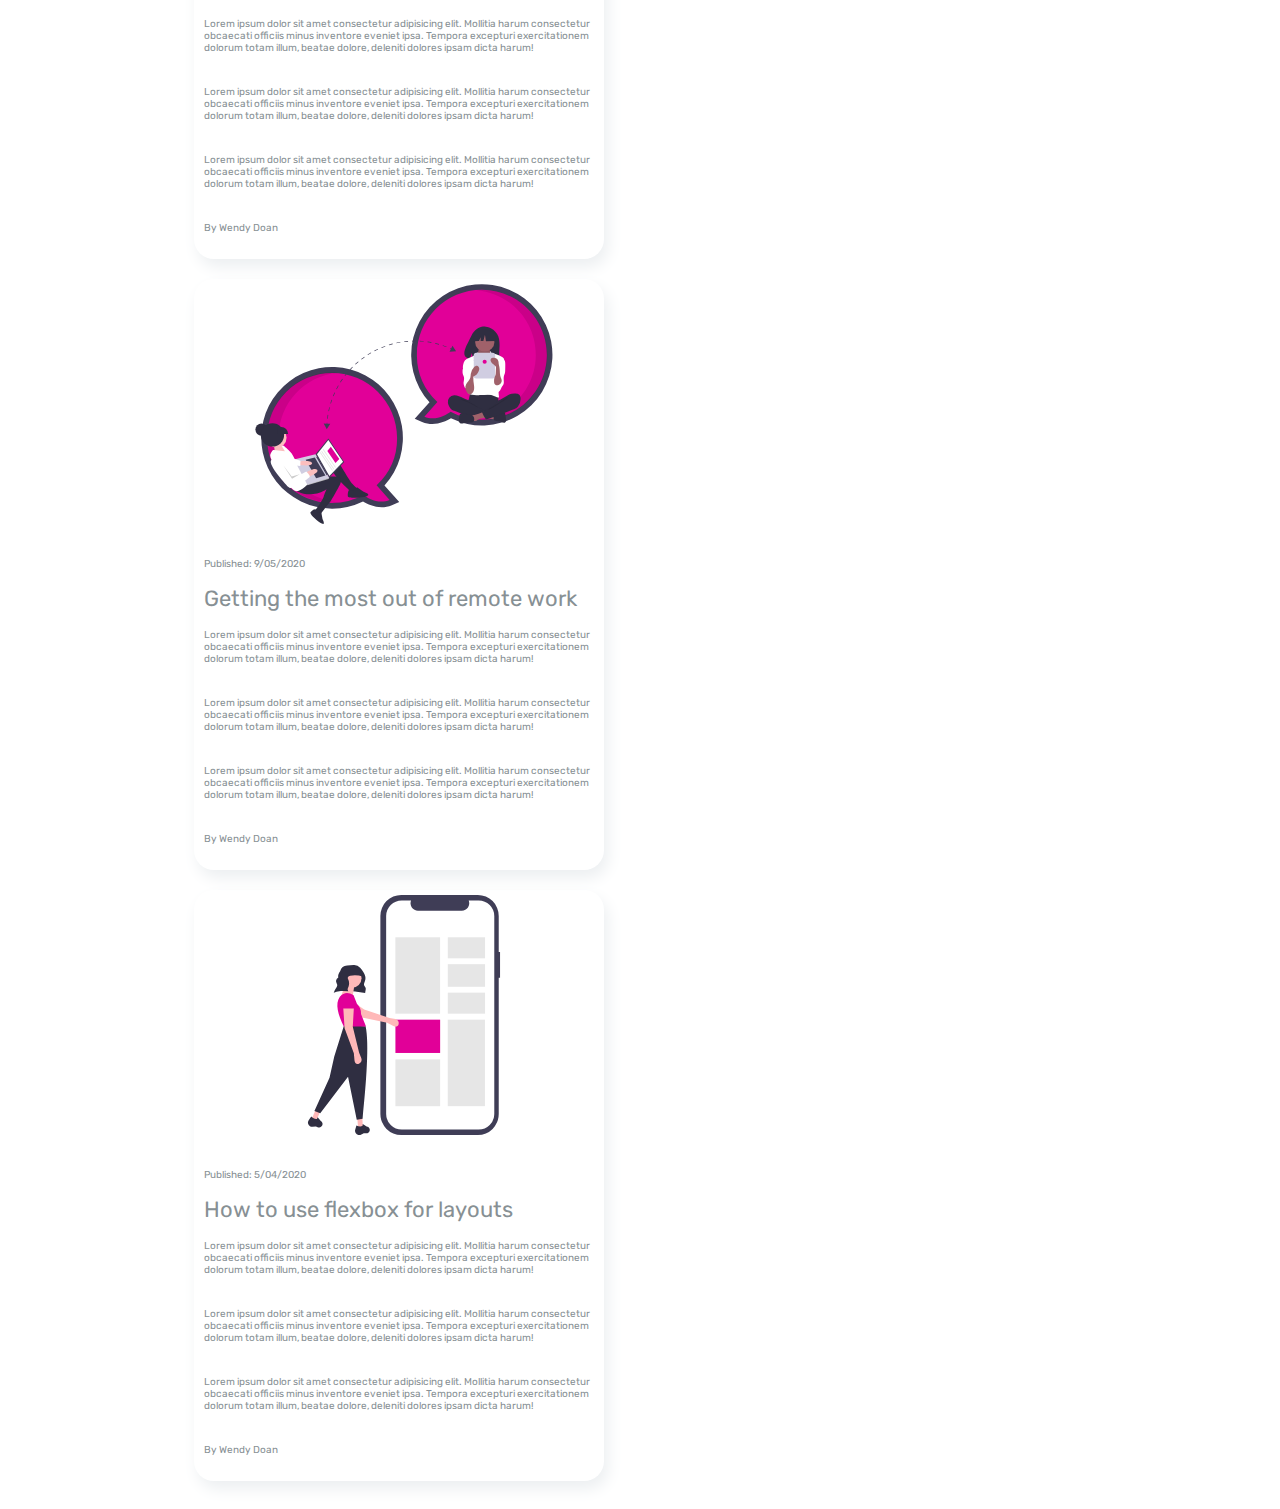
<file: src/blog.html>
<!DOCTYPE html> 
<html>
    <head>
        <title>Blog</title>
            <meta name="viewport" content="width=device-width, initial-scale=1.0">
            <link rel="stylesheet" href="style.css">
            <link rel='stylesheet' href='https://fonts.googleapis.com/css?family=Rubik:light300,400|Raleway|Gotu '>
            <link rel="stylesheet" href="https://use.fontawesome.com/releases/v5.13.0/css/all.css">
    </head>
        <body>
            <div class="container">
                <h1 class="logo"><a href="index.html"> < / wendywebdev > </a></h1>
                <nav class="nav-bar">
                    <ul>
                        <li><a href="about.html">What I do</a></li>
                        <li><a href="portfolio.html">Portfolio</a></li>
                        <li><a href="blog.html">Blog</a></li>
                        <li><a href="docs/WendyDoan_CV_2019_v.1.pdf" target="_blank">Resume</a></li>
                    </ul>
                </nav>
            </div>

        <heading><h1 class="blog-heading">Blog</h1></heading>
            <div class="blog-container-main">
                <div class="blog-container">
                <div class="blog-card"><a href="#blog-200920">
                    <img class="blog-img" src="assets/blog-img/undraw_build_wireframe_u9m2.svg">
                        <div class="blog-info">
                            <div class="blog-description"> 
                                <p>Published: 20/09/2020</p>
                                <div class="blog-title">Wireframing for web developers</div>
                            </div>
                        </div>    
                </a></div>
                <div class="blog-card"><a href="#blog-310820">
                    <img class="blog-img" src="assets/blog-img/undraw_portfolio_feedback_exfk.svg">
                        <div class="blog-info">
                            <div class="blog-description"> 
                                <p>Published: 31/08/2020</p>
                                <div class="blog-title">Is your portfolio job-ready?</div>
                            </div>
                        </div>
                </a></div>
                <div class="blog-card"><a href="#blog-240620">
                    <img class="blog-img" src="assets/blog-img/undraw_file_analysis_8k9b.svg">
                        <div class="blog-info">
                            <div class="blog-description"> 
                                <p>Published: 24/06/2020</p>
                                <div class="blog-title">Making a site with just HTML & CSS</div>
                            </div>
                        </div>
                </a></div>
            </div>
            <div class="blog-container">
                <div class="blog-card"><a href="#blog-160520">
                    <img class="blog-img" src="assets/blog-img/undraw_tutorial_video_vtd1.svg">
                        <div class="blog-info">
                            <div class="blog-description"> 
                                <p>Published: 16/05/2020</p>
                                <div class="blog-title">My favourite HTML & CSS tutorials</div>
                            </div>
                        </div>
                </a></div>
                <div class="blog-card"><a href="#blog-090520">
                    <img class="blog-img" src="assets/blog-img/undraw_real_time_collaboration_c62i.svg">
                        <div class="blog-info">
                            <div class="blog-description"> 
                                <p>Published: 9/05/2020</p>
                                <div class="blog-title">Getting the most out of remote work</div>
                            </div>
                        </div>
                </a></div>
                <div class="blog-card"><a href="#blog-050420">
                    <img class="blog-img" src="assets/blog-img/undraw_mobile_feed_73bd.svg">
                        <div class="blog-info">
                            <div class="blog-description"> 
                                <p>Published: 5/04/2020</p>
                                <div class="blog-title">How to use flexbox for layouts</div>
                            </div>
                        </div>
                </a></div>
                <section>
                        <article>
                        <div class="blog-entry" id="blog-200920">
                            <img class="blog-img" src="assets/blog-img/undraw_build_wireframe_u9m2.svg" alt="wireframe-blog-img">
                                <div class="blog-info">
                                    <div class="blog-description"> 
                                        <p>By Wendy Doan</p>
                                        <p>Lorem ipsum dolor sit amet consectetur adipisicing elit. Mollitia harum consectetur obcaecati officiis minus inventore eveniet ipsa. Tempora excepturi exercitationem dolorum totam illum, beatae dolore, deleniti dolores ipsam dicta harum!</p>
                                        <p>Lorem ipsum dolor sit amet consectetur adipisicing elit. Mollitia harum consectetur obcaecati officiis minus inventore eveniet ipsa. Tempora excepturi exercitationem dolorum totam illum, beatae dolore, deleniti dolores ipsam dicta harum!</p>
                                        <p>Lorem ipsum dolor sit amet consectetur adipisicing elit. Mollitia harum consectetur obcaecati officiis minus inventore eveniet ipsa. Tempora excepturi exercitationem dolorum totam illum, beatae dolore, deleniti dolores ipsam dicta harum!</p>
                                        <div class="blog-title">Wireframing for web developers</div>
                                        <p>Published: 20/09/2020</p>
                                    </div>
                            </div>
                        </div>
                    </article>
                    <article>
                        <div class="blog-entry" id="blog-310820">
                            <img class="blog-img" src="assets/blog-img/undraw_portfolio_feedback_exfk.svg" alt="portfolio-blog-img">
                                <div class="blog-info">
                                    <div class="blog-description"> 
                                        <p>By Wendy Doan</p>
                                        <p>Lorem ipsum dolor sit amet consectetur adipisicing elit. Mollitia harum consectetur obcaecati officiis minus inventore eveniet ipsa. Tempora excepturi exercitationem dolorum totam illum, beatae dolore, deleniti dolores ipsam dicta harum!</p>
                                        <p>Lorem ipsum dolor sit amet consectetur adipisicing elit. Mollitia harum consectetur obcaecati officiis minus inventore eveniet ipsa. Tempora excepturi exercitationem dolorum totam illum, beatae dolore, deleniti dolores ipsam dicta harum!</p>
                                        <p>Lorem ipsum dolor sit amet consectetur adipisicing elit. Mollitia harum consectetur obcaecati officiis minus inventore eveniet ipsa. Tempora excepturi exercitationem dolorum totam illum, beatae dolore, deleniti dolores ipsam dicta harum!</p>
                                        <div class="blog-title">Is you portfolio job-ready?</div>
                                        <p>Published: 31/08/2020</p>
                                    </div>
                            </div>
                        </div>
                    </article>
                        <article>
                        <div class="blog-entry" id="blog-240620">
                            <img class="blog-img" src="assets/blog-img/undraw_file_analysis_8k9b.svg" alt="file-analysis-blog-img">
                                <div class="blog-info">
                                    <div class="blog-description"> 
                                        <p>By Wendy Doan</p>
                                        <p>Lorem ipsum dolor sit amet consectetur adipisicing elit. Mollitia harum consectetur obcaecati officiis minus inventore eveniet ipsa. Tempora excepturi exercitationem dolorum totam illum, beatae dolore, deleniti dolores ipsam dicta harum!</p>
                                        <p>Lorem ipsum dolor sit amet consectetur adipisicing elit. Mollitia harum consectetur obcaecati officiis minus inventore eveniet ipsa. Tempora excepturi exercitationem dolorum totam illum, beatae dolore, deleniti dolores ipsam dicta harum!</p>
                                        <p>Lorem ipsum dolor sit amet consectetur adipisicing elit. Mollitia harum consectetur obcaecati officiis minus inventore eveniet ipsa. Tempora excepturi exercitationem dolorum totam illum, beatae dolore, deleniti dolores ipsam dicta harum!</p>
                                        <div class="blog-title">Making a site with just HTML & CSS</div>
                                        <p>Published: 24/06/2020</p>
                                    </div>
                            </div>
                        </div>
                    </article>
                        <article>
                        <div class="blog-entry" id="blog-160520">
                            <img class="blog-img" src="assets/blog-img/undraw_tutorial_video_vtd1.svg" alt="html-css-tutorials-blog-img">
                                <div class="blog-info">
                                    <div class="blog-description"> 
                                        <p>By Wendy Doan</p>
                                        <p>Lorem ipsum dolor sit amet consectetur adipisicing elit. Mollitia harum consectetur obcaecati officiis minus inventore eveniet ipsa. Tempora excepturi exercitationem dolorum totam illum, beatae dolore, deleniti dolores ipsam dicta harum!</p>
                                        <p>Lorem ipsum dolor sit amet consectetur adipisicing elit. Mollitia harum consectetur obcaecati officiis minus inventore eveniet ipsa. Tempora excepturi exercitationem dolorum totam illum, beatae dolore, deleniti dolores ipsam dicta harum!</p>
                                        <p>Lorem ipsum dolor sit amet consectetur adipisicing elit. Mollitia harum consectetur obcaecati officiis minus inventore eveniet ipsa. Tempora excepturi exercitationem dolorum totam illum, beatae dolore, deleniti dolores ipsam dicta harum!</p>
                                        <div class="blog-title">My favourite HTML & CSS tutorials </div>
                                        <p>Published: 16/05/2020</p>
                                    </div>
                            </div>
                        </div>
                    </article>
                        <article>
                        <div class="blog-entry" id="blog-090520">
                            <img class="blog-img" src="assets/blog-img/undraw_real_time_collaboration_c62i.svg" alt="remote-work--img">
                                <div class="blog-info">
                                    <div class="blog-description"> 
                                        <p>By Wendy Doan</p>
                                        <p>Lorem ipsum dolor sit amet consectetur adipisicing elit. Mollitia harum consectetur obcaecati officiis minus inventore eveniet ipsa. Tempora excepturi exercitationem dolorum totam illum, beatae dolore, deleniti dolores ipsam dicta harum!</p>
                                        <p>Lorem ipsum dolor sit amet consectetur adipisicing elit. Mollitia harum consectetur obcaecati officiis minus inventore eveniet ipsa. Tempora excepturi exercitationem dolorum totam illum, beatae dolore, deleniti dolores ipsam dicta harum!</p>
                                        <p>Lorem ipsum dolor sit amet consectetur adipisicing elit. Mollitia harum consectetur obcaecati officiis minus inventore eveniet ipsa. Tempora excepturi exercitationem dolorum totam illum, beatae dolore, deleniti dolores ipsam dicta harum!</p>
                                        <div class="blog-title">Getting the most out of remote work</div>
                                        <p>Published: 9/05/2020</p>
                                    </div>
                            </div>
                        </div>
                    </article>
                        <article>
                            <div class="blog-entry" id="blog-050420">
                                <img class="blog-img" src="assets/blog-img/undraw_mobile_feed_73bd.svg" alt="mobile-feed-blog-img">
                                    <div class="blog-info">
                                        <div class="blog-description"> 
                                            <p>By Wendy Doan</p>
                                            <p>Lorem ipsum dolor sit amet consectetur adipisicing elit. Mollitia harum consectetur obcaecati officiis minus inventore eveniet ipsa. Tempora excepturi exercitationem dolorum totam illum, beatae dolore, deleniti dolores ipsam dicta harum!</p>
                                            <p>Lorem ipsum dolor sit amet consectetur adipisicing elit. Mollitia harum consectetur obcaecati officiis minus inventore eveniet ipsa. Tempora excepturi exercitationem dolorum totam illum, beatae dolore, deleniti dolores ipsam dicta harum!</p>
                                            <p>Lorem ipsum dolor sit amet consectetur adipisicing elit. Mollitia harum consectetur obcaecati officiis minus inventore eveniet ipsa. Tempora excepturi exercitationem dolorum totam illum, beatae dolore, deleniti dolores ipsam dicta harum!</p>
                                            <div class="blog-title">How to use flexbox for layouts</div>
                                            <p>Published: 5/04/2020</p>
                                        </div>
                                </div>
                            </div>
                    </article>
                </section>
        
            <footer>   
                <div class="footer-social-menu">
                    <ul>
                        <li><a href="https://www.linkedin.com/in/wendyworks/"><i class="fab fa-linkedin"></i></a></li>
                        <li><a href="https://medium.com/@wendydoan"><i class="fab fa-medium"></i></a></li>
                        <li><a href="https://github.com/wendycodeworks"><i class="fab fa-github"></i></a></li>
                        <li><a href="#"><i class="fab fa-discord"></i></a></li>
                        <li><a href="https://www.instagram.com/wendyworks_/"><i class="fab fa-instagram"></i></a></li>
                    </ul>
                    <p>&copy; wendycodeworks </p>
                </div>
            
            </footer>
</html>
</file>
<file: style.css>
:root{
    box-sizing: border-box;
    --main-theme-accent-color:  #E10098;
    --main-theme-dark-accent-color:  #3f3d56;
    --main-theme-secondary-color: #2F2E41;
    --main-theme-tertiary-color: #D0CDE1;
    --main-theme-h1: 50px;
    --main-theme-h2: 40px;
    --main-theme-h3: 25px;
    
}

/* -------------------------------------------------General Styles---------------------------------------------------------------- */

html {
        scroll-behavior: smooth;
}

body {
    font-family: 'Rubik';
    font-size: 7px;
}

.container {
    display: flex;
    justify-content: space-between;
    flex-wrap: wrap;
    max-width: 100%;
    /* background-color: blue; */
}

.logo {
    display: inline-block;
    /* background-color: aliceblue; */
    font-family: 'Rubik';
    padding: 5px;
    margin: 16px;
}

.logo a {
    text-decoration: none;
    color: black;
}

.logo a:hover {
    text-decoration: none;
    letter-spacing: 1.5px;
    color: var(--main-theme-dark-accent-color);
}

.nav-bar{
    position: relative;
    display:flex;
    flex-direction: row;
    justify-content: end;
    margin: 0px;
    padding: 0px;
    /* background-color: #E10098; */
}

.nav-bar ul {
    display: flex;
    flex-wrap: wrap;
    list-style-type: none;
    margin: 0px;
    padding: 0px;
    font-weight: 300; 
    font-size: 30px;
    
}

.nav-bar li {
    font-size: 15px;
    display: inline-block;
    padding: 5px;
    margin: 1rem;
}

.nav-bar a {
    text-decoration: none;
    color: black;
}

.nav-bar ul li a:hover {
    color: var(--main-theme-accent-color);

}

.social-menu ul {
    display: flex;
    justify-content: center;
    padding: 0;
}

.social-menu ul li {
    list-style: none;
    margin: 10px;
}

.social-menu ul li .fab {
    font-size: 30px;
    line-height: 60px;
    transition: .6s;
    color: var(--main-theme-secondary-color);
}

.social-menu ul li a {
    position: relative;
    display: block;
    width: 60px;
    height: 60px;
    border-radius: 50%;
    background-color: var(--main-theme-tertiary-color);
    text-align: center;
    transition: .1s;
    /* box-shadow: 0 5px 4px rgba(0,0,0, 0.644); */
}

.social-menu ul li a:hover {
    transform: translate(0, -5px);
}

.footer-social-menu {
    display: flex;
    justify-content: space-between;
    margin: 10px 0 5px 0;
}

.footer-social-menu p {
    font-size: 10px;
    line-height: 60px;
    margin: 6px;
}

.footer-social-menu ul {
    display: flex;
    justify-content: flex-start;
    padding: 0;
}

.footer-social-menu ul li {
    list-style: none;
    margin: 6px;
}

.footer-social-menu ul li .fab {
    font-size: 15px;
    line-height: 30px;
    transition: .6s;
    color: var(--main-theme-secondary-color);
}

.footer-social-menu ul li a {
    position: relative;
    display: block;
    width: 30px;
    height: 30px;
    border-radius: 50%;
    background-color: var(--main-theme-tertiary-color);
    text-align: center;
    transition: .1s;
}

.footer-social-menu ul li a:hover {
    transform: translate(0, -5px);
}

/* -------------------------------------------------General Styles End---------------------------------------------------------------- */


/* ----------------------------------------- Home Page----------------------------------------------------- */


.home-greeting {
    margin-top: 35px;
}
.home-greeting h2, p {
    font-size: var(--main-theme-h3);
    text-align: center;
    margin: 0px;
}

.home-art {
    display: block;
    padding: 20px;
    margin-left: auto;
    margin-right: auto;
    width: 550px;
    height: auto;

}

/* ----------------------------------------- Home Page End ----------------------------------------------------- */
/* ---------------------------------------------About me---------------------------------------------- */
.about-me-heading {
    font-size: var(--main-theme-h1);
    text-align: center;

}

.about-heading svg {
    display: block;
    padding: 20px;
    margin-left: auto;
    margin-right: auto;
    width: 550px;
    height: auto;
    text-align: center;
}

.about-content-wrapper {
    display: flex;
    justify-content: center;
    flex-direction: row;
  
}

.about-content-wrapper svg {
    height: 200px;
    width: 250px;
    
}

.about-content-container {
    display: flex ;
    justify-content: center;
    flex-direction: column;    
}

.about-content-item {
    padding: 20px;
    font-size: 30px;
    text-align: center;
}
/* ---------------------------------------------About me end---------------------------------------------- */
/* ---------------------------------------------Portfolio---------------------------------------------- */
.portfolio-heading {
    font-size: var(--main-theme-h1);
    text-align: center;
}

.portfolio-content {
    display: flex;
    justify-content: center;
    align-items: center;
    flex-direction: column;
    position: relative;
    width: 450px;
    height: auto;
    padding-top: 20px;
    margin-left: auto;
    margin-right: auto;
    height: auto;
    text-align: center;
}

.portfolio-project {
    margin-bottom: 25px;
    padding-top: 20px;
    border-radius: 20%;
    box-shadow: 4px 8px 16px #eceff1;

}

.portfolio-project img {
    width: 410px;
    display: block;
    margin-left: auto;
    margin-right: auto;
    height: auto;
    text-align: center;
}

.project-details {
    width: 410px;
    height: auto;
    /* background-color: rgba(47, 46, 65, 0.575); */
    color: black;
}

.project-details h2 {
    text-align: center;
    font-size: 21px;
    margin: 0 0 2px 0;
}

.project-details p {
    text-align: center;
    font-size: 15px;
    margin: 0 0 2px 0;
    padding: 0 15px 15px 15px;
}

.project-details .fab {
    line-height: 60px;
    transition: 0.2s;
}

.project-details p a {
    position: relative;
    display: block;
    text-align: center;
    font-size: 35px;
    margin: 0 0 2px 0;
    text-align: center;
    transition: .1s;
    color: var(--main-theme-tertiary-color);
}


.project-details  a:hover {
    transform: translate(0, 5px);
    color: var(--main-theme-secondary-color);
}


/* ---------------------------------------------Portfolio end---------------------------------------------- */
/* ---------------------------------------------Blog---------------------------------------------- */
.blog-heading {
    font-size: var(--main-theme-h1);
    text-align: center;
}

.blog-container-main {
    display: flex;
    justify-content: space-evenly;
    align-items: space-evenly;
    flex-direction: column;
}

.blog-container {
    display: flex;
    justify-content: space-evenly;
    align-items: flex-start;
    flex-flow: row wrap;
}

.blog-card {
        width: 250px;
        height: auto;
        border-radius: 20px;
        cursor: pointer;
        box-shadow: 4px 8px 16px #eceff1;
        overflow: hidden;
        margin: 20px;
        margin: 20px;
      }

.blog-card a {
    text-decoration: none;
}

.blog-entry {
        width: 410px;
        height: auto;
        border-radius: 20px;
        cursor: pointer;
        box-shadow: 4px 8px 16px #eceff1;
        overflow: hidden;
        margin: 20px;
        margin: 20px;
      }
      
.blog-img {
        width: 100%;
        height: 240px;
        padding: 5px;
      }
      
.blog-info {
        padding: 5px;
      }
      
.blog-title {
        font-size: 22px;
      }
      
.blog-description {
        font-size: 12px;
        color: #879094;
        display: flex;
        width: 100%;
        justify-content: space-around;
        flex-direction: column-reverse;
        margin: 5px;
      }

.blog-description p {
        text-align: left;
        margin-top: 7px;
        font-size: 10px;
        padding: 10px 0 15px 0;
      }
    
/* ---------------------------------------------Blog end---------------------------------------------- */

/* ---------------------------------------------------------Mobile view------------------------------------------------------------------------------- */

@media screen and (max-width: 600px){

    /* general */
    .container{
    display: flex;
    justify-content: center;
    flex-flow: column wrap;
    max-width: 100%;
    box-shadow: 0px 5px 10px rgba(128, 128, 128, 0.527);
    }

    .logo {
        display: inline-block;
        font-family: 'Rubik';
        text-align: center;
        padding: 5px;
        margin: 15px 0 5px 0;
    }

    .nav-bar{
        position: relative;
        display:flex;
        flex-direction: row;
        justify-content: end;
        /* margin: -10px 0 0 0; */
        padding: 0px;
    }


    .nav-bar ul {
        display: flex;
        flex-wrap: wrap;
        list-style-type: none;
        margin: 0px;
        padding: 0px;
        font-weight: 300; 
        font-size: 15px;
    }
.nav-bar ul li {
    font-size: 15px;
    display: inline-block;
    padding: 2px;
    margin: 1rem;
}

    /* general end */

    /* Home page */
    .home-greeting {
        padding-top: 20px;
    }

    .home-art {
        width: 310px;
           
    }
    /* Home page end */

    /* About me */

    .about-me-heading {
        font-size: var(--main-theme-h2);
        text-align: center;
    
    }
    
    .about-heading svg {
        width: 310px;
       
    }
    
    .about-content-wrapper svg {
        height: 150px;
        width: 110px;
        
    }
    
    .about-content-item {
        padding: 20px;
        font-size: 30px;
        text-align: center;
        font-size: 20px;
    }

    .about-content-item p {
        font-size: 18px;
    }
    

    /* About me end */

    /* Portfolio*/
    .portfolio-content {
       width: 370px;
        
    }
    
    .portfolio-project img {
        width: 350px;
    }
    
    .project-details {
        width: 350px;
    }
    
    .project-details h2 {
        text-align: center;
        font-size: 15px;
        margin: 0 0 2px 0;
    }
    
    .project-details p {
        text-align: center;
        font-size: 10px;
        margin: 0 0 2px 0;
        padding: 0 15px 15px 15px;
    }
    
    .project-details .fab {
        line-height: 60px;
        transition: 0.2s;
    }
    
    .project-details p a {
        position: relative;
        display: block;
        text-align: center;
        font-size: 35px;
        margin: 0 0 2px 0;
        text-align: center;
        transition: .1s;
        color: var(--main-theme-tertiary-color);
    }
    
    
    .project-details  a:hover {
        transform: translate(0, 5px);
        color: var(--main-theme-secondary-color);
    }
}
</file>
<file: src/style.css>
:root{
    box-sizing: border-box;
    --main-theme-accent-color:  #E10098;
    --main-theme-dark-accent-color:  #3f3d56;
    --main-theme-secondary-color: #2F2E41;
    --main-theme-tertiary-color: #D0CDE1;
    --main-theme-h1: 50px;
    --main-theme-h2: 40px;
    --main-theme-h3: 25px;
    
}

/* -------------------------------------------------General Styles---------------------------------------------------------------- */

html {
        scroll-behavior: smooth;
}

body {
    font-family: 'Rubik';
    font-size: 7px;
}

.container {
    display: flex;
    justify-content: space-between;
    flex-wrap: wrap;
    max-width: 100%;
    /* background-color: blue; */
}

.logo {
    display: inline-block;
    /* background-color: aliceblue; */
    font-family: 'Rubik';
    padding: 5px;
    margin: 16px;
}

.logo a {
    text-decoration: none;
    color: black;
}

.logo a:hover {
    text-decoration: none;
    letter-spacing: 1.5px;
    color: var(--main-theme-dark-accent-color);
}

.nav-bar{
    position: relative;
    display:flex;
    flex-direction: row;
    justify-content: end;
    margin: 0px;
    padding: 0px;
    /* background-color: #E10098; */
}

.nav-bar ul {
    display: flex;
    flex-wrap: wrap;
    list-style-type: none;
    margin: 0px;
    padding: 0px;
    font-weight: 300; 
    font-size: 30px;
    
}

.nav-bar li {
    font-size: 15px;
    display: inline-block;
    padding: 5px;
    margin: 1rem;
}

.nav-bar a {
    text-decoration: none;
    color: black;
}

.nav-bar ul li a:hover {
    color: var(--main-theme-accent-color);

}

.social-menu ul {
    display: flex;
    justify-content: center;
    padding: 0;
}

.social-menu ul li {
    list-style: none;
    margin: 10px;
}

.social-menu ul li .fab {
    font-size: 30px;
    line-height: 60px;
    transition: .6s;
    color: var(--main-theme-secondary-color);
}

.social-menu ul li a {
    position: relative;
    display: block;
    width: 60px;
    height: 60px;
    border-radius: 50%;
    background-color: var(--main-theme-tertiary-color);
    text-align: center;
    transition: .1s;
    /* box-shadow: 0 5px 4px rgba(0,0,0, 0.644); */
}

.social-menu ul li a:hover {
    transform: translate(0, -5px);
}

.footer-social-menu {
    display: flex;
    justify-content: space-between;
    margin: 10px 0 5px 0;
}

.footer-social-menu p {
    font-size: 10px;
    line-height: 60px;
    margin: 6px;
}

.footer-social-menu ul {
    display: flex;
    justify-content: flex-start;
    padding: 0;
}

.footer-social-menu ul li {
    list-style: none;
    margin: 6px;
}

.footer-social-menu ul li .fab {
    font-size: 15px;
    line-height: 30px;
    transition: .6s;
    color: var(--main-theme-secondary-color);
}

.footer-social-menu ul li a {
    position: relative;
    display: block;
    width: 30px;
    height: 30px;
    border-radius: 50%;
    background-color: var(--main-theme-tertiary-color);
    text-align: center;
    transition: .1s;
}

.footer-social-menu ul li a:hover {
    transform: translate(0, -5px);
}

/* -------------------------------------------------General Styles End---------------------------------------------------------------- */


/* ----------------------------------------- Home Page----------------------------------------------------- */


.home-greeting {
    margin-top: 35px;
}
.home-greeting h2, p {
    font-size: var(--main-theme-h3);
    text-align: center;
    margin: 0px;
}

.home-art {
    display: block;
    padding: 20px;
    margin-left: auto;
    margin-right: auto;
    width: 550px;
    height: auto;

}

/* ----------------------------------------- Home Page End ----------------------------------------------------- */
/* ---------------------------------------------About me---------------------------------------------- */
.about-me-heading {
    font-size: var(--main-theme-h1);
    text-align: center;

}

.about-heading svg {
    display: block;
    padding: 20px;
    margin-left: auto;
    margin-right: auto;
    width: 550px;
    height: auto;
    text-align: center;
}

.about-content-wrapper {
    display: flex;
    justify-content: center;
    flex-direction: row;
  
}

.about-content-wrapper svg {
    height: 200px;
    width: 250px;
    
}

.about-content-container {
    display: flex ;
    justify-content: center;
    flex-direction: column;    
}

.about-content-item {
    padding: 20px;
    font-size: 30px;
    text-align: center;
}
/* ---------------------------------------------About me end---------------------------------------------- */
/* ---------------------------------------------Portfolio---------------------------------------------- */
.portfolio-heading {
    font-size: var(--main-theme-h1);
    text-align: center;
}

.portfolio-content {
    display: flex;
    justify-content: center;
    align-items: center;
    flex-direction: column;
    position: relative;
    width: 450px;
    height: auto;
    padding-top: 20px;
    margin-left: auto;
    margin-right: auto;
    height: auto;
    text-align: center;
}

.portfolio-project {
    margin-bottom: 25px;
    padding-top: 20px;
    border-radius: 20%;
    box-shadow: 4px 8px 16px #eceff1;

}

.portfolio-project img {
    width: 410px;
    display: block;
    margin-left: auto;
    margin-right: auto;
    height: auto;
    text-align: center;
}

.project-details {
    width: 410px;
    height: auto;
    /* background-color: rgba(47, 46, 65, 0.575); */
    color: black;
}

.project-details h2 {
    text-align: center;
    font-size: 21px;
    margin: 0 0 2px 0;
}

.project-details p {
    text-align: center;
    font-size: 15px;
    margin: 0 0 2px 0;
    padding: 0 15px 15px 15px;
}

.project-details .fab {
    line-height: 60px;
    transition: 0.2s;
}

.project-details p a {
    position: relative;
    display: block;
    text-align: center;
    font-size: 35px;
    margin: 0 0 2px 0;
    text-align: center;
    transition: .1s;
    color: var(--main-theme-tertiary-color);
}


.project-details  a:hover {
    transform: translate(0, 5px);
    color: var(--main-theme-secondary-color);
}


/* ---------------------------------------------Portfolio end---------------------------------------------- */
/* ---------------------------------------------Blog---------------------------------------------- */
.blog-heading {
    font-size: var(--main-theme-h1);
    text-align: center;
}

.blog-container-main {
    display: flex;
    justify-content: space-evenly;
    align-items: space-evenly;
    flex-direction: column;
}

.blog-container {
    display: flex;
    justify-content: space-evenly;
    align-items: flex-start;
    flex-flow: row wrap;
}

.blog-card {
        width: 250px;
        height: auto;
        border-radius: 20px;
        cursor: pointer;
        box-shadow: 4px 8px 16px #eceff1;
        overflow: hidden;
        margin: 20px;
        margin: 20px;
      }

.blog-card a {
    text-decoration: none;
}

.blog-entry {
        width: 410px;
        height: auto;
        border-radius: 20px;
        cursor: pointer;
        box-shadow: 4px 8px 16px #eceff1;
        overflow: hidden;
        margin: 20px;
        margin: 20px;
      }
      
.blog-img {
        width: 100%;
        height: 240px;
        padding: 5px;
      }
      
.blog-info {
        padding: 5px;
      }
      
.blog-title {
        font-size: 22px;
      }
      
.blog-description {
        font-size: 12px;
        color: #879094;
        display: flex;
        width: 100%;
        justify-content: space-around;
        flex-direction: column-reverse;
        margin: 5px;
      }

.blog-description p {
        text-align: left;
        margin-top: 7px;
        font-size: 10px;
        padding: 10px 0 15px 0;
      }
    
/* ---------------------------------------------Blog end---------------------------------------------- */

/* ---------------------------------------------------------Mobile view------------------------------------------------------------------------------- */

@media screen and (max-width: 600px){

    /* general */
    .container{
    display: flex;
    justify-content: center;
    flex-flow: column wrap;
    max-width: 100%;
    box-shadow: 0px 5px 10px rgba(128, 128, 128, 0.527);
    }

    .logo {
        display: inline-block;
        font-family: 'Rubik';
        text-align: center;
        padding: 5px;
        margin: 15px 0 5px 0;
    }

    .nav-bar{
        position: relative;
        display:flex;
        flex-direction: row;
        justify-content: end;
        /* margin: -10px 0 0 0; */
        padding: 0px;
    }


    .nav-bar ul {
        display: flex;
        flex-wrap: wrap;
        list-style-type: none;
        margin: 0px;
        padding: 0px;
        font-weight: 300; 
        font-size: 15px;
    }
.nav-bar ul li {
    font-size: 15px;
    display: inline-block;
    padding: 2px;
    margin: 1rem;
}

    /* general end */

    /* Home page */
    .home-art {
        width: 310px;
           
    }
    /* Home page end */

    /* About me */

    .about-me-heading {
        font-size: var(--main-theme-h2);
        text-align: center;
    
    }
    
    .about-heading svg {
        width: 310px;
       
    }
    
    .about-content-wrapper svg {
        height: 150px;
        width: 110px;
        
    }
    
    .about-content-item {
        padding: 20px;
        font-size: 30px;
        text-align: center;
        font-size: 20px;
    }

    .about-content-item p {
        font-size: 18px;
    }
    

    /* About me end */

    /* Portfolio*/
    .portfolio-content {
       width: 370px;
        
    }
    
    .portfolio-project img {
        width: 350px;
    }
    
    .project-details {
        width: 350px;
    }
    
    .project-details h2 {
        text-align: center;
        font-size: 15px;
        margin: 0 0 2px 0;
    }
    
    .project-details p {
        text-align: center;
        font-size: 10px;
        margin: 0 0 2px 0;
        padding: 0 15px 15px 15px;
    }
    
    .project-details .fab {
        line-height: 60px;
        transition: 0.2s;
    }
    
    .project-details p a {
        position: relative;
        display: block;
        text-align: center;
        font-size: 35px;
        margin: 0 0 2px 0;
        text-align: center;
        transition: .1s;
        color: var(--main-theme-tertiary-color);
    }
    
    
    .project-details  a:hover {
        transform: translate(0, 5px);
        color: var(--main-theme-secondary-color);
    }
}
</file>
